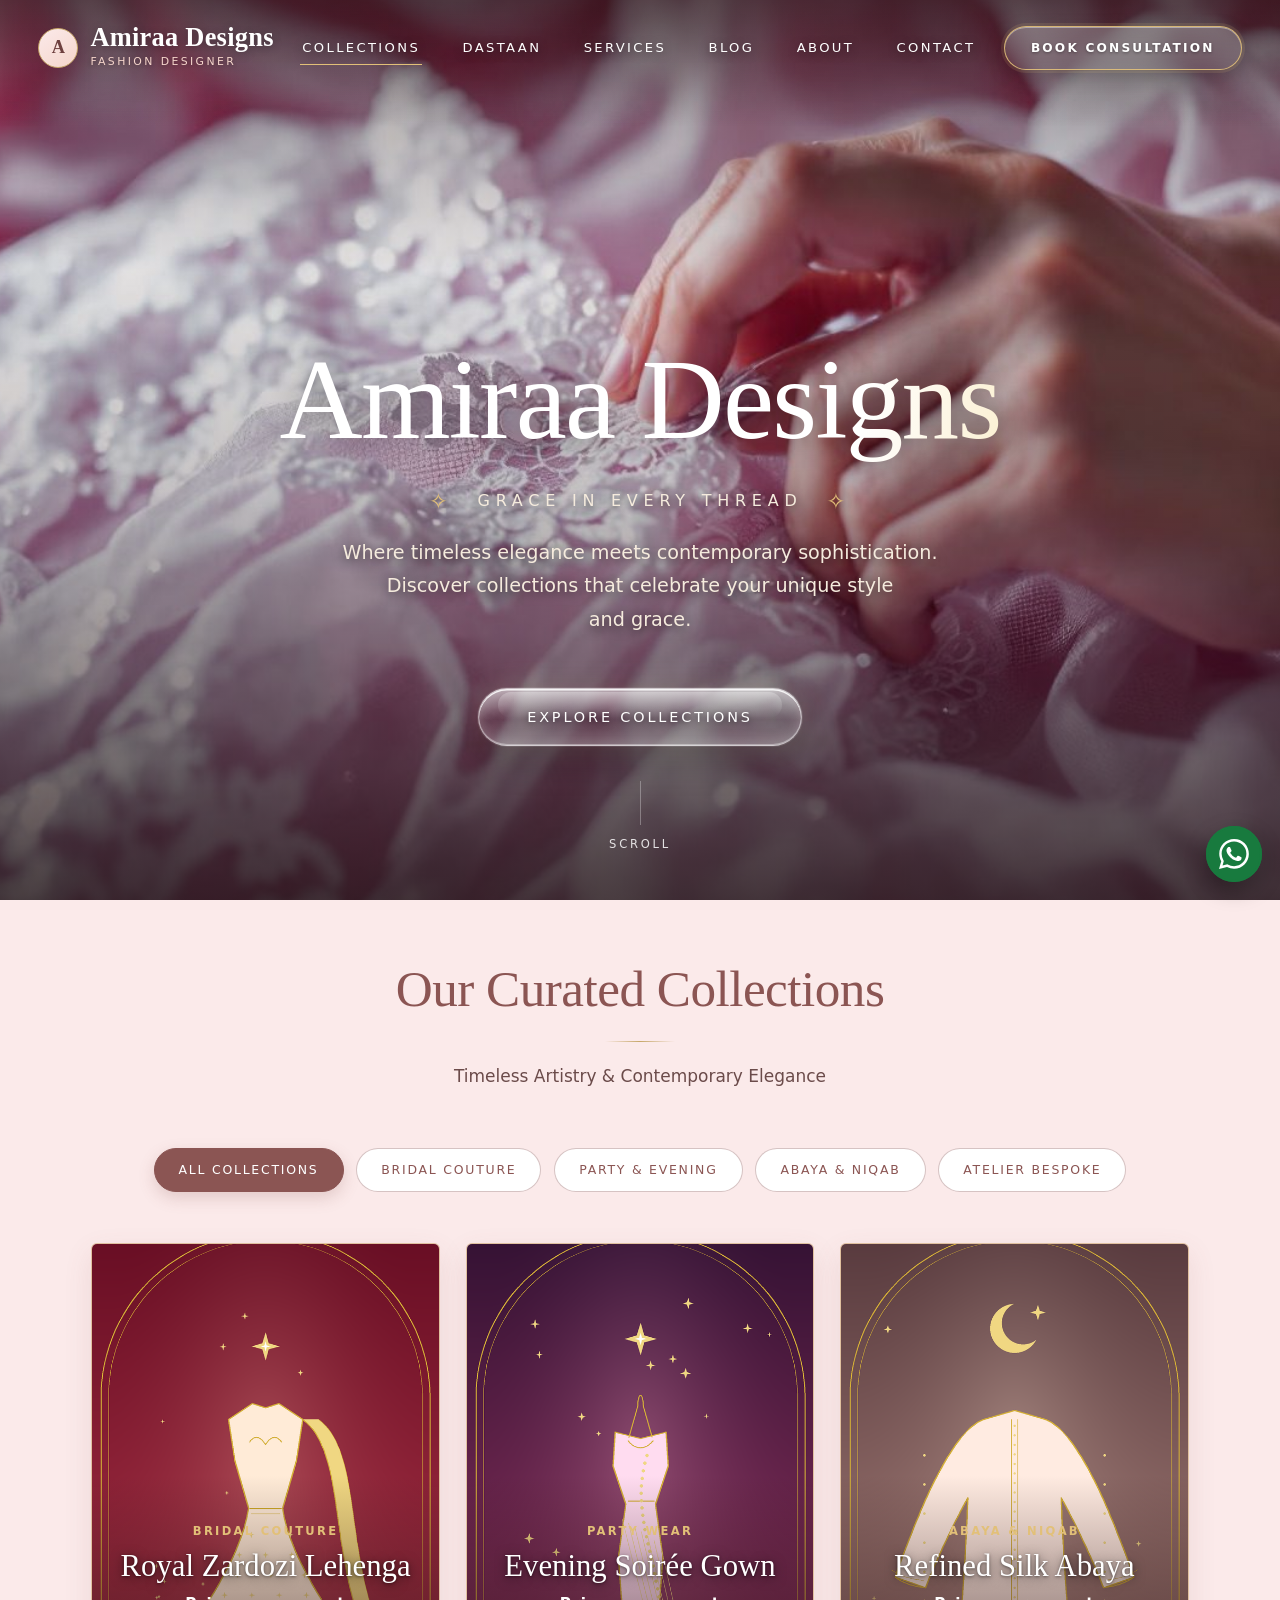
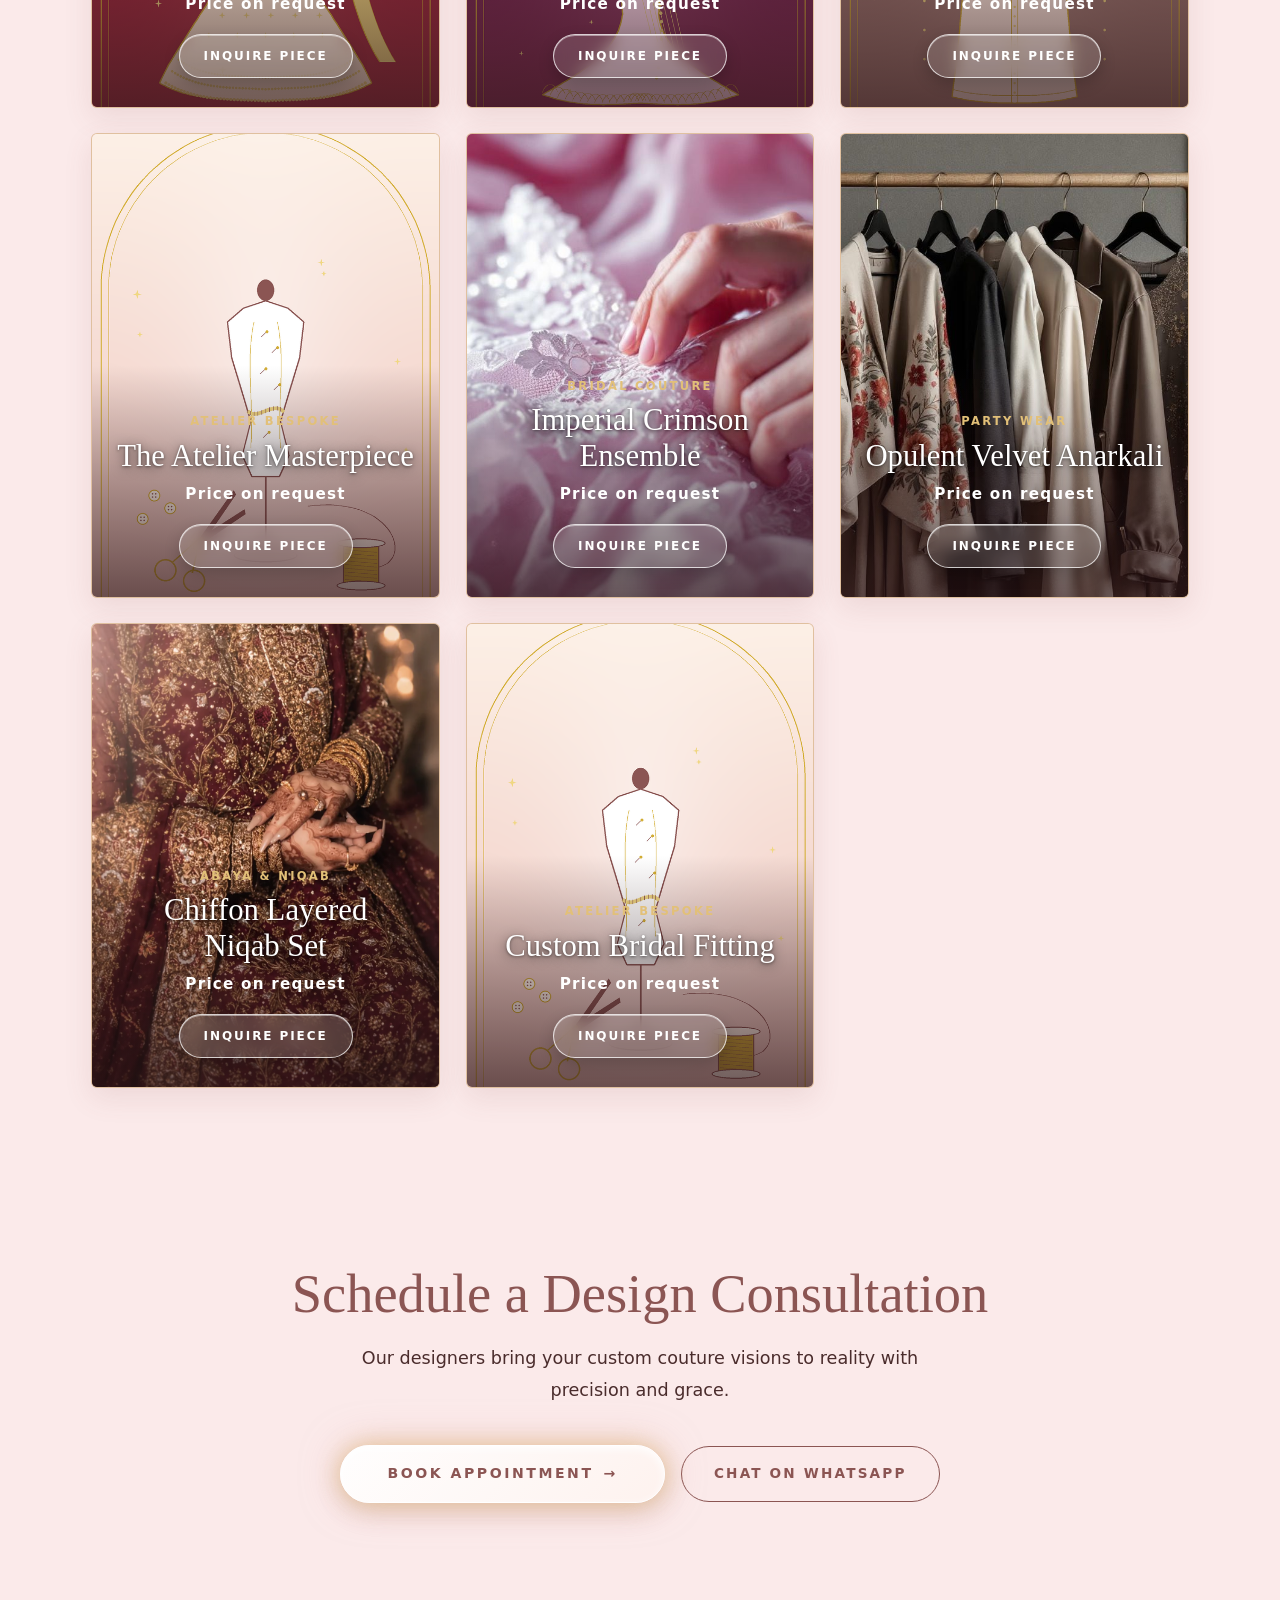
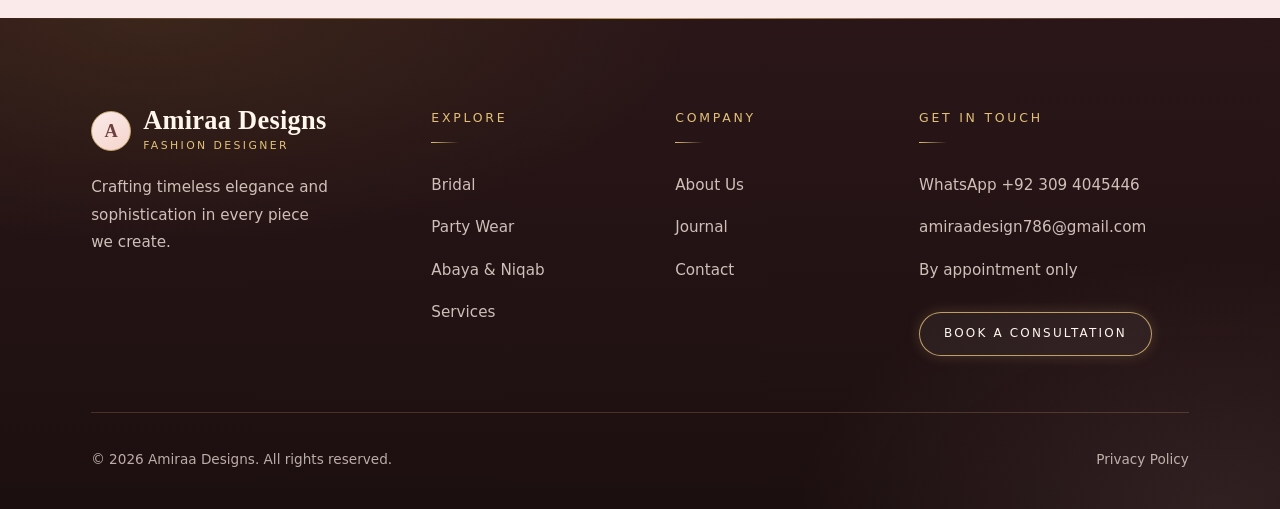
<file: index.html>
<!DOCTYPE html>
<html lang="en">

<head>
  <meta charset="UTF-8" />
  <meta http-equiv="Content-Security-Policy" content="default-src 'self'; script-src 'self'; style-src 'self' 'unsafe-inline' https://fonts.googleapis.com; font-src https://fonts.gstatic.com; img-src 'self' data:; connect-src 'self'; form-action 'self'; base-uri 'self'; object-src 'none'" />
  <meta property="og:type" content="website" />
  <meta property="og:site_name" content="Amiraa Designs" />
  <meta property="og:title" content="Curated Collections – Amiraa Designs | Bridal, Party & Modest Wear" />
  <meta property="og:description" content="Explore the exquisite collections at Amiraa Designs. From luxurious bridal gowns to sophisticated party wear and refined abayas, find your perfect expression of grace." />
  <meta property="og:image" content="https://YOUR-DOMAIN.com/images/imperial-crimson-ensemble.jpg" />
  <meta property="og:url" content="https://YOUR-DOMAIN.com/" />
  <meta name="twitter:card" content="summary_large_image" />
  <link rel="icon" href="favicon.svg" type="image/svg+xml" />
  <meta name="viewport" content="width=device-width, initial-scale=1.0" />
  <meta name="theme-color" content="#8B5553" />
  <meta name="description" content="Explore the exquisite collections at Amiraa Designs. From luxurious bridal gowns to sophisticated party wear and refined abayas, find your perfect expression of grace." />
  <meta name="keywords" content="bridal collection, party wear fashion, luxury abayas, designer niqabs, modest fashion collections, Amiraa Designs" />
  <title>Curated Collections – Amiraa Designs | Bridal, Party & Modest Wear</title>
  <link rel="preconnect" href="https://fonts.googleapis.com">
  <link rel="preconnect" href="https://fonts.gstatic.com" crossorigin>
  <link href="https://fonts.googleapis.com/css2?family=Playfair+Display:ital,wght@0,400;0,500;0,600;0,700;1,400&family=Poppins:wght@300;400;500;600&display=swap" rel="stylesheet">
  <link rel="preload" as="image" href="images/imperial-crimson-ensemble.jpg" fetchpriority="high">
  <link rel="stylesheet" href="assets/css/style.css">
  <link rel="stylesheet" href="assets/css/fx.css">
  <noscript><style>/*ReduceNoJs*/#splash-screen{display:none !important}body.no-scroll{overflow:auto}.reveal{opacity:1 !important;transform:none !important}.hero-content,.hero-title,.hero-subtitle,.hero-desc,.hero-scroll{opacity:1 !important;transform:none !important}</style></noscript>
</head>

<body class="no-scroll">
  <a class="skip-link" href="#main">Skip to content</a>

  <!-- ── SPLASH SCREEN ── -->
  <div id="splash-screen" aria-hidden="true">
    <div class="sparkle-bg"></div>
    <div class="splash-content">
      <div class="splash-logo">Amiraa Designs</div>
      <p class="splash-tagline">Grace in Every Thread</p>
    </div>
    <div class="lehnga-border">
      <svg viewBox="0 0 200 60" aria-hidden="true" focusable="false">
        <defs><linearGradient id="luxeGrad" x1="0" y1="0" x2="1" y2="0"><stop offset="0%" stop-color="#d4af37"/><stop offset="50%" stop-color="#8B5553"/><stop offset="100%" stop-color="#d4af37"/></linearGradient></defs>
        <path d="M0 30 Q 50 0, 100 30 T 200 30" fill="none" stroke="url(#luxeGrad)" stroke-width="1.5"/>
      </svg>
    </div>
  </div>

  <!-- ── NAV ── -->
  <nav id="navbar" aria-label="Main">
    <a href="index.html" class="nav-logo" aria-label="Amiraa Designs – home">
      <span class="nav-logo-icon" aria-hidden="true">A</span>
      <span class="nav-logo-text">
        <strong>Amiraa Designs</strong>
        <span>Fashion Designer</span>
      </span>
    </a>
    <ul class="nav-links">
      <li><a href="index.html" class="active" aria-current="page">Collections</a></li>
      <li><a href="home.html">Dastaan</a></li>
      <li><a href="services.html">Services</a></li>
      <li><a href="blog.html">Blog</a></li>
      <li><a href="about.html">About</a></li>
      <li><a href="contact.html">Contact</a></li>
    </ul>
    <div class="nav-actions">
      <a href="contact.html" class="nav-btn-cta">Book Consultation</a>
      <button class="hamburger" id="hamburger" type="button" aria-label="Open menu" aria-controls="mobileMenu" aria-expanded="false">
        <span></span><span></span><span></span>
      </button>
    </div>
  </nav>

  <div class="mobile-menu" id="mobileMenu" role="region" aria-label="Menu">
    <a href="index.html" aria-current="page">Collections</a>
    <a href="home.html">Dastaan</a>
    <a href="services.html">Services</a>
    <a href="blog.html">Blog</a>
    <a href="about.html">About</a>
    <a href="contact.html">Contact</a>
    <a href="contact.html" class="btn-light">
      <span class="btn-text">Book Consultation <span class="arrow">→</span></span>
    </a>
  </div>

  <main id="main">
  <!-- ── HERO ── -->
  <section id="hero" aria-label="Welcome">
    <div class="sparkle-bg" aria-hidden="true"></div>
    <div class="hero-bg slide-1" aria-hidden="true"></div>
    <div class="hero-bg slide-2" aria-hidden="true"></div>
    <div class="hero-overlay" aria-hidden="true"></div>

    <div class="hero-content">
      <h1 class="hero-title">Amiraa Designs</h1>
      <p class="hero-subtitle">Grace in Every Thread</p>
      <p class="hero-desc">Where timeless elegance meets contemporary sophistication. Discover collections that
        celebrate your unique style and grace.</p>
      <a href="#collections-list" class="btn-primary">
        <span class="btn-text">Explore Collections</span>
        <span class="sparkle-container" aria-hidden="true"><span class="sparkle"></span><span class="sparkle"></span><span class="sparkle"></span><span class="sparkle"></span><span class="sparkle"></span><span class="sparkle"></span><span class="sparkle"></span><span class="sparkle"></span></span>
      </a>
      <div class="hero-scroll" aria-hidden="true">
        <div class="scroll-line"></div>
        <span>Scroll</span>
      </div>
    </div>
  </section>

  <section id="collections-list" aria-labelledby="collections-title">
    <div class="container">
      <div class="section-head reveal">
        <h2 id="collections-title">Our Curated Collections</h2>
        <div class="ornament" aria-hidden="true"><svg viewBox="0 0 24 24"><path d="M12 0l2 8 8 2-8 2-2 8-2-8-8-2 8-2 2-8z"/></svg></div>
        <p class="lead">Timeless Artistry &amp; Contemporary Elegance</p>
      </div>
      <div class="blog-categories reveal" role="group" aria-label="Filter collections">
        <button type="button" class="category-tag active" data-filter="all" aria-pressed="true">All Collections</button>
        <button type="button" class="category-tag" data-filter="bridal" aria-pressed="false">Bridal Couture</button>
        <button type="button" class="category-tag" data-filter="party" aria-pressed="false">Party &amp; Evening</button>
        <button type="button" class="category-tag" data-filter="modest" aria-pressed="false">Abaya &amp; Niqab</button>
        <button type="button" class="category-tag" data-filter="bespoke" aria-pressed="false">Atelier Bespoke</button>
      </div>
      <p class="sr-only" id="collectionsStatus" role="status" aria-live="polite"></p>
      <div class="collections-grid" id="collectionsGrid"><p class="collections-empty">Loading collections…</p></div>
    </div>
  </section>

  <section id="cta">
    <div class="sparkle-bg" aria-hidden="true"></div>
    <div class="container">
      <h2 class="reveal">Schedule a Design Consultation</h2>
      <p class="reveal reveal-delay-1">Our designers bring your custom couture visions to reality with precision and grace.</p>
      <div class="cta-actions reveal reveal-delay-2">
        <a href="contact.html" class="btn-light">
          <span class="btn-text">Book Appointment <span class="arrow" aria-hidden="true">→</span></span>
          <span class="sparkle-container" aria-hidden="true"><div class="sparkle"></div><div class="sparkle"></div><div class="sparkle"></div><div class="sparkle"></div><div class="sparkle"></div><div class="sparkle"></div><div class="sparkle"></div><div class="sparkle"></div><div class="sparkle"></div><div class="sparkle"></div></span>
        </a>
        <a href="https://wa.me/923094045446?text=Hello%20Amiraa%20Designs%2C%20I%20would%20like%20to%20ask%20about%20your%20designs." class="btn-ghost" target="_blank" rel="noopener noreferrer">Chat on WhatsApp<span class="sr-only"> (opens in a new tab)</span></a>
      </div>
    </div>
  </section>
</main>

  <footer>
    <div class="container">
      <div class="footer-top">
        <div class="footer-brand">
          <a href="index.html" class="nav-logo" aria-label="Amiraa Designs – home">
            <span class="nav-logo-icon" aria-hidden="true">A</span>
            <span class="nav-logo-text">
              <strong>Amiraa Designs</strong>
              <span>Fashion Designer</span>
            </span>
          </a>
          <p>Crafting timeless elegance and sophistication in every piece we create.</p>
        </div>
        <div class="footer-col">
          <h3>Explore</h3>
          <ul>
            <li><a href="index.html?cat=bridal#collections-list">Bridal</a></li>
            <li><a href="index.html?cat=party#collections-list">Party Wear</a></li>
            <li><a href="index.html?cat=modest#collections-list">Abaya &amp; Niqab</a></li>
            <li><a href="services.html">Services</a></li>
          </ul>
        </div>
        <div class="footer-col">
          <h3>Company</h3>
          <ul>
            <li><a href="about.html">About Us</a></li>
            <li><a href="blog.html">Journal</a></li>
            <li><a href="contact.html">Contact</a></li>
          </ul>
        </div>
        <div class="footer-col">
          <h3>Get in Touch</h3>
          <ul>
            <li><a href="https://wa.me/923094045446" target="_blank" rel="noopener noreferrer">WhatsApp +92 309 4045446<span class="sr-only"> (opens in a new tab)</span></a></li>
            <li><a href="mailto:amiraadesign786@gmail.com">amiraadesign786@gmail.com</a></li>
            <li><span>By appointment only</span></li>
          </ul>
          <a class="footer-cta" href="contact.html">Book a Consultation</a>
        </div>
      </div>
      <div class="footer-bottom">
        <p>© 2026 Amiraa Designs. All rights reserved.</p>
        <div class="footer-links">
          <a href="privacy.html">Privacy Policy</a>
        </div>
      </div>
    </div>
  </footer>

  <script src="assets/js/script.js"></script>
  <script src="assets/js/fx.js"></script>
  <script src="assets/js/content.js"></script>
</body>

</html>
</file>
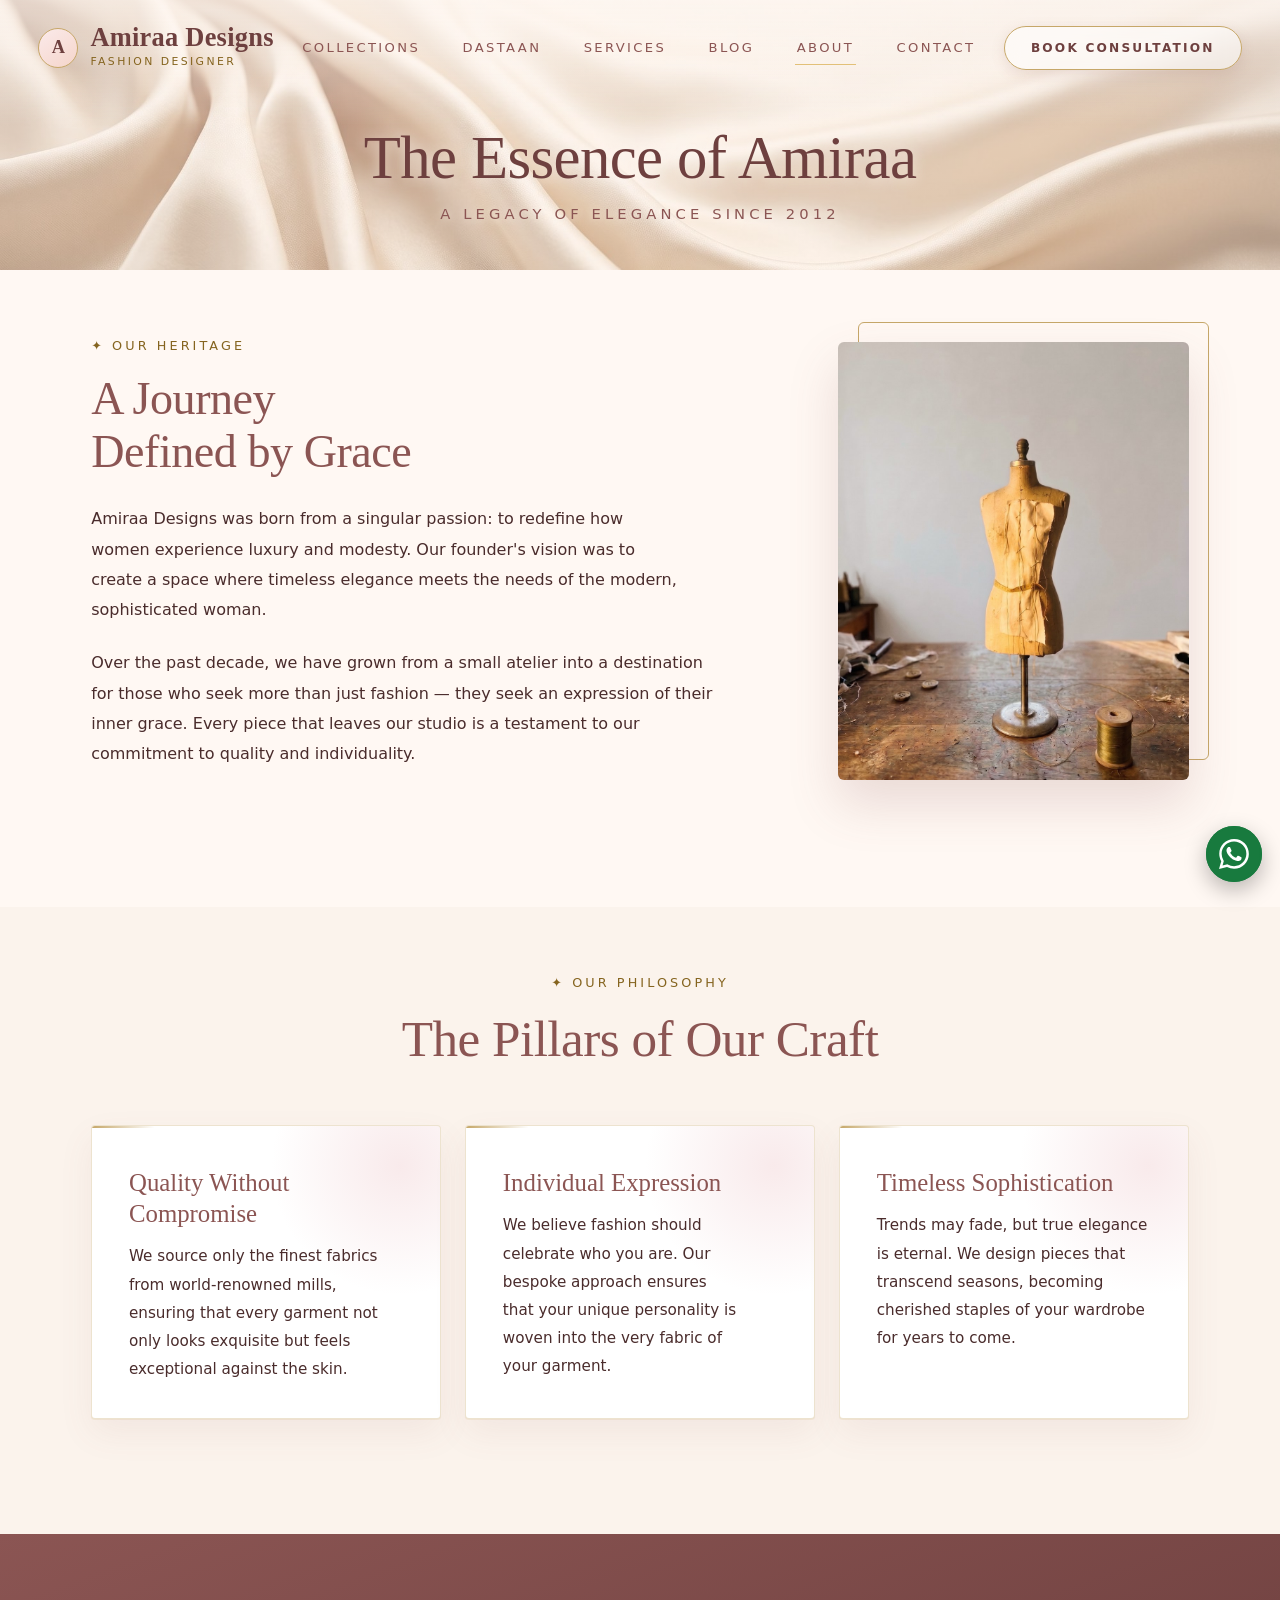
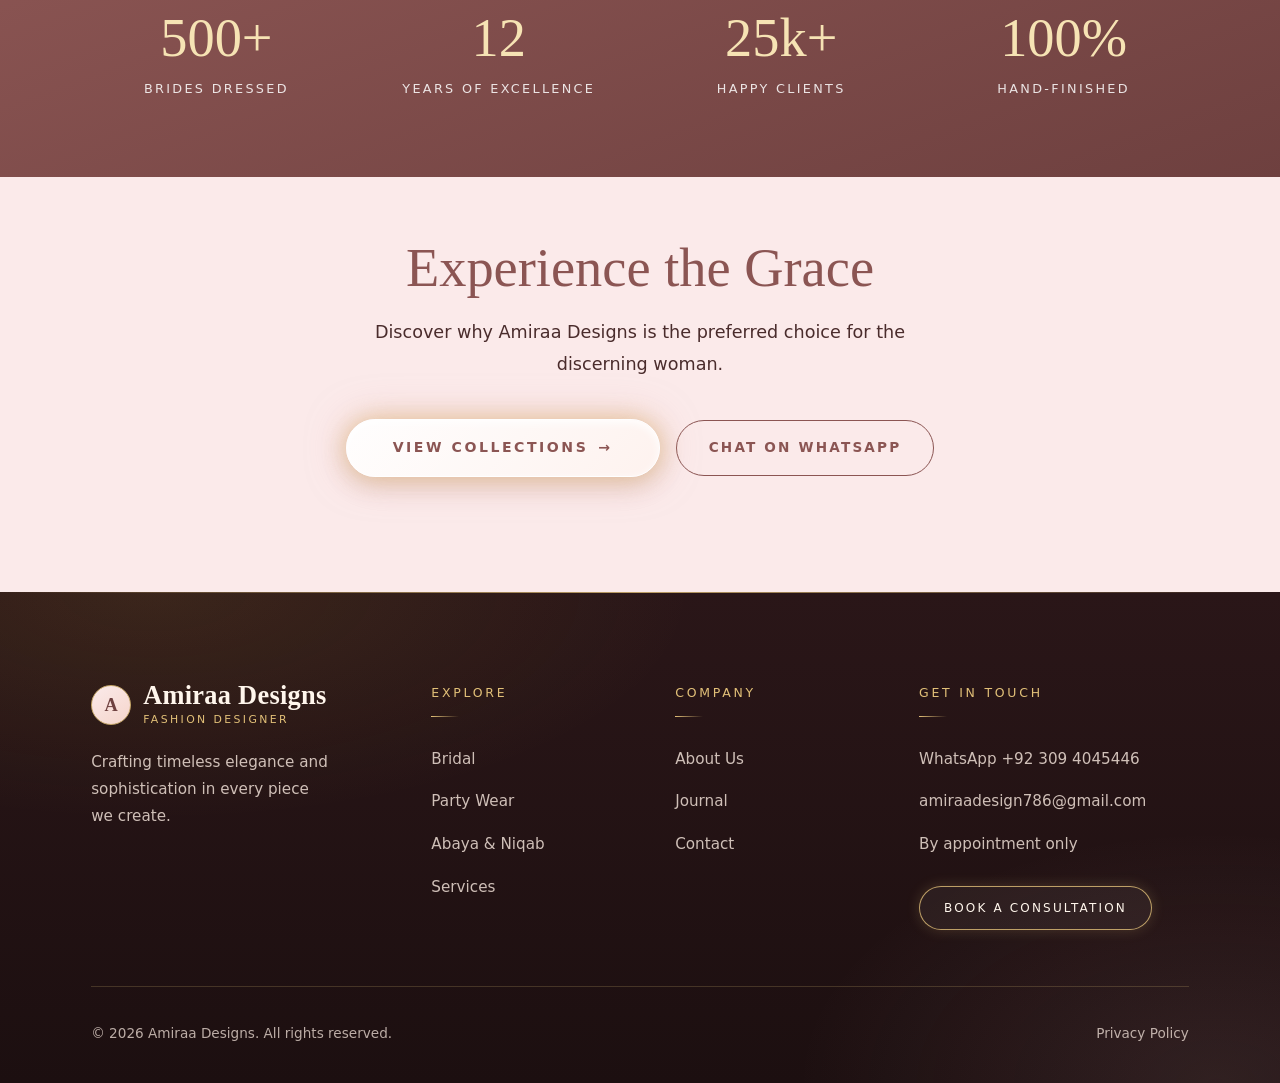
<file: about.html>
<!DOCTYPE html>
<html lang="en">

<head>
  <meta charset="UTF-8" />
  <meta http-equiv="Content-Security-Policy" content="default-src 'self'; script-src 'self'; style-src 'self' 'unsafe-inline' https://fonts.googleapis.com; font-src https://fonts.gstatic.com; img-src 'self' data:; connect-src 'self'; form-action 'self'; base-uri 'self'; object-src 'none'" />
  <meta property="og:type" content="website" />
  <meta property="og:site_name" content="Amiraa Designs" />
  <meta property="og:title" content="Our Story & Heritage – Amiraa Designs | Crafting Timeless Grace" />
  <meta property="og:description" content="Learn about the legacy of Amiraa Designs. Founded on principles of grace, quality, and timeless elegance, we create fashion that celebrates individuality." />
  <meta property="og:image" content="https://YOUR-DOMAIN.com/images/imperial-crimson-ensemble.jpg" />
  <meta property="og:url" content="https://YOUR-DOMAIN.com/about" />
  <meta name="twitter:card" content="summary_large_image" />
  <link rel="icon" href="favicon.svg" type="image/svg+xml" />
  <meta name="viewport" content="width=device-width, initial-scale=1.0" />
  <meta name="theme-color" content="#8B5553" />
  <meta name="description" content="Learn about the legacy of Amiraa Designs. Founded on principles of grace, quality, and timeless elegance, we create fashion that celebrates individuality." />
  <meta name="keywords" content="about Amiraa Designs, fashion designer story, luxury fashion brand legacy, bespoke tailoring philosophy" />
  <title>Our Story & Heritage – Amiraa Designs | Crafting Timeless Grace</title>
  <link rel="preconnect" href="https://fonts.googleapis.com">
  <link rel="preconnect" href="https://fonts.gstatic.com" crossorigin>
  <link href="https://fonts.googleapis.com/css2?family=Playfair+Display:ital,wght@0,400;0,500;0,600;0,700;1,400&family=Poppins:wght@300;400;500;600&display=swap" rel="stylesheet">
  <link rel="stylesheet" href="assets/css/style.css">
  <link rel="stylesheet" href="assets/css/fx.css">
  <noscript><style>/*ReduceNoJs*/#splash-screen{display:none !important}body.no-scroll{overflow:auto}.reveal{opacity:1 !important;transform:none !important}.hero-content,.hero-title,.hero-subtitle,.hero-desc,.hero-scroll{opacity:1 !important;transform:none !important}</style></noscript>
</head>

<body>
  <a class="skip-link" href="#main">Skip to content</a>

  <nav id="navbar" aria-label="Main">
    <a href="index.html" class="nav-logo" aria-label="Amiraa Designs – home">
      <span class="nav-logo-icon" aria-hidden="true">A</span>
      <span class="nav-logo-text">
        <strong>Amiraa Designs</strong>
        <span>Fashion Designer</span>
      </span>
    </a>
    <ul class="nav-links">
      <li><a href="index.html">Collections</a></li>
      <li><a href="home.html">Dastaan</a></li>
      <li><a href="services.html">Services</a></li>
      <li><a href="blog.html">Blog</a></li>
      <li><a href="about.html" class="active" aria-current="page">About</a></li>
      <li><a href="contact.html">Contact</a></li>
    </ul>
    <div class="nav-actions">
      <a href="contact.html" class="nav-btn-cta">Book Consultation</a>
      <button class="hamburger" id="hamburger" type="button" aria-label="Open menu" aria-controls="mobileMenu" aria-expanded="false">
        <span></span><span></span><span></span>
      </button>
    </div>
  </nav>

  <div class="mobile-menu" id="mobileMenu" role="region" aria-label="Menu">
    <a href="index.html">Collections</a>
    <a href="home.html">Dastaan</a>
    <a href="services.html">Services</a>
    <a href="blog.html">Blog</a>
    <a href="about.html" aria-current="page">About</a>
    <a href="contact.html">Contact</a>
    <a href="contact.html" class="btn-light">
      <span class="btn-text">Book Consultation <span class="arrow">→</span></span>
    </a>
  </div>

  <main id="main">

  <header class="page-header">
    <div class="page-header-bg ph-about" aria-hidden="true"></div>
    <div class="page-header-content">
      <h1 class="reveal">The Essence of Amiraa</h1>
      <p class="reveal reveal-delay-1">A Legacy of Elegance Since 2012</p>
    </div>
  </header>

  <section id="legacy" aria-labelledby="heritage-title">
    <div class="container">
      <div class="legacy-text reveal">
        <div class="label">✦ Our Heritage</div>
        <h2 id="heritage-title">A Journey Defined by Grace</h2>
        <p>Amiraa Designs was born from a singular passion: to redefine how women experience luxury and modesty. Our founder's vision was to create a space where timeless elegance meets the needs of the modern, sophisticated woman.</p>
        <p>Over the past decade, we have grown from a small atelier into a destination for those who seek more than just fashion — they seek an expression of their inner grace. Every piece that leaves our studio is a testament to our commitment to quality and individuality.</p>
      </div>
      <div class="legacy-image reveal reveal-delay-2">
        <img src="images/about-heritage.jpg" alt="Vintage dress form with pinned fabric, gold thread and buttons on a worn atelier table" width="800" height="1000" loading="lazy" decoding="async">
      </div>
    </div>
  </section>

  <section id="philosophy">
    <div class="container">
      <div class="section-head reveal">
        <div class="label">✦ Our Philosophy</div>
        <h2>The Pillars of Our Craft</h2>
      </div>
      <div class="services-grid">
        <article class="service-card reveal">
          <h3>Quality Without Compromise</h3>
          <p>We source only the finest fabrics from world-renowned mills, ensuring that every garment not only looks exquisite but feels exceptional against the skin.</p>
        </article>
        <article class="service-card reveal reveal-delay-1">
          <h3>Individual Expression</h3>
          <p>We believe fashion should celebrate who you are. Our bespoke approach ensures that your unique personality is woven into the very fabric of your garment.</p>
        </article>
        <article class="service-card reveal reveal-delay-2">
          <h3>Timeless Sophistication</h3>
          <p>Trends may fade, but true elegance is eternal. We design pieces that transcend seasons, becoming cherished staples of your wardrobe for years to come.</p>
        </article>
      </div>
    </div>
  </section>

  <section id="stats" aria-label="Amiraa Designs in numbers">
    <div class="container">
      <div class="reveal">
        <div class="stat-number">500+</div>
        <div class="stat-label">Brides Dressed</div>
      </div>
      <div class="reveal reveal-delay-1">
        <div class="stat-number">12</div>
        <div class="stat-label">Years of Excellence</div>
      </div>
      <div class="reveal reveal-delay-2">
        <div class="stat-number">25k+</div>
        <div class="stat-label">Happy Clients</div>
      </div>
      <div class="reveal reveal-delay-3">
        <div class="stat-number">100%</div>
        <div class="stat-label">Hand-Finished</div>
      </div>
    </div>
  </section>

  <section id="cta">
    <div class="sparkle-bg" aria-hidden="true"></div>
    <div class="container">
      <h2 class="reveal">Experience the Grace</h2>
      <p class="reveal reveal-delay-1">Discover why Amiraa Designs is the preferred choice for the discerning woman.</p>
      <div class="cta-actions reveal reveal-delay-2">
        <a href="index.html" class="btn-light">
          <span class="btn-text">View Collections <span class="arrow" aria-hidden="true">→</span></span>
          <span class="sparkle-container" aria-hidden="true"><div class="sparkle"></div><div class="sparkle"></div><div class="sparkle"></div><div class="sparkle"></div><div class="sparkle"></div><div class="sparkle"></div><div class="sparkle"></div><div class="sparkle"></div><div class="sparkle"></div><div class="sparkle"></div></span>
        </a>
        <a href="https://wa.me/923094045446?text=Hello%20Amiraa%20Designs%2C%20I%20would%20like%20to%20ask%20about%20your%20designs." class="btn-ghost" target="_blank" rel="noopener noreferrer">Chat on WhatsApp<span class="sr-only"> (opens in a new tab)</span></a>
      </div>
    </div>
  </section>
  </main>

  <footer>
    <div class="container">
      <div class="footer-top">
        <div class="footer-brand">
          <a href="index.html" class="nav-logo" aria-label="Amiraa Designs – home">
            <span class="nav-logo-icon" aria-hidden="true">A</span>
            <span class="nav-logo-text">
              <strong>Amiraa Designs</strong>
              <span>Fashion Designer</span>
            </span>
          </a>
          <p>Crafting timeless elegance and sophistication in every piece we create.</p>
        </div>
        <div class="footer-col">
          <h3>Explore</h3>
          <ul>
            <li><a href="index.html?cat=bridal#collections-list">Bridal</a></li>
            <li><a href="index.html?cat=party#collections-list">Party Wear</a></li>
            <li><a href="index.html?cat=modest#collections-list">Abaya &amp; Niqab</a></li>
            <li><a href="services.html">Services</a></li>
          </ul>
        </div>
        <div class="footer-col">
          <h3>Company</h3>
          <ul>
            <li><a href="about.html">About Us</a></li>
            <li><a href="blog.html">Journal</a></li>
            <li><a href="contact.html">Contact</a></li>
          </ul>
        </div>
        <div class="footer-col">
          <h3>Get in Touch</h3>
          <ul>
            <li><a href="https://wa.me/923094045446" target="_blank" rel="noopener noreferrer">WhatsApp +92 309 4045446<span class="sr-only"> (opens in a new tab)</span></a></li>
            <li><a href="mailto:amiraadesign786@gmail.com">amiraadesign786@gmail.com</a></li>
            <li><span>By appointment only</span></li>
          </ul>
          <a class="footer-cta" href="contact.html">Book a Consultation</a>
        </div>
      </div>
      <div class="footer-bottom">
        <p>© 2026 Amiraa Designs. All rights reserved.</p>
        <div class="footer-links">
          <a href="privacy.html">Privacy Policy</a>
        </div>
      </div>
    </div>
  </footer>

  <script src="assets/js/script.js"></script>
  <script src="assets/js/fx.js"></script>
</body>

</html>
</file>
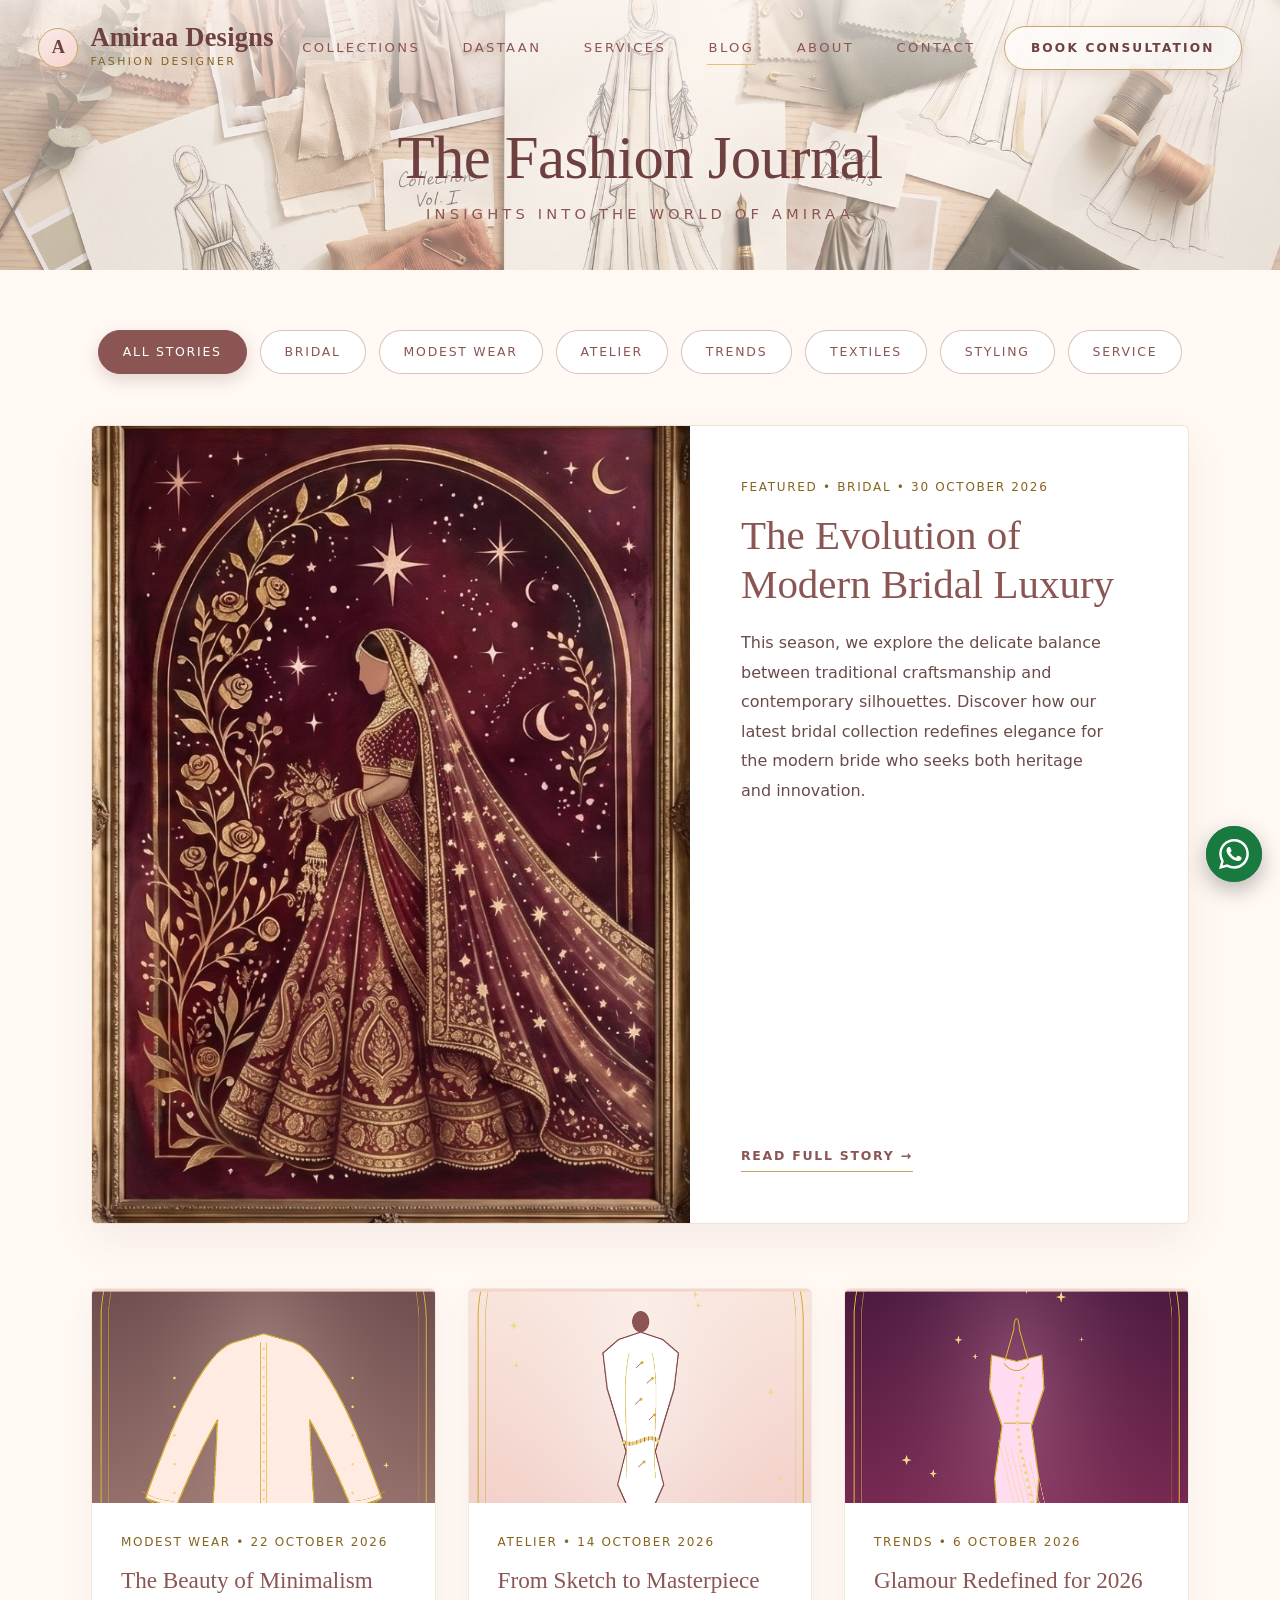
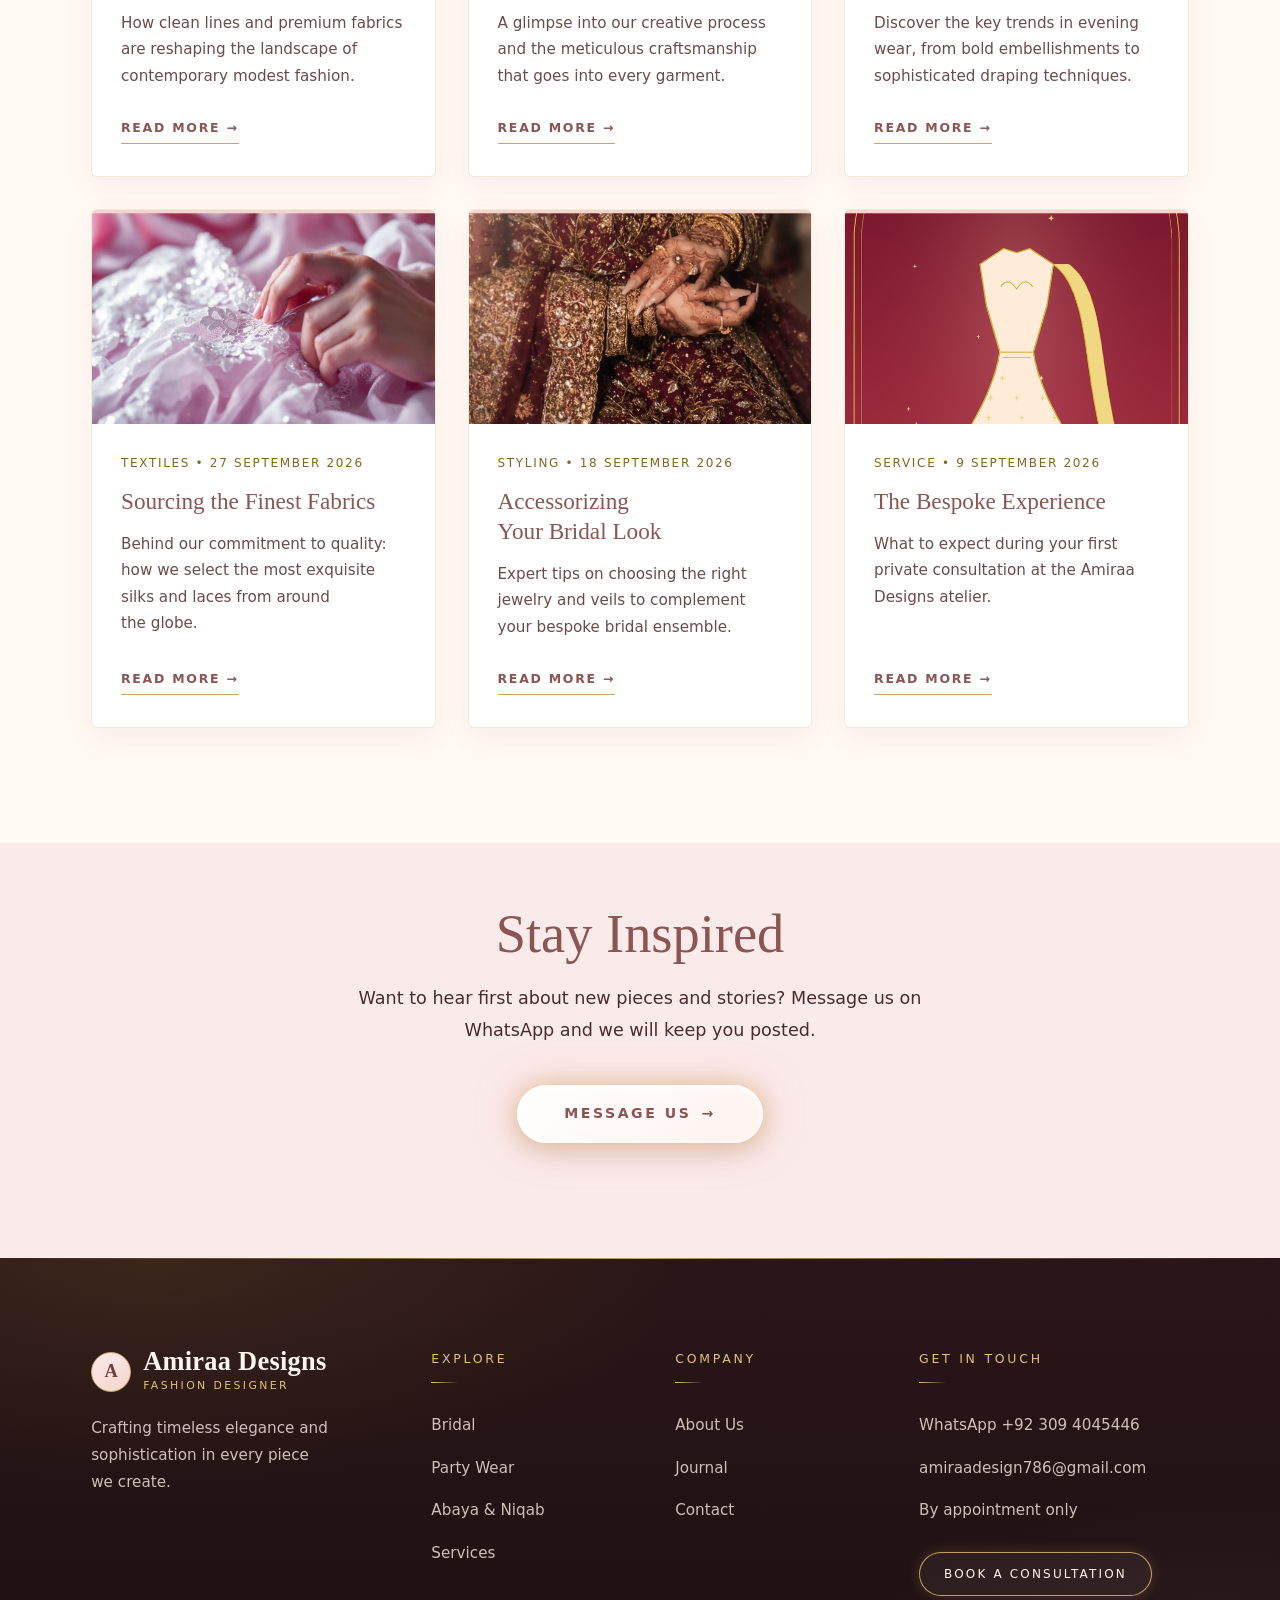
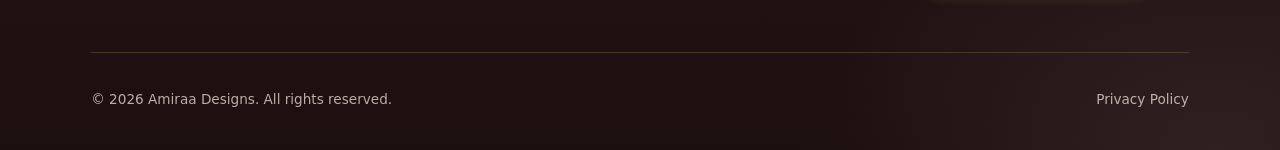
<file: blog.html>
<!DOCTYPE html>
<html lang="en">

<head>
  <meta charset="UTF-8" />
  <meta http-equiv="Content-Security-Policy" content="default-src 'self'; script-src 'self'; style-src 'self' 'unsafe-inline' https://fonts.googleapis.com; font-src https://fonts.gstatic.com; img-src 'self' data:; connect-src 'self'; form-action 'self'; base-uri 'self'; object-src 'none'" />
  <meta property="og:type" content="website" />
  <meta property="og:site_name" content="Amiraa Designs" />
  <meta property="og:title" content="The Fashion Journal – Amiraa Designs | Stories of Elegance" />
  <meta property="og:description" content="Explore the Amiraa Designs Blog for the latest fashion trends, luxury bridal tips, and stories from our atelier. Your destination for elegance." />
  <meta property="og:image" content="https://YOUR-DOMAIN.com/images/imperial-crimson-ensemble.jpg" />
  <meta property="og:url" content="https://YOUR-DOMAIN.com/blog" />
  <meta name="twitter:card" content="summary_large_image" />
  <link rel="icon" href="favicon.svg" type="image/svg+xml" />
  <meta name="viewport" content="width=device-width, initial-scale=1.0" />
  <meta name="theme-color" content="#8B5553" />
  <meta name="description" content="Explore the Amiraa Designs Blog for the latest fashion trends, luxury bridal tips, and stories from our atelier. Your destination for elegance." />
  <meta name="keywords" content="fashion journal, bridal blog, luxury fashion trends, modest wear styling, Amiraa Designs" />
  <title>The Fashion Journal – Amiraa Designs | Stories of Elegance</title>
  <link rel="preconnect" href="https://fonts.googleapis.com">
  <link rel="preconnect" href="https://fonts.gstatic.com" crossorigin>
  <link href="https://fonts.googleapis.com/css2?family=Playfair+Display:ital,wght@0,400;0,500;0,600;0,700;1,400&family=Poppins:wght@300;400;500;600&display=swap" rel="stylesheet">
  <link rel="stylesheet" href="assets/css/style.css">
  <link rel="stylesheet" href="assets/css/fx.css">
  <noscript><style>/*ReduceNoJs*/#splash-screen{display:none !important}body.no-scroll{overflow:auto}.reveal{opacity:1 !important;transform:none !important}.hero-content,.hero-title,.hero-subtitle,.hero-desc,.hero-scroll{opacity:1 !important;transform:none !important}</style></noscript>
</head>

<body>
  <a class="skip-link" href="#main">Skip to content</a>

  <nav id="navbar" aria-label="Main">
    <a href="index.html" class="nav-logo" aria-label="Amiraa Designs – home">
      <span class="nav-logo-icon" aria-hidden="true">A</span>
      <span class="nav-logo-text">
        <strong>Amiraa Designs</strong>
        <span>Fashion Designer</span>
      </span>
    </a>
    <ul class="nav-links">
      <li><a href="index.html">Collections</a></li>
      <li><a href="home.html">Dastaan</a></li>
      <li><a href="services.html">Services</a></li>
      <li><a href="blog.html" class="active" aria-current="page">Blog</a></li>
      <li><a href="about.html">About</a></li>
      <li><a href="contact.html">Contact</a></li>
    </ul>
    <div class="nav-actions">
      <a href="contact.html" class="nav-btn-cta">Book Consultation</a>
      <button class="hamburger" id="hamburger" type="button" aria-label="Open menu" aria-controls="mobileMenu" aria-expanded="false">
        <span></span><span></span><span></span>
      </button>
    </div>
  </nav>

  <div class="mobile-menu" id="mobileMenu" role="region" aria-label="Menu">
    <a href="index.html">Collections</a>
    <a href="home.html">Dastaan</a>
    <a href="services.html">Services</a>
    <a href="blog.html" aria-current="page">Blog</a>
    <a href="about.html">About</a>
    <a href="contact.html">Contact</a>
    <a href="contact.html" class="btn-light">
      <span class="btn-text">Book Consultation <span class="arrow">→</span></span>
    </a>
  </div>

  <main id="main">
  <header class="page-header">
    <div class="page-header-bg ph-blog" aria-hidden="true"></div>
    <div class="page-header-content">
      <h1 class="reveal">The Fashion Journal</h1>
      <p class="reveal reveal-delay-1">Insights into the World of Amiraa</p>
    </div>
  </header>

  <section id="blog-content" aria-label="Journal stories">
    <div class="container">
      <div class="blog-categories reveal visible" id="blogCats" role="group" aria-label="Filter stories"></div>
      <div id="blogApp"><p class="collections-empty">Loading stories…</p></div>
    </div>
  </section>

  <section id="cta">
    <div class="sparkle-bg" aria-hidden="true"></div>
    <div class="container">
      <h2 class="reveal">Stay Inspired</h2>
      <p class="reveal reveal-delay-1">Want to hear first about new pieces and stories? Message us on WhatsApp and we will keep you posted.</p>
      <div class="cta-actions reveal reveal-delay-2">
        <a href="https://wa.me/923094045446?text=Hello%20Amiraa%20Designs%2C%20please%20keep%20me%20posted%20about%20new%20pieces%20and%20stories." class="btn-light" target="_blank" rel="noopener noreferrer">
          <span class="btn-text">Message Us <span class="arrow" aria-hidden="true">→</span></span>
          <span class="sparkle-container" aria-hidden="true"><div class="sparkle"></div><div class="sparkle"></div><div class="sparkle"></div><div class="sparkle"></div><div class="sparkle"></div><div class="sparkle"></div><div class="sparkle"></div><div class="sparkle"></div><div class="sparkle"></div><div class="sparkle"></div></span>
        </a>
      </div>
    </div>
  </section>
</main>

  <footer>
    <div class="container">
      <div class="footer-top">
        <div class="footer-brand">
          <a href="index.html" class="nav-logo" aria-label="Amiraa Designs – home">
            <span class="nav-logo-icon" aria-hidden="true">A</span>
            <span class="nav-logo-text">
              <strong>Amiraa Designs</strong>
              <span>Fashion Designer</span>
            </span>
          </a>
          <p>Crafting timeless elegance and sophistication in every piece we create.</p>
        </div>
        <div class="footer-col">
          <h3>Explore</h3>
          <ul>
            <li><a href="index.html?cat=bridal#collections-list">Bridal</a></li>
            <li><a href="index.html?cat=party#collections-list">Party Wear</a></li>
            <li><a href="index.html?cat=modest#collections-list">Abaya &amp; Niqab</a></li>
            <li><a href="services.html">Services</a></li>
          </ul>
        </div>
        <div class="footer-col">
          <h3>Company</h3>
          <ul>
            <li><a href="about.html">About Us</a></li>
            <li><a href="blog.html">Journal</a></li>
            <li><a href="contact.html">Contact</a></li>
          </ul>
        </div>
        <div class="footer-col">
          <h3>Get in Touch</h3>
          <ul>
            <li><a href="https://wa.me/923094045446" target="_blank" rel="noopener noreferrer">WhatsApp +92 309 4045446<span class="sr-only"> (opens in a new tab)</span></a></li>
            <li><a href="mailto:amiraadesign786@gmail.com">amiraadesign786@gmail.com</a></li>
            <li><span>By appointment only</span></li>
          </ul>
          <a class="footer-cta" href="contact.html">Book a Consultation</a>
        </div>
      </div>
      <div class="footer-bottom">
        <p>© 2026 Amiraa Designs. All rights reserved.</p>
        <div class="footer-links">
          <a href="privacy.html">Privacy Policy</a>
        </div>
      </div>
    </div>
  </footer>

  <script src="assets/js/script.js"></script>
  <script src="assets/js/fx.js"></script>
  <script src="assets/js/content.js"></script>
</body>

</html>
</file>
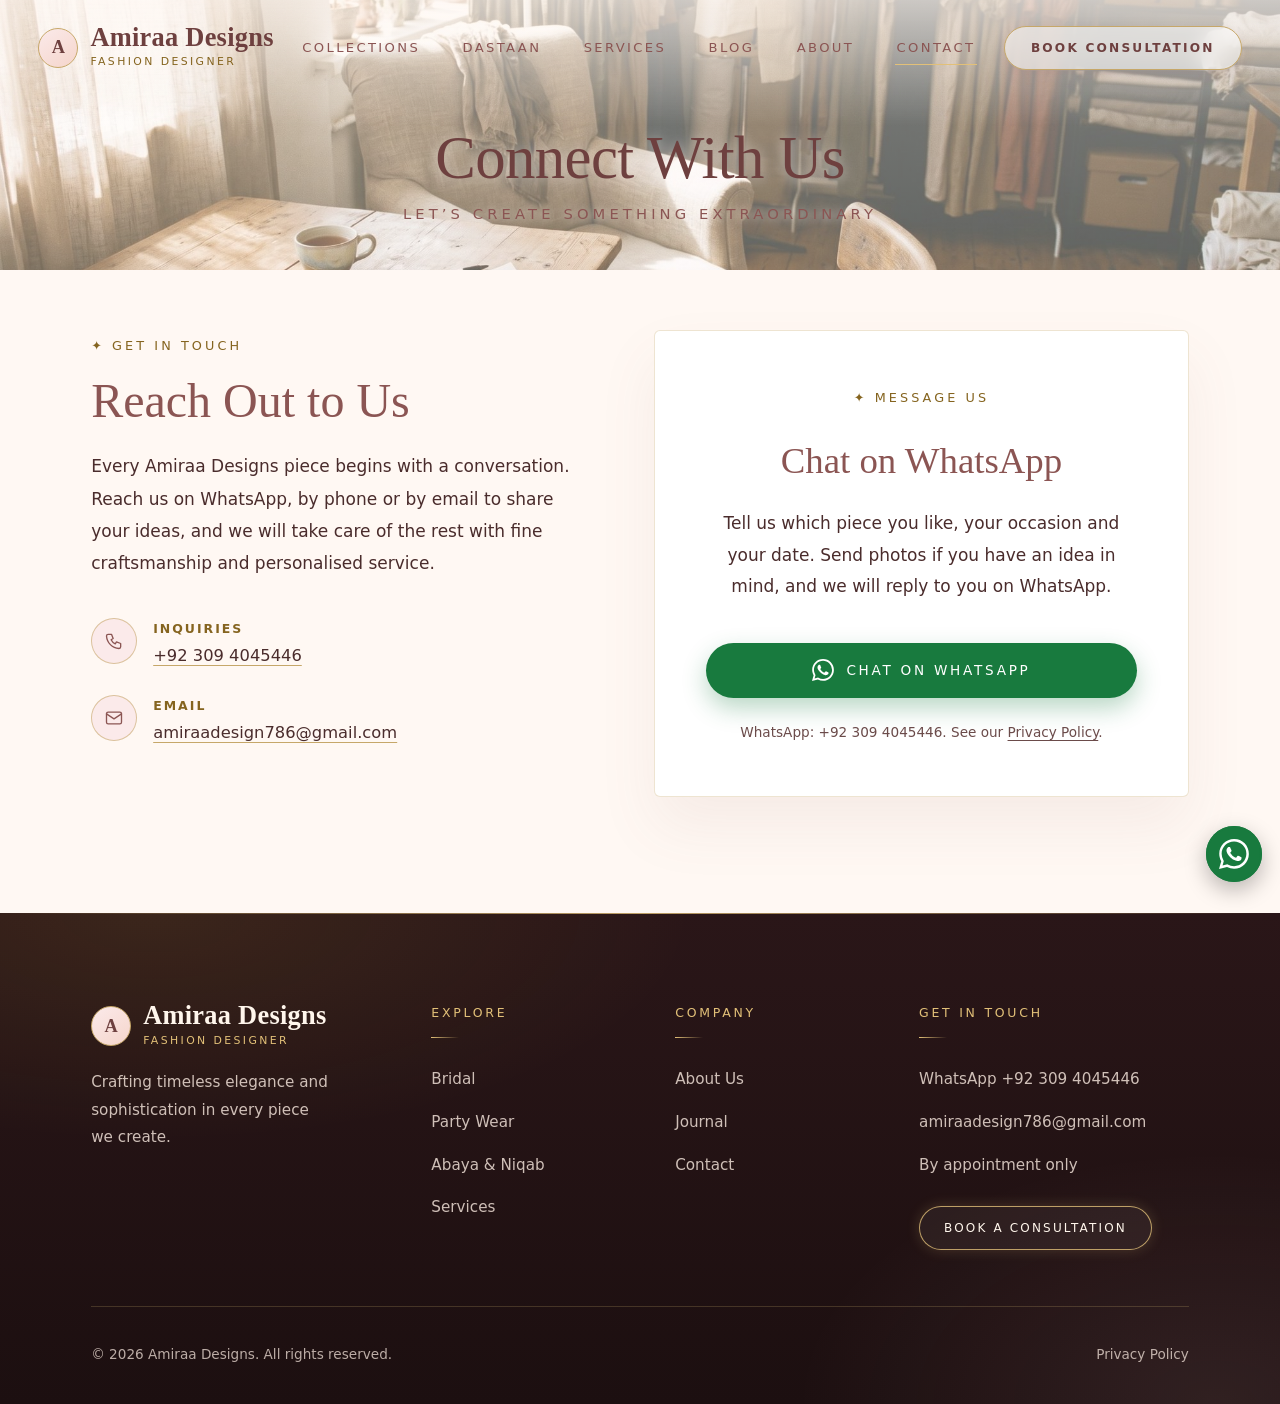
<file: contact.html>
<!DOCTYPE html>
<html lang="en">

<head>
  <meta charset="UTF-8" />
  <meta http-equiv="Content-Security-Policy" content="default-src 'self'; script-src 'self'; style-src 'self' 'unsafe-inline' https://fonts.googleapis.com; font-src https://fonts.gstatic.com; img-src 'self' data:; connect-src 'self'; form-action 'self'; base-uri 'self'; object-src 'none'" />
  <meta property="og:type" content="website" />
  <meta property="og:site_name" content="Amiraa Designs" />
  <meta property="og:title" content="Contact Us – Amiraa Designs | Book Your Private Consultation" />
  <meta property="og:description" content="Get in touch with Amiraa Designs for bespoke fashion consultations, bridal inquiries, and private appointments. Message us on WhatsApp to book your private appointment." />
  <meta property="og:image" content="https://YOUR-DOMAIN.com/images/imperial-crimson-ensemble.jpg" />
  <meta property="og:url" content="https://YOUR-DOMAIN.com/contact" />
  <meta name="twitter:card" content="summary_large_image" />
  <link rel="icon" href="favicon.svg" type="image/svg+xml" />
  <meta name="viewport" content="width=device-width, initial-scale=1.0" />
  <meta name="theme-color" content="#8B5553" />
  <meta name="description" content="Get in touch with Amiraa Designs for bespoke fashion consultations, bridal inquiries, and private appointments. Message us on WhatsApp to book your private appointment." />
  <meta name="keywords" content="contact Amiraa Designs, bridal couture, party wear, abaya, bridal appointment, custom dress inquiry, fashion designer contact" />
  <title>Contact Us – Amiraa Designs | Book Your Private Consultation</title>
  <link rel="preconnect" href="https://fonts.googleapis.com">
  <link rel="preconnect" href="https://fonts.gstatic.com" crossorigin>
  <link href="https://fonts.googleapis.com/css2?family=Playfair+Display:ital,wght@0,400;0,500;0,600;0,700;1,400&family=Poppins:wght@300;400;500;600&display=swap" rel="stylesheet">
  <link rel="stylesheet" href="assets/css/style.css">
  <link rel="stylesheet" href="assets/css/fx.css">
  <noscript><style>/*ReduceNoJs*/#splash-screen{display:none !important}body.no-scroll{overflow:auto}.reveal{opacity:1 !important;transform:none !important}.hero-content,.hero-title,.hero-subtitle,.hero-desc,.hero-scroll{opacity:1 !important;transform:none !important}</style></noscript>
</head>

<body>
  <a class="skip-link" href="#main">Skip to content</a>

  <nav id="navbar" aria-label="Main">
    <a href="index.html" class="nav-logo" aria-label="Amiraa Designs – home">
      <span class="nav-logo-icon" aria-hidden="true">A</span>
      <span class="nav-logo-text">
        <strong>Amiraa Designs</strong>
        <span>Fashion Designer</span>
      </span>
    </a>
    <ul class="nav-links">
      <li><a href="index.html">Collections</a></li>
      <li><a href="home.html">Dastaan</a></li>
      <li><a href="services.html">Services</a></li>
      <li><a href="blog.html">Blog</a></li>
      <li><a href="about.html">About</a></li>
      <li><a href="contact.html" class="active" aria-current="page">Contact</a></li>
    </ul>
    <div class="nav-actions">
      <a href="contact.html" class="nav-btn-cta">Book Consultation</a>
      <button class="hamburger" id="hamburger" type="button" aria-label="Open menu" aria-controls="mobileMenu" aria-expanded="false">
        <span></span><span></span><span></span>
      </button>
    </div>
  </nav>

  <div class="mobile-menu" id="mobileMenu" role="region" aria-label="Menu">
    <a href="index.html">Collections</a>
    <a href="home.html">Dastaan</a>
    <a href="services.html">Services</a>
    <a href="blog.html">Blog</a>
    <a href="about.html">About</a>
    <a href="contact.html" aria-current="page">Contact</a>
    <a href="contact.html" class="btn-light">
      <span class="btn-text">Book Consultation <span class="arrow">→</span></span>
    </a>
  </div>

  <main id="main">
  <header class="page-header">
    <div class="page-header-bg ph-contact" aria-hidden="true"></div>
    <div class="page-header-content">
      <h1 class="reveal">Connect With Us</h1>
      <p class="reveal reveal-delay-1">Let&rsquo;s Create Something Extraordinary</p>
    </div>
  </header>

  <section id="contact" aria-label="Contact details">
    <div class="container">
      <div class="contact-container">
        <div class="contact-info reveal">
          <div class="label">✦ Get In Touch</div>
          <h2>Reach Out to Us</h2>
          <p>Every Amiraa Designs piece begins with a conversation. Reach us on WhatsApp, by phone or by email to share your ideas, and we will take care of the rest with fine craftsmanship and personalised service.</p>
          <ul class="contact-list">
            <li class="contact-item">
              <span class="icon" aria-hidden="true"><svg viewBox="0 0 24 24" fill="none" stroke="currentColor" stroke-width="1.6" stroke-linecap="round" stroke-linejoin="round"><path d="M5 4h4l2 5-2.5 1.5a11 11 0 005 5L15 13l5 2v4a2 2 0 01-2 2A16 16 0 013 6a2 2 0 012-2z"/></svg></span>
              <div><h3>Inquiries</h3><p><a href="tel:+923094045446">+92 309 4045446</a></p></div>
            </li>
            <li class="contact-item">
              <span class="icon" aria-hidden="true"><svg viewBox="0 0 24 24" fill="none" stroke="currentColor" stroke-width="1.6" stroke-linecap="round" stroke-linejoin="round"><rect x="3" y="5" width="18" height="14" rx="2"/><path d="M3 7l9 6 9-6"/></svg></span>
              <div><h3>Email</h3><p><a href="mailto:amiraadesign786@gmail.com">amiraadesign786@gmail.com</a></p></div>
            </li>
          </ul>
        </div>

        <div class="contact-form reveal reveal-delay-1">
          <div class="label">✦ Message Us</div>
          <h2>Chat on WhatsApp</h2>
          <p>Tell us which piece you like, your occasion and your date. Send photos if you have an idea in mind, and we will reply to you on WhatsApp.</p>
          <a href="https://wa.me/923094045446?text=Hello%20Amiraa%20Designs%2C%20I%20would%20like%20to%20ask%20about%20your%20designs." class="btn-submit btn-wa" target="_blank" rel="noopener noreferrer"><svg viewBox="0 0 24 24" fill="currentColor" aria-hidden="true" focusable="false"><path d="M20.52 3.48A11.9 11.9 0 0012.04 0C5.5 0 .2 5.3.2 11.84c0 2.09.55 4.13 1.59 5.93L0 24l6.4-1.68a11.8 11.8 0 005.64 1.44h.01c6.54 0 11.84-5.3 11.84-11.84 0-3.16-1.23-6.13-3.37-8.44zM12.05 21.8h-.01a9.9 9.9 0 01-5.04-1.38l-.36-.21-3.8 1 1.02-3.7-.24-.38a9.84 9.84 0 01-1.51-5.27c0-5.45 4.44-9.88 9.9-9.88 2.64 0 5.12 1.03 6.98 2.9a9.8 9.8 0 012.9 6.99c0 5.45-4.44 9.88-9.84 9.88zm5.42-7.4c-.3-.15-1.76-.87-2.03-.97-.27-.1-.47-.15-.67.15-.2.3-.77.97-.94 1.17-.17.2-.35.22-.65.07-.3-.15-1.26-.46-2.4-1.48-.89-.79-1.49-1.77-1.66-2.07-.17-.3-.02-.46.13-.61.13-.13.3-.35.45-.52.15-.17.2-.3.3-.5.1-.2.05-.37-.02-.52-.07-.15-.67-1.61-.92-2.21-.24-.58-.49-.5-.67-.51h-.57c-.2 0-.52.07-.8.37-.27.3-1.04 1.02-1.04 2.48s1.07 2.88 1.22 3.08c.15.2 2.1 3.2 5.08 4.49.71.31 1.26.49 1.69.63.71.23 1.36.2 1.87.12.57-.08 1.76-.72 2.01-1.41.25-.69.25-1.29.17-1.41-.07-.12-.27-.2-.57-.35z"/></svg>Chat on WhatsApp<span class="sr-only"> (opens in a new tab)</span></a>
          <p class="form-note">WhatsApp: +92 309 4045446. See our <a href="privacy.html">Privacy Policy</a>.</p>
        </div>
      </div>
    </div>
  </section>
</main>

  <footer>
    <div class="container">
      <div class="footer-top">
        <div class="footer-brand">
          <a href="index.html" class="nav-logo" aria-label="Amiraa Designs – home">
            <span class="nav-logo-icon" aria-hidden="true">A</span>
            <span class="nav-logo-text">
              <strong>Amiraa Designs</strong>
              <span>Fashion Designer</span>
            </span>
          </a>
          <p>Crafting timeless elegance and sophistication in every piece we create.</p>
        </div>
        <div class="footer-col">
          <h3>Explore</h3>
          <ul>
            <li><a href="index.html?cat=bridal#collections-list">Bridal</a></li>
            <li><a href="index.html?cat=party#collections-list">Party Wear</a></li>
            <li><a href="index.html?cat=modest#collections-list">Abaya &amp; Niqab</a></li>
            <li><a href="services.html">Services</a></li>
          </ul>
        </div>
        <div class="footer-col">
          <h3>Company</h3>
          <ul>
            <li><a href="about.html">About Us</a></li>
            <li><a href="blog.html">Journal</a></li>
            <li><a href="contact.html">Contact</a></li>
          </ul>
        </div>
        <div class="footer-col">
          <h3>Get in Touch</h3>
          <ul>
            <li><a href="https://wa.me/923094045446" target="_blank" rel="noopener noreferrer">WhatsApp +92 309 4045446<span class="sr-only"> (opens in a new tab)</span></a></li>
            <li><a href="mailto:amiraadesign786@gmail.com">amiraadesign786@gmail.com</a></li>
            <li><span>By appointment only</span></li>
          </ul>
          <a class="footer-cta" href="contact.html">Book a Consultation</a>
        </div>
      </div>
      <div class="footer-bottom">
        <p>© 2026 Amiraa Designs. All rights reserved.</p>
        <div class="footer-links">
          <a href="privacy.html">Privacy Policy</a>
        </div>
      </div>
    </div>
  </footer>

  <script src="assets/js/script.js"></script>
  <script src="assets/js/fx.js"></script>
</body>

</html>
</file>
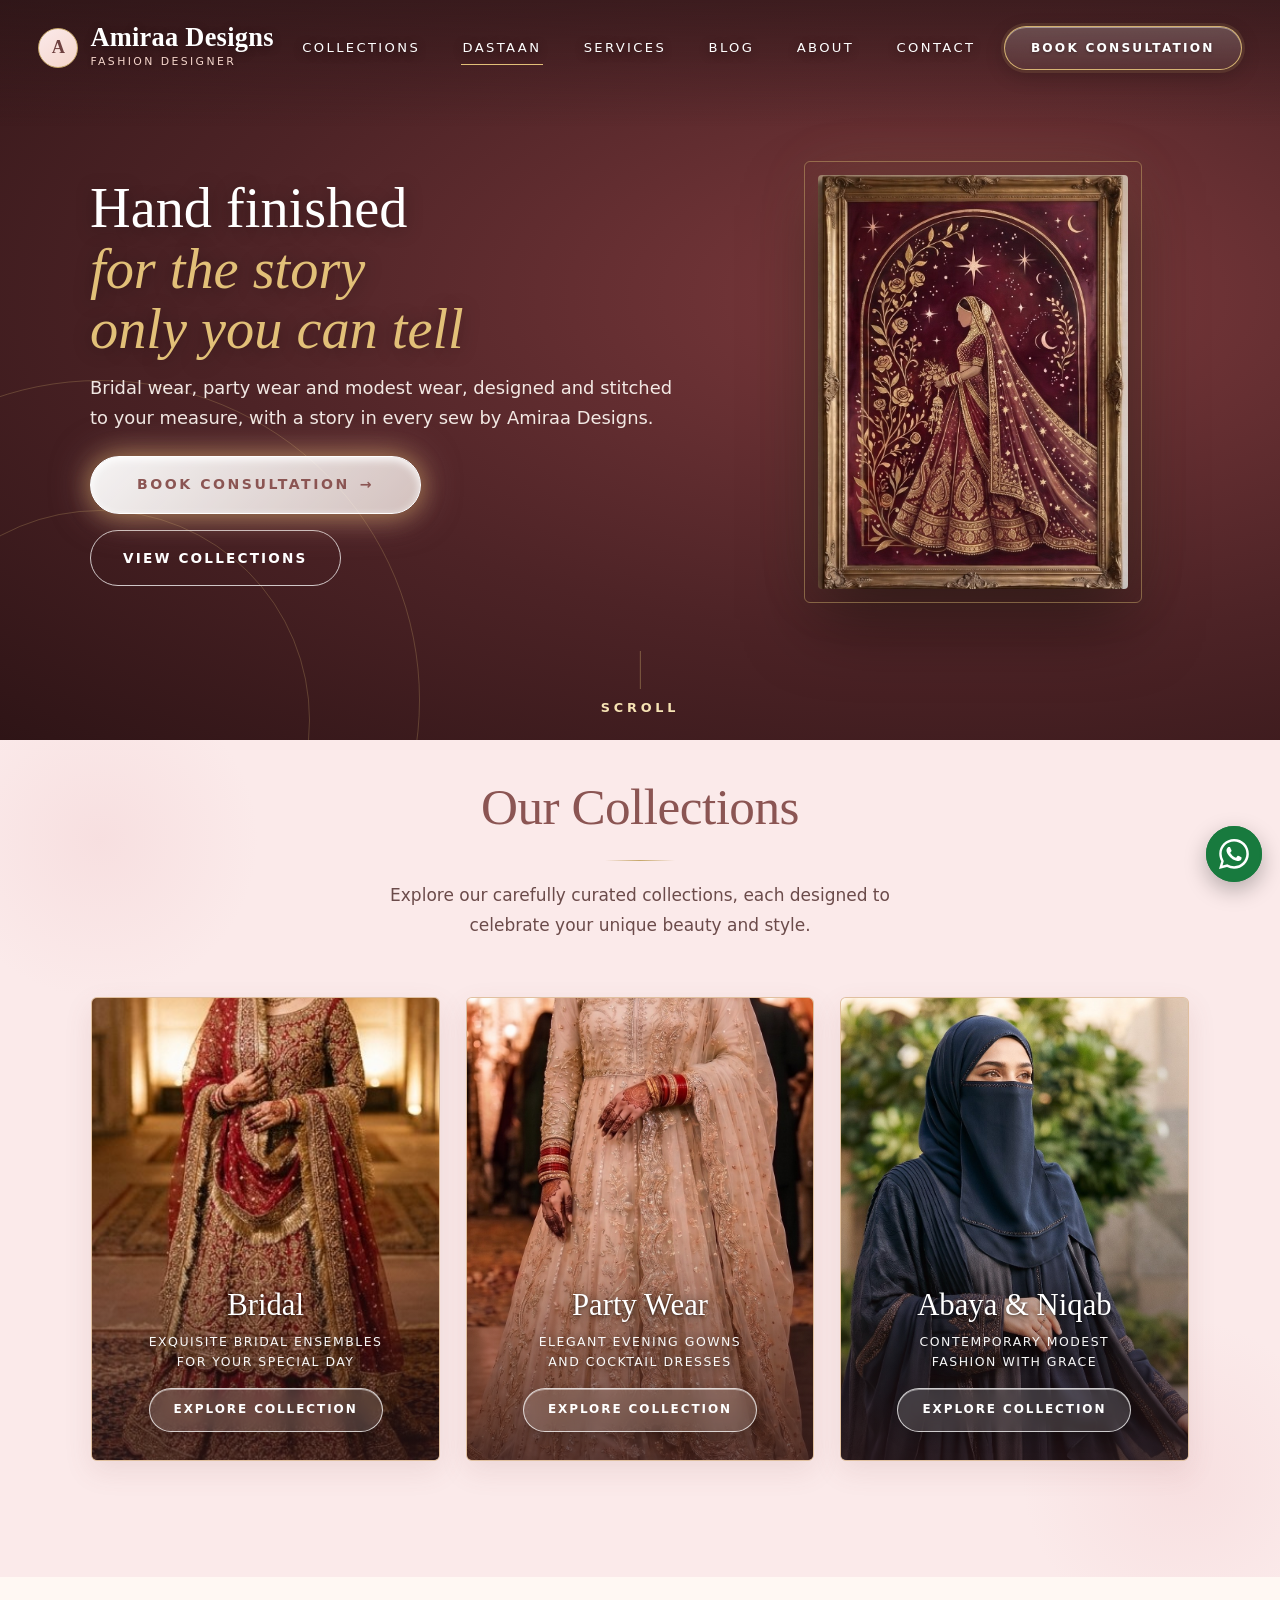
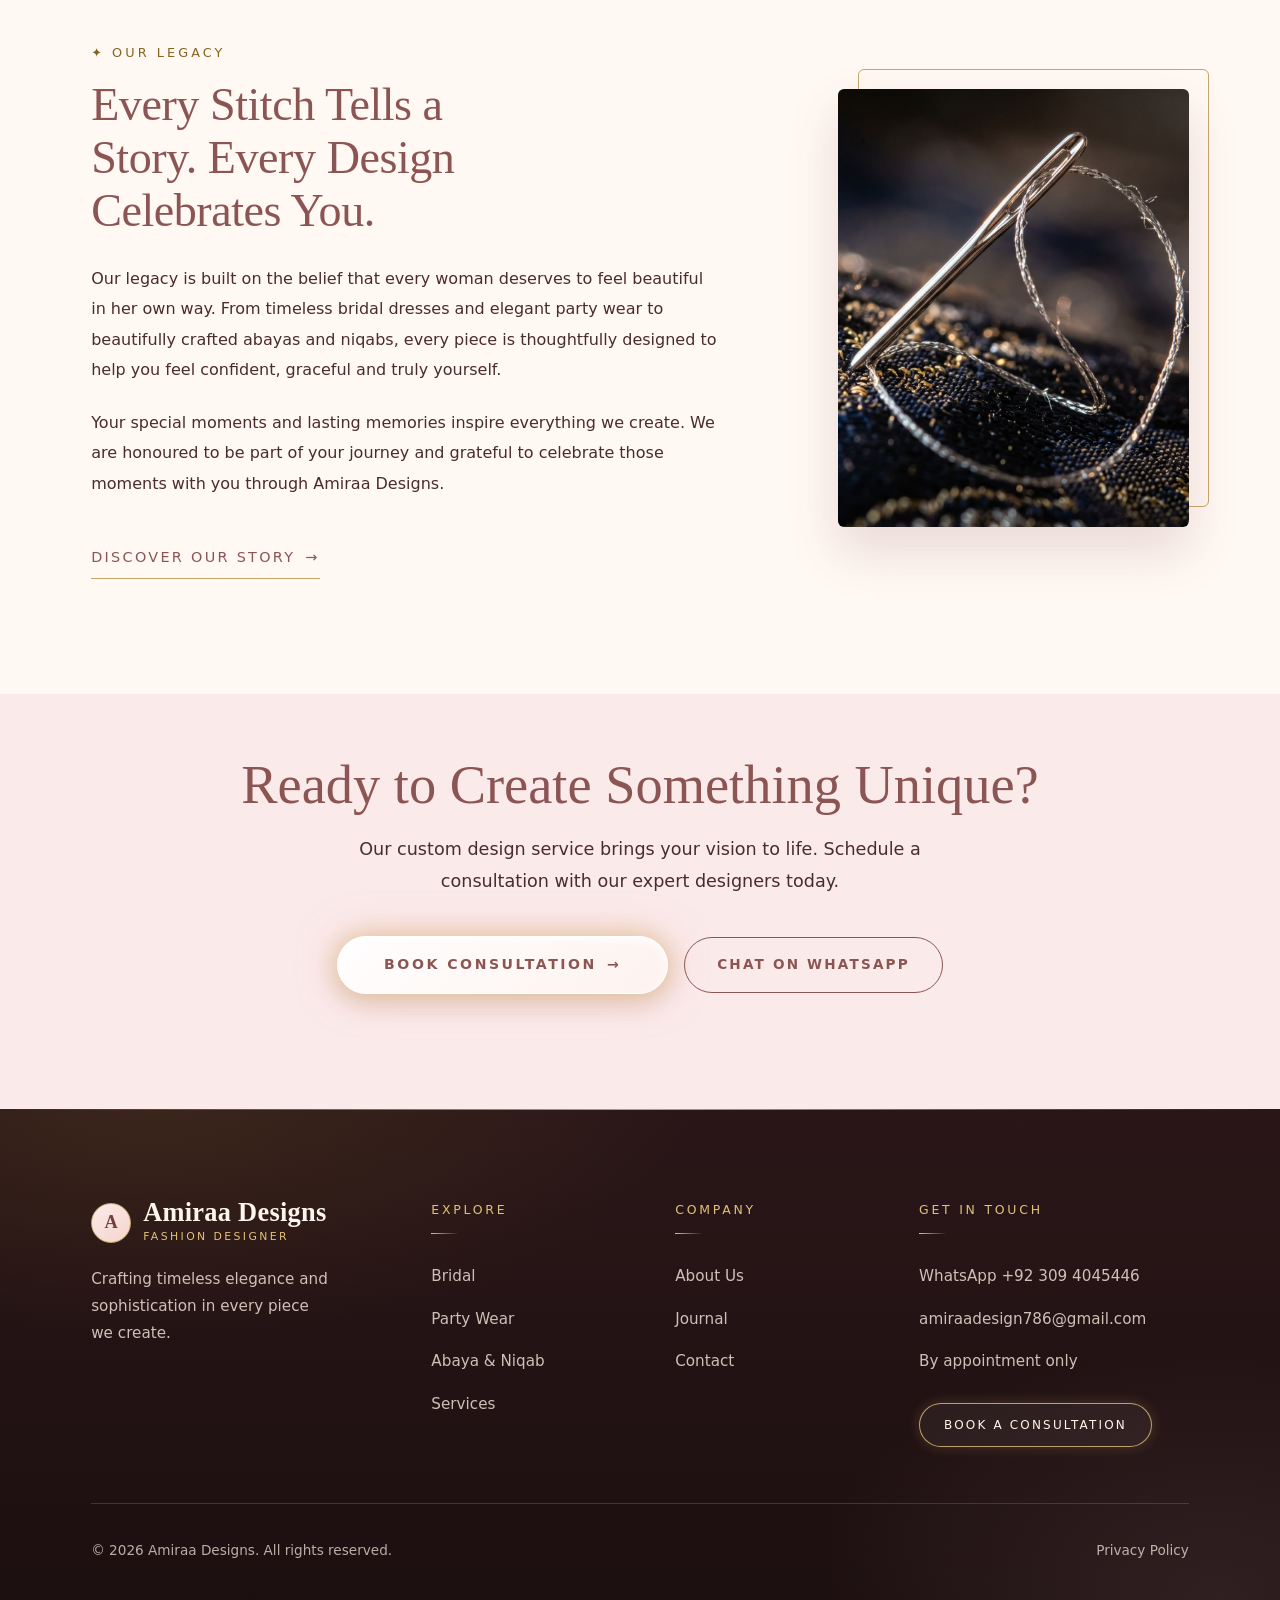
<file: home.html>
<!DOCTYPE html>
<html lang="en">

<head>
  <meta charset="UTF-8" />
  <meta http-equiv="Content-Security-Policy" content="default-src 'self'; script-src 'self'; style-src 'self' 'unsafe-inline' https://fonts.googleapis.com; font-src https://fonts.gstatic.com; img-src 'self' data:; connect-src 'self'; form-action 'self'; base-uri 'self'; object-src 'none'" />
  <meta property="og:type" content="website" />
  <meta property="og:site_name" content="Amiraa Designs" />
  <meta property="og:title" content="Amiraa Designs – Grace in Every Thread" />
  <meta property="og:description" content="Amiraa Designs – bespoke bridal couture, party wear and modest wear. Hand-finished pieces, made to measure." />
  <meta property="og:image" content="https://YOUR-DOMAIN.com/images/imperial-crimson-ensemble.jpg" />
  <meta property="og:url" content="https://YOUR-DOMAIN.com/home" />
  <meta name="twitter:card" content="summary_large_image" />
  <link rel="icon" href="favicon.svg" type="image/svg+xml" />
  <meta name="viewport" content="width=device-width, initial-scale=1.0" />
  <meta name="theme-color" content="#8B5553" />
  <meta name="description" content="Amiraa Designs – bespoke bridal couture, party wear and modest wear. Hand-finished pieces, made to measure." />
  <title>Amiraa Designs – Grace in Every Thread</title>
  <link rel="preconnect" href="https://fonts.googleapis.com">
  <link rel="preconnect" href="https://fonts.gstatic.com" crossorigin>
  <link
    href="https://fonts.googleapis.com/css2?family=Playfair+Display:ital,wght@0,400;0,500;0,600;0,700;1,400&family=Poppins:wght@300;400;500;600&display=swap"
    rel="stylesheet">
  <link rel="preload" as="image" href="images/featured-bridal-art.jpg" fetchpriority="high">
  <link rel="stylesheet" href="assets/css/style.css">
  <link rel="stylesheet" href="assets/css/fx.css">
  
  <noscript><style>/*ReduceNoJs*/#splash-screen{display:none !important}body.no-scroll{overflow:auto}.reveal{opacity:1 !important;transform:none !important}.hero-content,.hero-title,.hero-subtitle,.hero-desc,.hero-scroll{opacity:1 !important;transform:none !important}</style></noscript>
</head>

<body>
  <a class="skip-link" href="#main">Skip to content</a>


  <!-- ── NAV ── -->
  <nav id="navbar" aria-label="Main">
    <a href="index.html" class="nav-logo" aria-label="Amiraa Designs – home">
      <span class="nav-logo-icon" aria-hidden="true">A</span>
      <span class="nav-logo-text">
        <strong>Amiraa Designs</strong>
        <span>Fashion Designer</span>
      </span>
    </a>

    <ul class="nav-links">
      <li><a href="index.html">Collections</a></li>
      <li><a href="home.html" class="active" aria-current="page">Dastaan</a></li>
      <li><a href="services.html">Services</a></li>
      <li><a href="blog.html">Blog</a></li>
      <li><a href="about.html">About</a></li>
      <li><a href="contact.html">Contact</a></li>
    </ul>

    <div class="nav-actions">
      <a href="contact.html" class="nav-btn-cta">Book Consultation</a>
      <button class="hamburger" id="hamburger" type="button" aria-label="Open menu" aria-controls="mobileMenu" aria-expanded="false">
        <span></span><span></span><span></span>
      </button>
    </div>
  </nav>

  <div class="mobile-menu" id="mobileMenu" role="region" aria-label="Menu">
    <a href="index.html">Collections</a>
    <a href="home.html" aria-current="page">Dastaan</a>
    <a href="services.html">Services</a>
    <a href="blog.html">Blog</a>
    <a href="about.html">About</a>
    <a href="contact.html">Contact</a>
    <a href="contact.html" class="btn-light">
      <span class="btn-text">Book Consultation <span class="arrow">→</span></span>
    </a>
  </div>

  <main id="main">
  <!-- ── WELCOME ── -->
  <section id="welcome" aria-label="Welcome">
    <div class="sparkle-bg" aria-hidden="true"></div>
    <div class="welcome-inner">
      <div class="welcome-text">
        <h1 class="reveal reveal-delay-1">Hand finished <em>for the story only you can tell</em></h1>
        <p class="welcome-lead reveal reveal-delay-2">Bridal wear, party wear and modest wear, designed and stitched to your measure, with a story in every sew by Amiraa Designs.</p>
        <div class="welcome-actions reveal reveal-delay-3">
          <a href="contact.html" class="btn-light">
            <span class="btn-text">Book Consultation <span class="arrow" aria-hidden="true">→</span></span>
            <span class="sparkle-container" aria-hidden="true"><div class="sparkle"></div><div class="sparkle"></div><div class="sparkle"></div><div class="sparkle"></div><div class="sparkle"></div><div class="sparkle"></div><div class="sparkle"></div><div class="sparkle"></div><div class="sparkle"></div><div class="sparkle"></div></span>
          </a>
          <a href="index.html#collections-list" class="btn-ghost btn-ghost-light">View Collections</a>
        </div>
      </div>
      <figure class="welcome-art reveal reveal-delay-2">
        <img src="images/featured-bridal-art.jpg" alt="Gold-framed illustration of a bride in a crimson and gold lehenga beneath an arch of stars and roses" width="857" height="1143" fetchpriority="high" decoding="async">
      </figure>
    </div>
    <a class="welcome-scroll" href="#collections" aria-label="Scroll down to our collections">
      <span class="scroll-line" aria-hidden="true"></span>
      <span class="welcome-scroll-text" aria-hidden="true">Scroll</span>
    </a>
  </section>

  <!-- ── COLLECTIONS ── -->
  <section id="collections" aria-labelledby="collections-title">
    <div class="container">
      <div class="section-head reveal">
        <h2 id="collections-title">Our Collections</h2>
        <div class="ornament" aria-hidden="true"><svg viewBox="0 0 24 24"><path d="M12 0l2 8 8 2-8 2-2 8-2-8-8-2 8-2 2-8z"/></svg></div>
        <p class="lead">Explore our carefully curated collections, each designed to celebrate your unique beauty and style.</p>
      </div>

      <div class="collections-grid">
        <a href="index.html?cat=bridal#collections-list" class="collection-card reveal">
          <img src="images/home-bridal.jpg" alt="" class="card-img" width="600" height="800" loading="lazy" decoding="async">
          <div class="card-overlay">
            <h3>Bridal</h3>
            <p>Exquisite bridal ensembles for your special day</p>
            <span class="btn-gold-card">Explore Collection<span class="sr-only"> – Bridal</span></span>
          </div>
        </a>
        <a href="index.html?cat=party#collections-list" class="collection-card reveal reveal-delay-1">
          <img src="images/home-party-wear.jpg" alt="" class="card-img" width="600" height="800" loading="lazy" decoding="async">
          <div class="card-overlay">
            <h3>Party Wear</h3>
            <p>Elegant evening gowns and cocktail dresses</p>
            <span class="btn-gold-card">Explore Collection<span class="sr-only"> – Party Wear</span></span>
          </div>
        </a>
        <a href="index.html?cat=modest#collections-list" class="collection-card reveal reveal-delay-2">
          <img src="images/home-abaya-niqab.jpg" alt="" class="card-img" width="600" height="800" loading="lazy" decoding="async">
          <div class="card-overlay">
            <h3>Abaya &amp; Niqab</h3>
            <p>Contemporary modest fashion with grace</p>
            <span class="btn-gold-card">Explore Collection<span class="sr-only"> – Abaya and Niqab</span></span>
          </div>
        </a>
      </div>
    </div>
  </section>

  <!-- ── LEGACY ── -->
  <section id="legacy" aria-labelledby="legacy-title">
    <div class="container">
      <div class="legacy-text reveal">
        <div class="label">✦ Our Legacy</div>
        <h2 id="legacy-title">Every Stitch Tells a Story. Every Design Celebrates You.</h2>
        <p>Our legacy is built on the belief that every woman deserves to feel beautiful in her own way. From timeless bridal dresses and elegant party wear to beautifully crafted abayas and niqabs, every piece is thoughtfully designed to help you feel confident, graceful and truly yourself.</p>
        <p>Your special moments and lasting memories inspire everything we create. We are honoured to be part of your journey and grateful to celebrate those moments with you through Amiraa Designs.</p>
        <a href="about.html" class="link-text">Discover Our Story <span aria-hidden="true">→</span></a>
      </div>
      <div class="legacy-image reveal reveal-delay-2">
        <img src="images/legacy-needle.jpg" alt="Silver needle and thread stitching gold embroidery on dark fabric" width="800" height="1000" loading="lazy" decoding="async">
      </div>
    </div>
  </section>

  <section id="cta">
    <div class="sparkle-bg" aria-hidden="true"></div>
    <div class="container">
      <h2 class="reveal">Ready to Create Something Unique?</h2>
      <p class="reveal reveal-delay-1">Our custom design service brings your vision to life. Schedule a consultation with our expert designers today.</p>
      <div class="cta-actions reveal reveal-delay-2">
        <a href="contact.html" class="btn-light">
          <span class="btn-text">Book Consultation <span class="arrow" aria-hidden="true">→</span></span>
          <span class="sparkle-container" aria-hidden="true"><div class="sparkle"></div><div class="sparkle"></div><div class="sparkle"></div><div class="sparkle"></div><div class="sparkle"></div><div class="sparkle"></div><div class="sparkle"></div><div class="sparkle"></div><div class="sparkle"></div><div class="sparkle"></div></span>
        </a>
        <a href="https://wa.me/923094045446?text=Hello%20Amiraa%20Designs%2C%20I%20would%20like%20to%20ask%20about%20your%20designs." class="btn-ghost" target="_blank" rel="noopener noreferrer">Chat on WhatsApp<span class="sr-only"> (opens in a new tab)</span></a>
      </div>
    </div>
  </section>
</main>

  <footer>
    <div class="container">
      <div class="footer-top">
        <div class="footer-brand">
          <a href="index.html" class="nav-logo" aria-label="Amiraa Designs – home">
            <span class="nav-logo-icon" aria-hidden="true">A</span>
            <span class="nav-logo-text">
              <strong>Amiraa Designs</strong>
              <span>Fashion Designer</span>
            </span>
          </a>
          <p>Crafting timeless elegance and sophistication in every piece we create.</p>
        </div>
        <div class="footer-col">
          <h3>Explore</h3>
          <ul>
            <li><a href="index.html?cat=bridal#collections-list">Bridal</a></li>
            <li><a href="index.html?cat=party#collections-list">Party Wear</a></li>
            <li><a href="index.html?cat=modest#collections-list">Abaya &amp; Niqab</a></li>
            <li><a href="services.html">Services</a></li>
          </ul>
        </div>
        <div class="footer-col">
          <h3>Company</h3>
          <ul>
            <li><a href="about.html">About Us</a></li>
            <li><a href="blog.html">Journal</a></li>
            <li><a href="contact.html">Contact</a></li>
          </ul>
        </div>
        <div class="footer-col">
          <h3>Get in Touch</h3>
          <ul>
            <li><a href="https://wa.me/923094045446" target="_blank" rel="noopener noreferrer">WhatsApp +92 309 4045446<span class="sr-only"> (opens in a new tab)</span></a></li>
            <li><a href="mailto:amiraadesign786@gmail.com">amiraadesign786@gmail.com</a></li>
            <li><span>By appointment only</span></li>
          </ul>
          <a class="footer-cta" href="contact.html">Book a Consultation</a>
        </div>
      </div>
      <div class="footer-bottom">
        <p>© 2026 Amiraa Designs. All rights reserved.</p>
        <div class="footer-links">
          <a href="privacy.html">Privacy Policy</a>
        </div>
      </div>
    </div>
  </footer>

  <script src="assets/js/script.js"></script>
  <script src="assets/js/fx.js"></script>
</body>

</html>
</file>
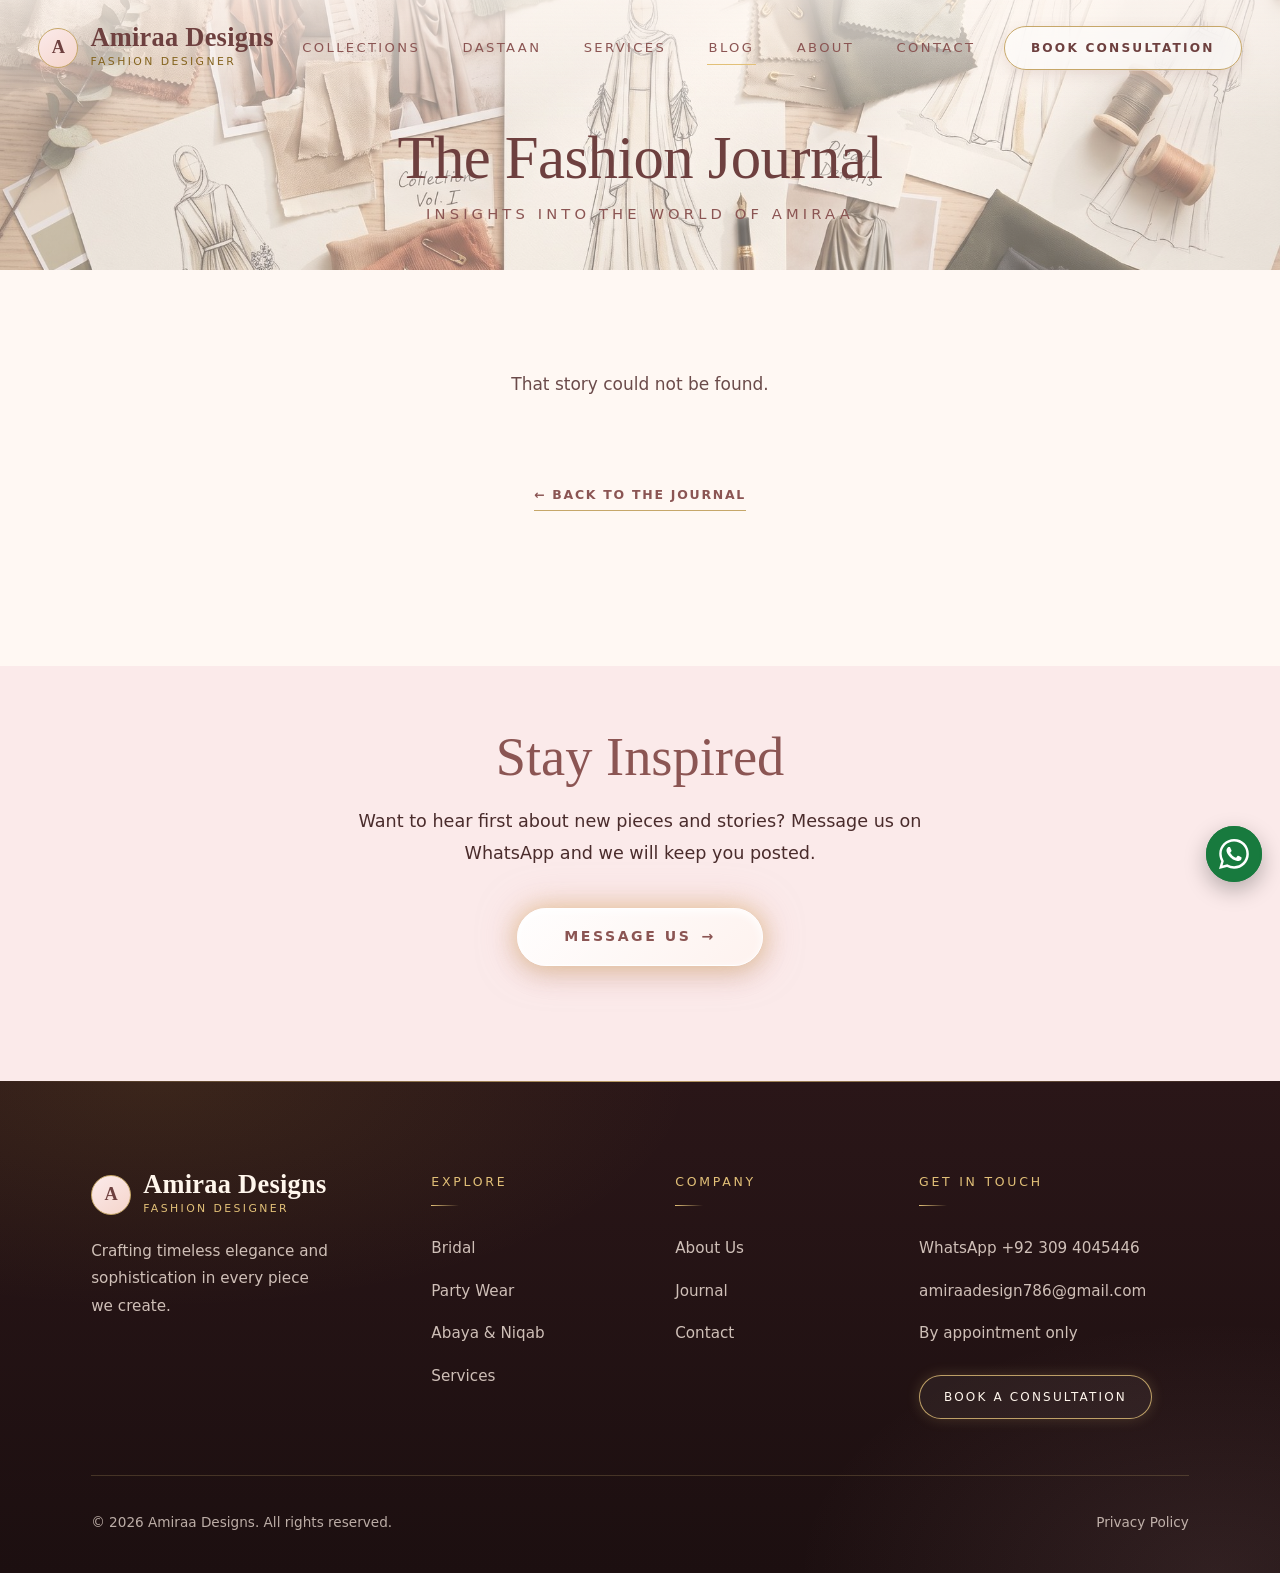
<file: post.html>
<!DOCTYPE html>
<html lang="en">

<head>
  <meta charset="UTF-8" />
  <meta http-equiv="Content-Security-Policy" content="default-src 'self'; script-src 'self'; style-src 'self' 'unsafe-inline' https://fonts.googleapis.com; font-src https://fonts.gstatic.com; img-src 'self' data:; connect-src 'self'; form-action 'self'; base-uri 'self'; object-src 'none'" />
  <meta property="og:type" content="website" />
  <meta property="og:site_name" content="Amiraa Designs" />
  <meta property="og:title" content="The Fashion Journal – Amiraa Designs | Stories of Elegance" />
  <meta property="og:description" content="Explore the Amiraa Designs Blog for the latest fashion trends, luxury bridal tips, and stories from our atelier. Your destination for elegance." />
  <meta property="og:image" content="https://YOUR-DOMAIN.com/images/imperial-crimson-ensemble.jpg" />
  <meta property="og:url" content="https://YOUR-DOMAIN.com/post" />
  <meta name="twitter:card" content="summary_large_image" />
  <link rel="icon" href="favicon.svg" type="image/svg+xml" />
  <meta name="viewport" content="width=device-width, initial-scale=1.0" />
  <meta name="theme-color" content="#8B5553" />
  <meta name="description" content="Explore the Amiraa Designs Blog for the latest fashion trends, luxury bridal tips, and stories from our atelier. Your destination for elegance." />
  <meta name="keywords" content="fashion journal, bridal blog, luxury fashion trends, modest wear styling, Amiraa Designs" />
  <title>The Fashion Journal – Amiraa Designs | Stories of Elegance</title>
  <link rel="preconnect" href="https://fonts.googleapis.com">
  <link rel="preconnect" href="https://fonts.gstatic.com" crossorigin>
  <link href="https://fonts.googleapis.com/css2?family=Playfair+Display:ital,wght@0,400;0,500;0,600;0,700;1,400&family=Poppins:wght@300;400;500;600&display=swap" rel="stylesheet">
  <link rel="stylesheet" href="assets/css/style.css">
  <link rel="stylesheet" href="assets/css/fx.css">
  <noscript><style>/*ReduceNoJs*/#splash-screen{display:none !important}body.no-scroll{overflow:auto}.reveal{opacity:1 !important;transform:none !important}.hero-content,.hero-title,.hero-subtitle,.hero-desc,.hero-scroll{opacity:1 !important;transform:none !important}</style></noscript>
</head>

<body>
  <a class="skip-link" href="#main">Skip to content</a>

  <nav id="navbar" aria-label="Main">
    <a href="index.html" class="nav-logo" aria-label="Amiraa Designs – home">
      <span class="nav-logo-icon" aria-hidden="true">A</span>
      <span class="nav-logo-text">
        <strong>Amiraa Designs</strong>
        <span>Fashion Designer</span>
      </span>
    </a>
    <ul class="nav-links">
      <li><a href="index.html">Collections</a></li>
      <li><a href="home.html">Dastaan</a></li>
      <li><a href="services.html">Services</a></li>
      <li><a href="blog.html" class="active" aria-current="page">Blog</a></li>
      <li><a href="about.html">About</a></li>
      <li><a href="contact.html">Contact</a></li>
    </ul>
    <div class="nav-actions">
      <a href="contact.html" class="nav-btn-cta">Book Consultation</a>
      <button class="hamburger" id="hamburger" type="button" aria-label="Open menu" aria-controls="mobileMenu" aria-expanded="false">
        <span></span><span></span><span></span>
      </button>
    </div>
  </nav>

  <div class="mobile-menu" id="mobileMenu" role="region" aria-label="Menu">
    <a href="index.html">Collections</a>
    <a href="home.html">Dastaan</a>
    <a href="services.html">Services</a>
    <a href="blog.html" aria-current="page">Blog</a>
    <a href="about.html">About</a>
    <a href="contact.html">Contact</a>
    <a href="contact.html" class="btn-light">
      <span class="btn-text">Book Consultation <span class="arrow">→</span></span>
    </a>
  </div>

  <main id="main">
  <header class="page-header">
    <div class="page-header-bg ph-blog" aria-hidden="true"></div>
    <div class="page-header-content">
      <h1 class="reveal" id="postTitle">The Fashion Journal</h1>
      <p class="reveal reveal-delay-1" id="postMeta">Insights into the World of Amiraa</p>
    </div>
  </header>

  <section id="blog-content" aria-label="Story">
    <div class="container">
      <article class="post-wrap" id="postApp"><p class="collections-empty">Loading story…</p></article>
    </div>
  </section>

  <section id="cta">
    <div class="sparkle-bg" aria-hidden="true"></div>
    <div class="container">
      <h2 class="reveal">Stay Inspired</h2>
      <p class="reveal reveal-delay-1">Want to hear first about new pieces and stories? Message us on WhatsApp and we will keep you posted.</p>
      <div class="cta-actions reveal reveal-delay-2">
        <a href="https://wa.me/923094045446?text=Hello%20Amiraa%20Designs%2C%20please%20keep%20me%20posted%20about%20new%20pieces%20and%20stories." class="btn-light" target="_blank" rel="noopener noreferrer">
          <span class="btn-text">Message Us <span class="arrow" aria-hidden="true">→</span></span>
          <span class="sparkle-container" aria-hidden="true"><div class="sparkle"></div><div class="sparkle"></div><div class="sparkle"></div><div class="sparkle"></div><div class="sparkle"></div><div class="sparkle"></div><div class="sparkle"></div><div class="sparkle"></div><div class="sparkle"></div><div class="sparkle"></div></span>
        </a>
      </div>
    </div>
  </section>
</main>

  <footer>
    <div class="container">
      <div class="footer-top">
        <div class="footer-brand">
          <a href="index.html" class="nav-logo" aria-label="Amiraa Designs – home">
            <span class="nav-logo-icon" aria-hidden="true">A</span>
            <span class="nav-logo-text">
              <strong>Amiraa Designs</strong>
              <span>Fashion Designer</span>
            </span>
          </a>
          <p>Crafting timeless elegance and sophistication in every piece we create.</p>
        </div>
        <div class="footer-col">
          <h3>Explore</h3>
          <ul>
            <li><a href="index.html?cat=bridal#collections-list">Bridal</a></li>
            <li><a href="index.html?cat=party#collections-list">Party Wear</a></li>
            <li><a href="index.html?cat=modest#collections-list">Abaya &amp; Niqab</a></li>
            <li><a href="services.html">Services</a></li>
          </ul>
        </div>
        <div class="footer-col">
          <h3>Company</h3>
          <ul>
            <li><a href="about.html">About Us</a></li>
            <li><a href="blog.html">Journal</a></li>
            <li><a href="contact.html">Contact</a></li>
          </ul>
        </div>
        <div class="footer-col">
          <h3>Get in Touch</h3>
          <ul>
            <li><a href="https://wa.me/923094045446" target="_blank" rel="noopener noreferrer">WhatsApp +92 309 4045446<span class="sr-only"> (opens in a new tab)</span></a></li>
            <li><a href="mailto:amiraadesign786@gmail.com">amiraadesign786@gmail.com</a></li>
            <li><span>By appointment only</span></li>
          </ul>
          <a class="footer-cta" href="contact.html">Book a Consultation</a>
        </div>
      </div>
      <div class="footer-bottom">
        <p>© 2026 Amiraa Designs. All rights reserved.</p>
        <div class="footer-links">
          <a href="privacy.html">Privacy Policy</a>
        </div>
      </div>
    </div>
  </footer>

  <script src="assets/vendor/marked.umd.js"></script>
  <script src="assets/vendor/purify.min.js"></script>
  <script src="assets/js/script.js"></script>
  <script src="assets/js/fx.js"></script>
  <script src="assets/js/content.js"></script>
</body>

</html>
</file>
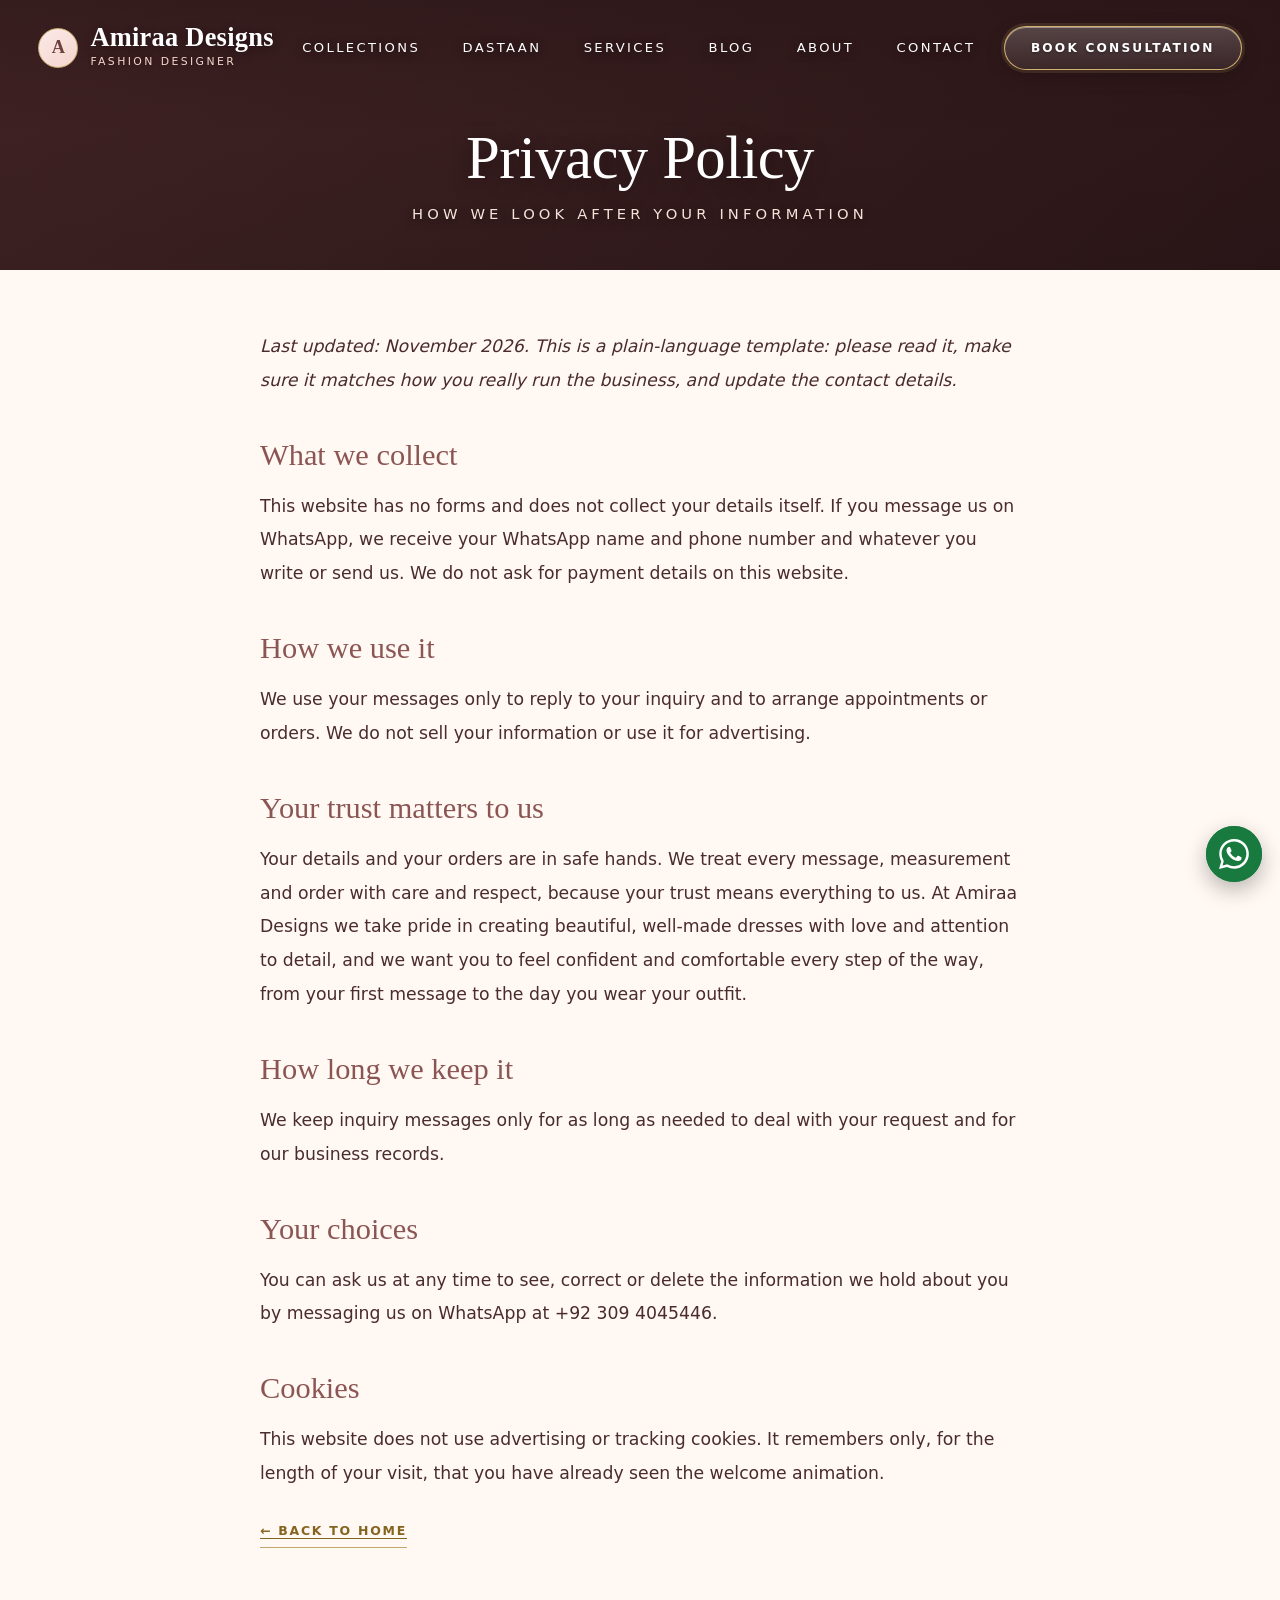
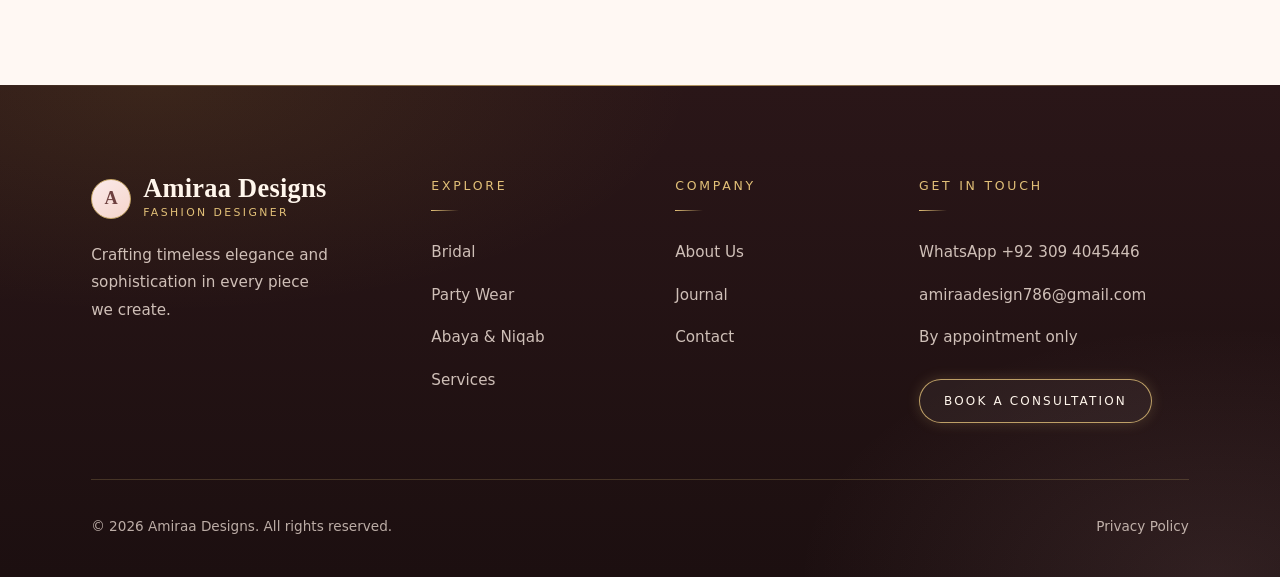
<file: privacy.html>
<!DOCTYPE html>
<html lang="en">

<head>
  <meta charset="UTF-8" />
  <meta http-equiv="Content-Security-Policy" content="default-src 'self'; script-src 'self'; style-src 'self' 'unsafe-inline' https://fonts.googleapis.com; font-src https://fonts.gstatic.com; img-src 'self' data:; connect-src 'self'; form-action 'self'; base-uri 'self'; object-src 'none'" />
  <meta property="og:type" content="website" />
  <meta property="og:site_name" content="Amiraa Designs" />
  <meta property="og:title" content="Privacy Policy – Amiraa Designs" />
  <meta property="og:description" content="How Amiraa Designs collects, uses and protects the information you send us." />
  <meta property="og:image" content="https://YOUR-DOMAIN.com/images/imperial-crimson-ensemble.jpg" />
  <meta property="og:url" content="https://YOUR-DOMAIN.com/privacy" />
  <meta name="twitter:card" content="summary_large_image" />
  <link rel="icon" href="favicon.svg" type="image/svg+xml" />
  <meta name="viewport" content="width=device-width, initial-scale=1.0" />
  <meta name="theme-color" content="#8B5553" />
  <meta name="description" content="How Amiraa Designs collects, uses and protects the information you send us." />
    <title>Privacy Policy – Amiraa Designs</title>
  <link rel="preconnect" href="https://fonts.googleapis.com">
  <link rel="preconnect" href="https://fonts.gstatic.com" crossorigin>
  <link href="https://fonts.googleapis.com/css2?family=Playfair+Display:ital,wght@0,400;0,500;0,600;0,700;1,400&family=Poppins:wght@300;400;500;600&display=swap" rel="stylesheet">
  <link rel="stylesheet" href="assets/css/style.css">
  <link rel="stylesheet" href="assets/css/fx.css">
  <noscript><style>/*ReduceNoJs*/#splash-screen{display:none !important}body.no-scroll{overflow:auto}.reveal{opacity:1 !important;transform:none !important}.hero-content,.hero-title,.hero-subtitle,.hero-desc,.hero-scroll{opacity:1 !important;transform:none !important}</style></noscript>
</head>

<body>
  <a class="skip-link" href="#main">Skip to content</a>

  <nav id="navbar" aria-label="Main">
    <a href="index.html" class="nav-logo" aria-label="Amiraa Designs – home">
      <span class="nav-logo-icon" aria-hidden="true">A</span>
      <span class="nav-logo-text">
        <strong>Amiraa Designs</strong>
        <span>Fashion Designer</span>
      </span>
    </a>
    <ul class="nav-links">
      <li><a href="index.html">Collections</a></li>
      <li><a href="home.html">Dastaan</a></li>
      <li><a href="services.html">Services</a></li>
      <li><a href="blog.html">Blog</a></li>
      <li><a href="about.html">About</a></li>
      <li><a href="contact.html">Contact</a></li>
    </ul>
    <div class="nav-actions">
      <a href="contact.html" class="nav-btn-cta">Book Consultation</a>
      <button class="hamburger" id="hamburger" type="button" aria-label="Open menu" aria-controls="mobileMenu" aria-expanded="false">
        <span></span><span></span><span></span>
      </button>
    </div>
  </nav>

  <div class="mobile-menu" id="mobileMenu" role="region" aria-label="Menu">
    <a href="index.html">Collections</a>
    <a href="home.html">Dastaan</a>
    <a href="services.html">Services</a>
    <a href="blog.html">Blog</a>
    <a href="about.html">About</a>
    <a href="contact.html">Contact</a>
    <a href="contact.html" class="btn-light">
      <span class="btn-text">Book Consultation <span class="arrow">→</span></span>
    </a>
  </div>

  <main id="main">

  <header class="page-header">
    <div class="page-header-bg ph-plain" aria-hidden="true"></div>
    <div class="page-header-content">
      <h1 class="reveal">Privacy Policy</h1>
      <p class="reveal reveal-delay-1">How we look after your information</p>
    </div>
  </header>

  <section id="blog-content">
    <div class="container">
      <article class="post-wrap">
        <div class="post-body">
          <p><em>Last updated: November 2026. This is a plain-language template: please read it, make sure it matches how you really run the business, and update the contact details.</em></p>
          <h2>What we collect</h2>
          <p>This website has no forms and does not collect your details itself. If you message us on WhatsApp, we receive your WhatsApp name and phone number and whatever you write or send us. We do not ask for payment details on this website.</p>
          <h2>How we use it</h2>
          <p>We use your messages only to reply to your inquiry and to arrange appointments or orders. We do not sell your information or use it for advertising.</p>
          <h2>Your trust matters to us</h2>
          <p>Your details and your orders are in safe hands. We treat every message, measurement and order with care and respect, because your trust means everything to us. At Amiraa Designs we take pride in creating beautiful, well-made dresses with love and attention to detail, and we want you to feel confident and comfortable every step of the way, from your first message to the day you wear your outfit.</p>
          <h2>How long we keep it</h2>
          <p>We keep inquiry messages only for as long as needed to deal with your request and for our business records.</p>
          <h2>Your choices</h2>
          <p>You can ask us at any time to see, correct or delete the information we hold about you by messaging us on WhatsApp at +92 309 4045446.</p>
          <h2>Cookies</h2>
          <p>This website does not use advertising or tracking cookies. It remembers only, for the length of your visit, that you have already seen the welcome animation.</p>
          <p><a href="index.html" class="blog-link">← Back to Home</a></p>
        </div>
      </article>
    </div>
  </section>
  </main>

  <footer>
    <div class="container">
      <div class="footer-top">
        <div class="footer-brand">
          <a href="index.html" class="nav-logo" aria-label="Amiraa Designs – home">
            <span class="nav-logo-icon" aria-hidden="true">A</span>
            <span class="nav-logo-text">
              <strong>Amiraa Designs</strong>
              <span>Fashion Designer</span>
            </span>
          </a>
          <p>Crafting timeless elegance and sophistication in every piece we create.</p>
        </div>
        <div class="footer-col">
          <h3>Explore</h3>
          <ul>
            <li><a href="index.html?cat=bridal#collections-list">Bridal</a></li>
            <li><a href="index.html?cat=party#collections-list">Party Wear</a></li>
            <li><a href="index.html?cat=modest#collections-list">Abaya &amp; Niqab</a></li>
            <li><a href="services.html">Services</a></li>
          </ul>
        </div>
        <div class="footer-col">
          <h3>Company</h3>
          <ul>
            <li><a href="about.html">About Us</a></li>
            <li><a href="blog.html">Journal</a></li>
            <li><a href="contact.html">Contact</a></li>
          </ul>
        </div>
        <div class="footer-col">
          <h3>Get in Touch</h3>
          <ul>
            <li><a href="https://wa.me/923094045446" target="_blank" rel="noopener noreferrer">WhatsApp +92 309 4045446<span class="sr-only"> (opens in a new tab)</span></a></li>
            <li><a href="mailto:amiraadesign786@gmail.com">amiraadesign786@gmail.com</a></li>
            <li><span>By appointment only</span></li>
          </ul>
          <a class="footer-cta" href="contact.html">Book a Consultation</a>
        </div>
      </div>
      <div class="footer-bottom">
        <p>© 2026 Amiraa Designs. All rights reserved.</p>
        <div class="footer-links">
          <a href="privacy.html">Privacy Policy</a>
        </div>
      </div>
    </div>
  </footer>

  <script src="assets/js/script.js"></script>
  <script src="assets/js/fx.js"></script>
</body>

</html>
</file>
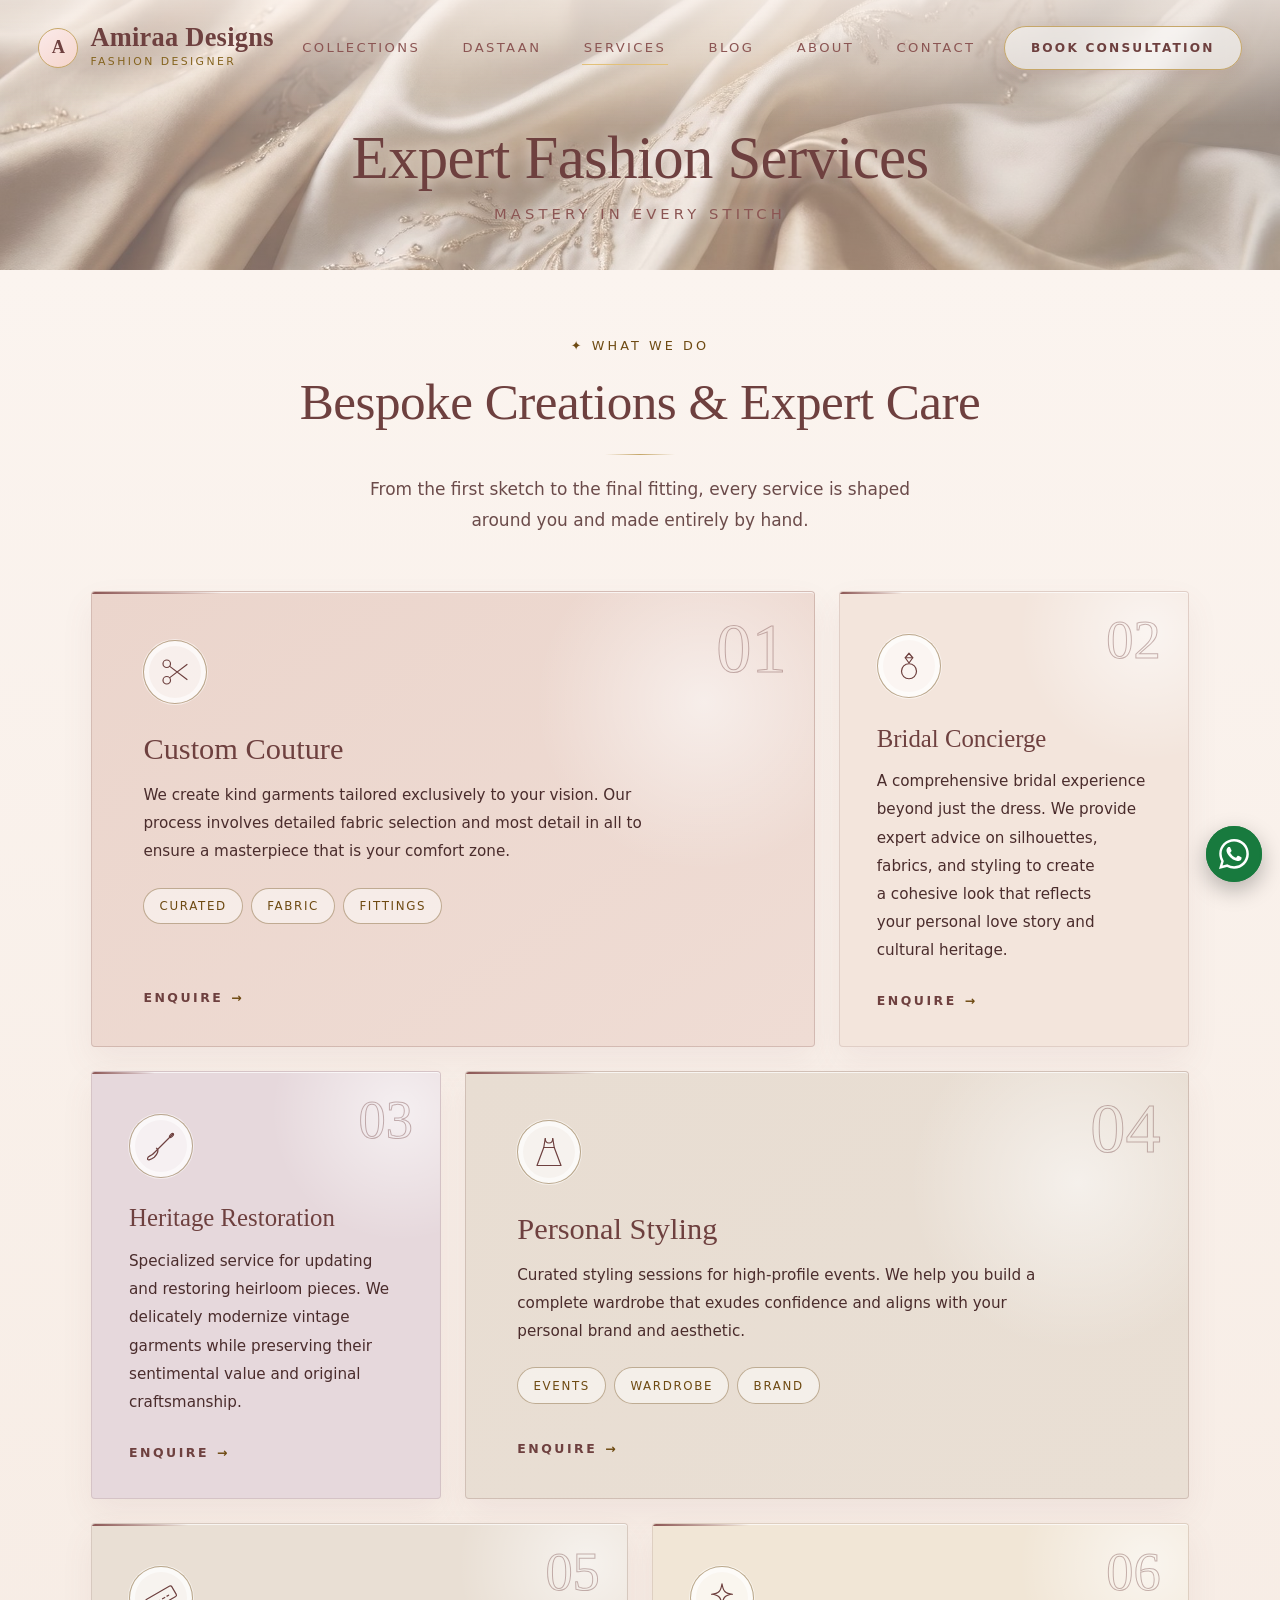
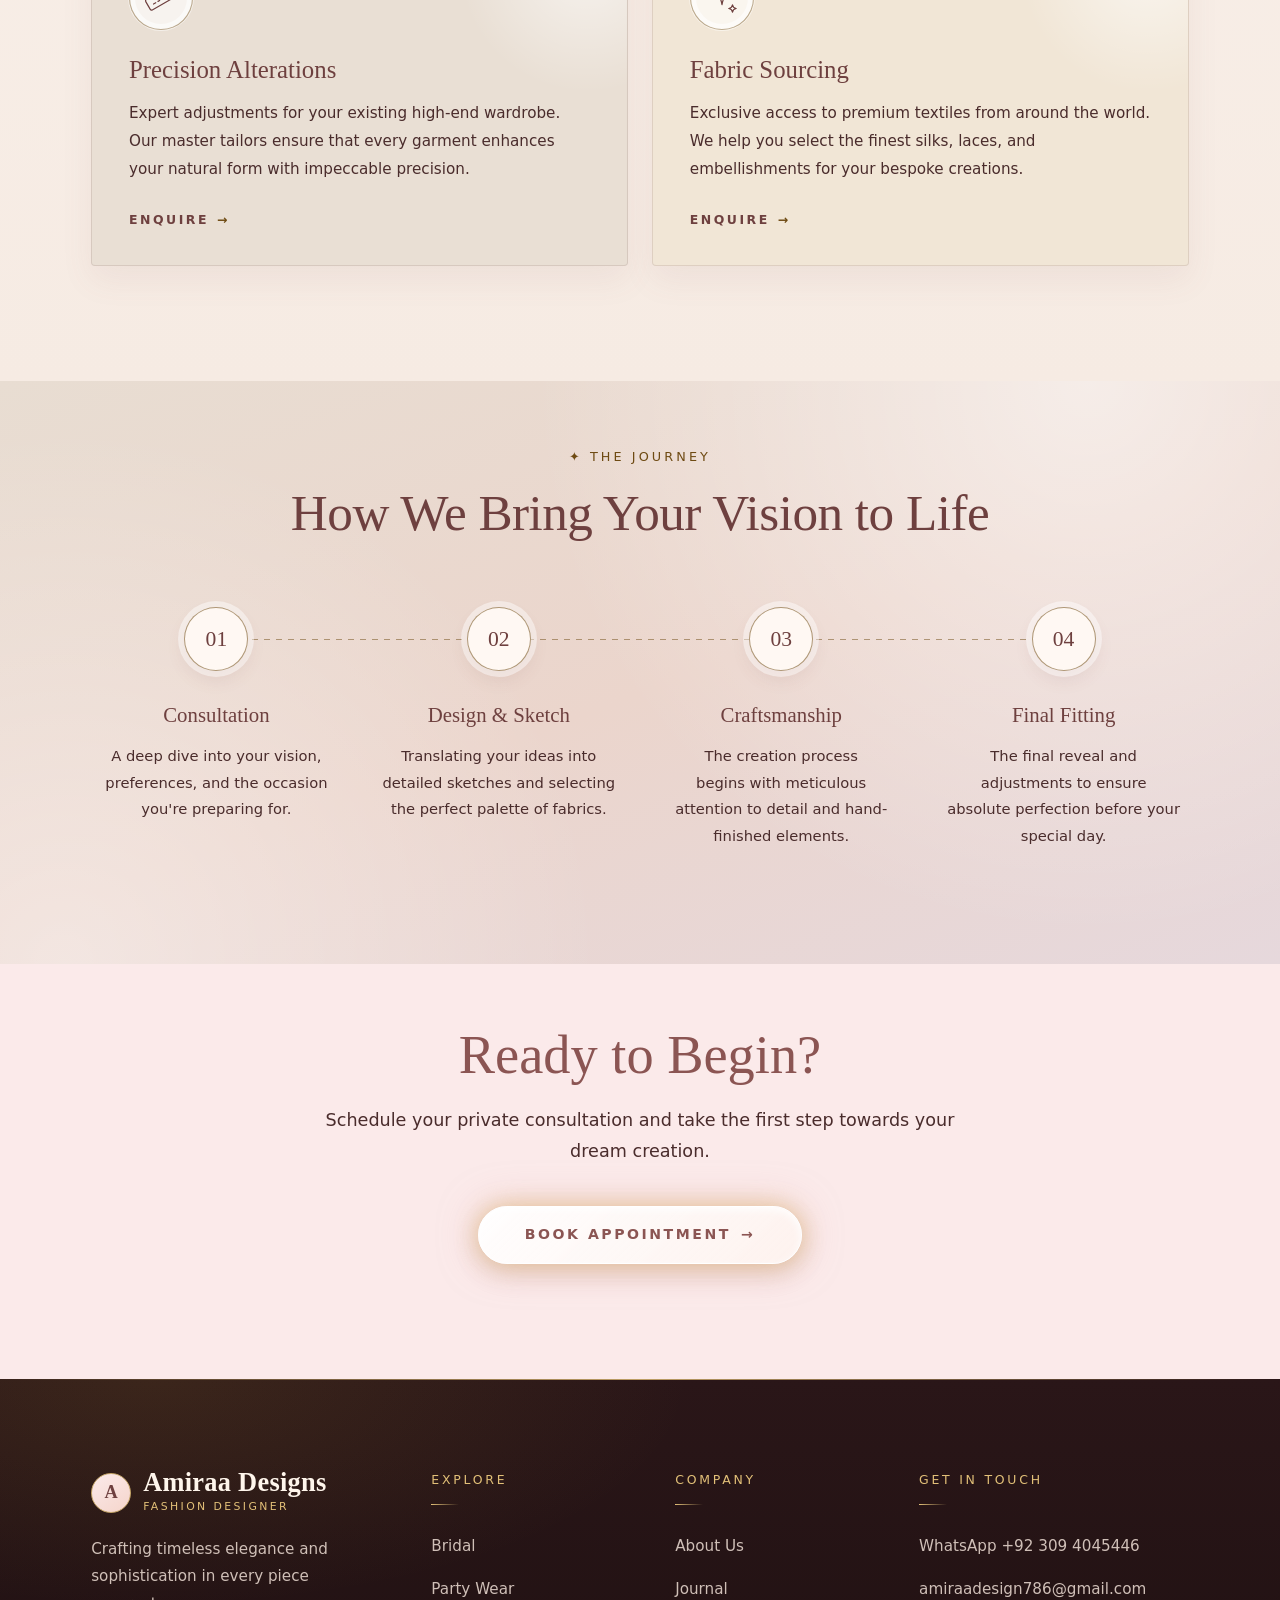
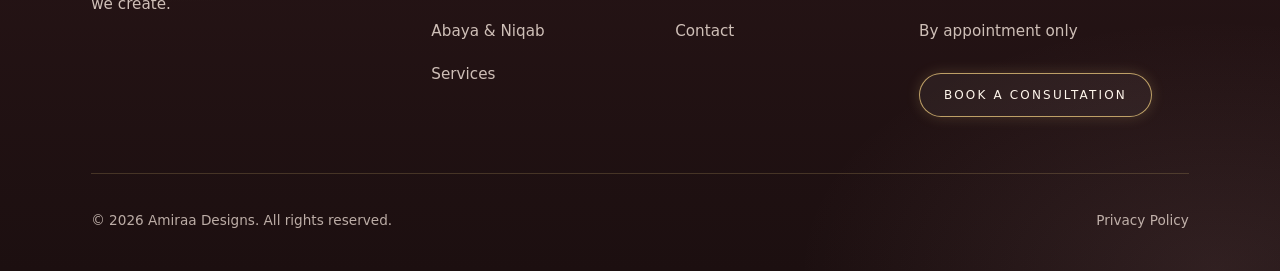
<file: services.html>
<!DOCTYPE html>
<html lang="en">

<head>
  <meta charset="UTF-8" />
  <meta http-equiv="Content-Security-Policy" content="default-src 'self'; script-src 'self'; style-src 'self' 'unsafe-inline' https://fonts.googleapis.com; font-src https://fonts.gstatic.com; img-src 'self' data:; connect-src 'self'; form-action 'self'; base-uri 'self'; object-src 'none'" />
  <meta property="og:type" content="website" />
  <meta property="og:site_name" content="Amiraa Designs" />
  <meta property="og:title" content="Our Services – Amiraa Designs | Custom Fashion & Bridal Excellence" />
  <meta property="og:description" content="Explore the professional fashion services at Amiraa Designs. From custom bridal design to expert consultations and alterations, we bring your vision to life." />
  <meta property="og:image" content="https://YOUR-DOMAIN.com/images/imperial-crimson-ensemble.jpg" />
  <meta property="og:url" content="https://YOUR-DOMAIN.com/services" />
  <meta name="twitter:card" content="summary_large_image" />
  <link rel="icon" href="favicon.svg" type="image/svg+xml" />
  <meta name="viewport" content="width=device-width, initial-scale=1.0" />
  <meta name="theme-color" content="#8B5553" />
  <meta name="description" content="Explore the professional fashion services at Amiraa Designs. From custom bridal design to expert consultations and alterations, we bring your vision to life." />
  <meta name="keywords" content="bridal design services, custom dressmaking, fashion consultation, garment alterations, Amiraa Designs" />
  <title>Our Services – Amiraa Designs | Custom Fashion & Bridal Excellence</title>
  <link rel="preconnect" href="https://fonts.googleapis.com">
  <link rel="preconnect" href="https://fonts.gstatic.com" crossorigin>
  <link href="https://fonts.googleapis.com/css2?family=Playfair+Display:ital,wght@0,400;0,500;0,600;0,700;1,400&family=Poppins:wght@300;400;500;600&display=swap" rel="stylesheet">
  <link rel="stylesheet" href="assets/css/style.css">
  <link rel="stylesheet" href="assets/css/fx.css">
  <noscript><style>/*ReduceNoJs*/#splash-screen{display:none !important}body.no-scroll{overflow:auto}.reveal{opacity:1 !important;transform:none !important}.hero-content,.hero-title,.hero-subtitle,.hero-desc,.hero-scroll{opacity:1 !important;transform:none !important}</style></noscript>
</head>

<body class="page-services">
  <a class="skip-link" href="#main">Skip to content</a>

  <nav id="navbar" aria-label="Main">
    <a href="index.html" class="nav-logo" aria-label="Amiraa Designs – home">
      <span class="nav-logo-icon" aria-hidden="true">A</span>
      <span class="nav-logo-text">
        <strong>Amiraa Designs</strong>
        <span>Fashion Designer</span>
      </span>
    </a>
    <ul class="nav-links">
      <li><a href="index.html">Collections</a></li>
      <li><a href="home.html">Dastaan</a></li>
      <li><a href="services.html" class="active" aria-current="page">Services</a></li>
      <li><a href="blog.html">Blog</a></li>
      <li><a href="about.html">About</a></li>
      <li><a href="contact.html">Contact</a></li>
    </ul>
    <div class="nav-actions">
      <a href="contact.html" class="nav-btn-cta">Book Consultation</a>
      <button class="hamburger" id="hamburger" type="button" aria-label="Open menu" aria-controls="mobileMenu" aria-expanded="false">
        <span></span><span></span><span></span>
      </button>
    </div>
  </nav>

  <div class="mobile-menu" id="mobileMenu" role="region" aria-label="Menu">
    <a href="index.html">Collections</a>
    <a href="home.html">Dastaan</a>
    <a href="services.html" aria-current="page">Services</a>
    <a href="blog.html">Blog</a>
    <a href="about.html">About</a>
    <a href="contact.html">Contact</a>
    <a href="contact.html" class="btn-light">
      <span class="btn-text">Book Consultation <span class="arrow">→</span></span>
    </a>
  </div>

  <main id="main">

  <header class="page-header">
    <div class="page-header-bg ph-services" aria-hidden="true"></div>
    <div class="page-header-content">
      <h1 class="reveal">Expert Fashion Services</h1>
      <p class="reveal reveal-delay-1">Mastery in Every Stitch</p>
    </div>
  </header>

  <section id="services">
    <div class="container">
      <div class="section-head reveal">
        <div class="label">✦ What We Do</div>
        <h2>Bespoke Creations &amp; Expert Care</h2>
        <span class="head-rule" aria-hidden="true"></span>
        <p class="head-intro">From the first sketch to the final fitting, every service is shaped around you and made entirely by hand.</p>
      </div>
      <div class="services-grid">
        <article class="service-card reveal is-feature">
          <span class="service-num" aria-hidden="true">01</span>
          <div class="service-icon"><svg viewBox="0 0 48 48" fill="none" stroke="currentColor" stroke-width="1.4" stroke-linecap="round" stroke-linejoin="round" aria-hidden="true"><circle cx="13" cy="35" r="5"/><circle cx="13" cy="13" r="5"/><path d="M17 16.5 40 34M17 31.5 40 14"/></svg></div>
          <h3>Custom Couture</h3>
          <p>We create kind garments tailored exclusively to your vision. Our process involves detailed fabric selection and most detail in all to ensure a masterpiece that is your comfort zone.</p>
          <div class="service-tags"><span>Curated</span><span>Fabric</span><span>Fittings</span></div>
          <a class="service-link" href="contact.html">Enquire <span aria-hidden="true">→</span></a>
        </article>
        <article class="service-card reveal reveal-delay-1">
          <span class="service-num" aria-hidden="true">02</span>
          <div class="service-icon"><svg viewBox="0 0 48 48" fill="none" stroke="currentColor" stroke-width="1.4" stroke-linecap="round" stroke-linejoin="round" aria-hidden="true"><path d="M24 20 19 13l5-6 5 6z"/><path d="M19 13h10"/><circle cx="24" cy="31" r="10"/></svg></div>
          <h3>Bridal Concierge</h3>
          <p>A comprehensive bridal experience beyond just the dress. We provide expert advice on silhouettes, fabrics, and styling to create a cohesive look that reflects your personal love story and cultural heritage.</p>
          <a class="service-link" href="contact.html">Enquire <span aria-hidden="true">→</span></a>
        </article>
        <article class="service-card reveal reveal-delay-2">
          <span class="service-num" aria-hidden="true">03</span>
          <div class="service-icon"><svg viewBox="0 0 48 48" fill="none" stroke="currentColor" stroke-width="1.4" stroke-linecap="round" stroke-linejoin="round" aria-hidden="true"><path d="M40 8 14 34"/><ellipse cx="38" cy="10" rx="1.6" ry="3.4" transform="rotate(45 38 10)"/><path d="M14 34c-4 4-8 3-8 7 0 3 5 1 9-2 4-4 7-10 3-12"/></svg></div>
          <h3>Heritage Restoration</h3>
          <p>Specialized service for updating and restoring heirloom pieces. We delicately modernize vintage garments while preserving their sentimental value and original craftsmanship.</p>
          <a class="service-link" href="contact.html">Enquire <span aria-hidden="true">→</span></a>
        </article>
        <article class="service-card reveal is-feature">
          <span class="service-num" aria-hidden="true">04</span>
          <div class="service-icon"><svg viewBox="0 0 48 48" fill="none" stroke="currentColor" stroke-width="1.4" stroke-linecap="round" stroke-linejoin="round" aria-hidden="true"><path d="M19 6c0 4 2 6 5 6s5-2 5-6"/><path d="M19 6 17 18l-9 24h32L31 18 29 6"/><path d="M17 18h14"/></svg></div>
          <h3>Personal Styling</h3>
          <p>Curated styling sessions for high-profile events. We help you build a complete wardrobe that exudes confidence and aligns with your personal brand and aesthetic.</p>
          <div class="service-tags"><span>Events</span><span>Wardrobe</span><span>Brand</span></div>
          <a class="service-link" href="contact.html">Enquire <span aria-hidden="true">→</span></a>
        </article>
        <article class="service-card reveal reveal-delay-1 is-half">
          <span class="service-num" aria-hidden="true">05</span>
          <div class="service-icon"><svg viewBox="0 0 48 48" fill="none" stroke="currentColor" stroke-width="1.4" stroke-linecap="round" stroke-linejoin="round" aria-hidden="true"><rect x="4" y="16" width="40" height="16" rx="2" transform="rotate(-30 24 24)"/><path d="M14 24l3 -1.7M20 20.5l2.2-1.3M26 17l3-1.7M32 13.5l2.2-1.3" transform="translate(0 8)"/></svg></div>
          <h3>Precision Alterations</h3>
          <p>Expert adjustments for your existing high-end wardrobe. Our master tailors ensure that every garment enhances your natural form with impeccable precision.</p>
          <a class="service-link" href="contact.html">Enquire <span aria-hidden="true">→</span></a>
        </article>
        <article class="service-card reveal reveal-delay-2 is-half">
          <span class="service-num" aria-hidden="true">06</span>
          <div class="service-icon"><svg viewBox="0 0 48 48" fill="none" stroke="currentColor" stroke-width="1.4" stroke-linecap="round" stroke-linejoin="round" aria-hidden="true"><path d="M24 5c1.5 10 4 13 14 14-10 1-12.500 4-14 14-1.500-10-4-13-14-14 10-1 12.500-4 14-14z"/><path d="M38 33c.5 3.500 1.500 4.500 5 5-3.500.5-4.500 1.500-5 5-.5-3.500-1.500-4.500-5-5 3.500-.5 4.500-1.500 5-5z"/></svg></div>
          <h3>Fabric Sourcing</h3>
          <p>Exclusive access to premium textiles from around the world. We help you select the finest silks, laces, and embellishments for your bespoke creations.</p>
          <a class="service-link" href="contact.html">Enquire <span aria-hidden="true">→</span></a>
        </article>
      </div>
    </div>
  </section>

  <section class="process-section" aria-label="Our process">
    <div class="container">
      <div class="section-head reveal">
        <div class="label">✦ The Journey</div>
        <h2>How We Bring Your Vision to Life</h2>
      </div>
      <div class="process-grid">
        <div class="process-item reveal">
          <div class="process-step">01</div>
          <h3>Consultation</h3>
          <p>A deep dive into your vision, preferences, and the occasion you're preparing for.</p>
        </div>
        <div class="process-item reveal reveal-delay-1">
          <div class="process-step">02</div>
          <h3>Design & Sketch</h3>
          <p>Translating your ideas into detailed sketches and selecting the perfect palette of fabrics.</p>
        </div>
        <div class="process-item reveal reveal-delay-2">
          <div class="process-step">03</div>
          <h3>Craftsmanship</h3>
          <p>The creation process begins with meticulous attention to detail and hand-finished elements.</p>
        </div>
        <div class="process-item reveal reveal-delay-3">
          <div class="process-step">04</div>
          <h3>Final Fitting</h3>
          <p>The final reveal and adjustments to ensure absolute perfection before your special day.</p>
        </div>
      </div>
    </div>
  </section>

  <section id="cta">
    <div class="sparkle-bg"></div>
    <div class="container">
      <h2 class="reveal">Ready to Begin?</h2>

      <p class="reveal reveal-delay-1">Schedule your private consultation and take the first step towards your dream creation.</p>
      <a href="contact.html" class="btn-light reveal reveal-delay-2">
        <span class="btn-text">Book Appointment <span class="arrow">→</span></span>
        <div class="sparkle-container">
          <div class="sparkle"></div><div class="sparkle"></div><div class="sparkle"></div><div class="sparkle"></div>
          <div class="sparkle"></div><div class="sparkle"></div><div class="sparkle"></div><div class="sparkle"></div>
        </div>
      </a>
    </div>
  </section>
  </main>

  <footer>
    <div class="container">
      <div class="footer-top">
        <div class="footer-brand">
          <a href="index.html" class="nav-logo" aria-label="Amiraa Designs – home">
            <span class="nav-logo-icon" aria-hidden="true">A</span>
            <span class="nav-logo-text">
              <strong>Amiraa Designs</strong>
              <span>Fashion Designer</span>
            </span>
          </a>
          <p>Crafting timeless elegance and sophistication in every piece we create.</p>
        </div>
        <div class="footer-col">
          <h3>Explore</h3>
          <ul>
            <li><a href="index.html?cat=bridal#collections-list">Bridal</a></li>
            <li><a href="index.html?cat=party#collections-list">Party Wear</a></li>
            <li><a href="index.html?cat=modest#collections-list">Abaya &amp; Niqab</a></li>
            <li><a href="services.html">Services</a></li>
          </ul>
        </div>
        <div class="footer-col">
          <h3>Company</h3>
          <ul>
            <li><a href="about.html">About Us</a></li>
            <li><a href="blog.html">Journal</a></li>
            <li><a href="contact.html">Contact</a></li>
          </ul>
        </div>
        <div class="footer-col">
          <h3>Get in Touch</h3>
          <ul>
            <li><a href="https://wa.me/923094045446" target="_blank" rel="noopener noreferrer">WhatsApp +92 309 4045446<span class="sr-only"> (opens in a new tab)</span></a></li>
            <li><a href="mailto:amiraadesign786@gmail.com">amiraadesign786@gmail.com</a></li>
            <li><span>By appointment only</span></li>
          </ul>
          <a class="footer-cta" href="contact.html">Book a Consultation</a>
        </div>
      </div>
      <div class="footer-bottom">
        <p>© 2026 Amiraa Designs. All rights reserved.</p>
        <div class="footer-links">
          <a href="privacy.html">Privacy Policy</a>
        </div>
      </div>
    </div>
  </footer>

  <script src="assets/js/script.js"></script>
  <script src="assets/js/fx.js"></script>
</body>

</html>
</file>
<file: assets/css/style.css>
/* ==========================================================================
   Amiraa Designs – main stylesheet (v17)
   Design tokens → base → components → pages → responsive → motion.
   Palette: rose-wine + gold on warm cream. Text colours below all pass WCAG AA.
   ========================================================================== */

:root {
  /* colour */
  --cream: #FFF8F3;
  --rose-light: #FBEAEA;
  --sand: #F5D5CB;
  --rose: #E8B4B8;
  --taupe: #8B5553;          /* brand wine – headings, buttons */
  --wine-deep: #6E403F;      /* hover / dark surfaces */
  --ink: #4A2C2C;            /* body copy (10:1 on cream) */
  --ink-soft: #6B4B4A;       /* secondary copy (6.8:1 on cream) */
  --gold: #C6A769;           /* decorative gold – lines, icons on dark */
  --gold-bright: #E2C078;
  --gold-light: #F6E3B4;     /* gold for small text on the wine-coloured surfaces */
  --gold-deep: #85641F;      /* gold that must be READ on light (5.2:1 on cream) */
  --white: #fff;
  /* kept for old markup */
  --dark: var(--taupe);
  --charcoal: var(--taupe);
  --mauve: var(--taupe);

  /* type */
  --font-display: 'Playfair Display', Georgia, 'Times New Roman', serif;
  --font-body: 'Poppins', system-ui, -apple-system, 'Segoe UI', Roboto, sans-serif;

  /* rhythm (4/8pt) */
  --space-section: clamp(4rem, 9vw, 7.5rem);
  --nav-h: 96px;
  --nav-h-scrolled: 72px;
  --radius: 6px;
  --ease: cubic-bezier(0.22, 1, 0.36, 1);
  --shadow-soft: 0 1px 0 rgba(198, 167, 105, .15), 0 14px 34px rgba(139, 85, 83, .08);
  --focus: #6E403F;
}

*, *::before, *::after { box-sizing: border-box; margin: 0; padding: 0; }

html {
  scroll-behavior: smooth;
  scroll-padding-top: calc(var(--nav-h-scrolled) + 16px);
  -webkit-text-size-adjust: 100%;
  text-size-adjust: 100%;
}

body {
  font-family: var(--font-body);
  background: var(--cream);
  color: var(--ink);
  font-size: 1.0625rem;
  line-height: 1.7;
  overflow-x: hidden;
  -webkit-font-smoothing: antialiased;
  text-rendering: optimizeLegibility;
}
body.no-scroll, body.menu-lock { overflow: hidden; }

img { max-width: 100%; height: auto; display: block; }
a { color: inherit; }
button { font: inherit; color: inherit; }
h1, h2, h3, h4 { font-weight: 500; text-wrap: balance; }
p { text-wrap: pretty; }

/* ── Accessibility ─────────────────────────────── */
.sr-only {
  position: absolute; width: 1px; height: 1px; padding: 0; margin: -1px;
  overflow: hidden; clip: rect(0, 0, 0, 0); white-space: nowrap; border: 0;
}
.skip-link {
  position: fixed; top: 12px; left: 12px; z-index: 10010;
  padding: .8rem 1.3rem; background: var(--wine-deep); color: #fff;
  font-size: .9rem; letter-spacing: .06em; text-decoration: none; border-radius: 4px;
  transform: translateY(-200%); transition: transform .2s ease;
}
.skip-link:focus { transform: none; }
:focus-visible { outline: 3px solid var(--focus); outline-offset: 3px; border-radius: 2px; }
/* on dark / photo surfaces the ring turns light so it stays visible */
nav:not(.scrolled):not(.menu-open) :focus-visible,
#hero :focus-visible, .process-section :focus-visible, footer :focus-visible,
.card-overlay :focus-visible, .service-card.is-feature :focus-visible, .lb :focus-visible,
.page-header :focus-visible { outline-color: #fff; box-shadow: 0 0 0 5px rgba(0,0,0,.35); }

/* ── Eyebrow label + section heads ─────────────── */
.label {
  display: inline-block;
  font-family: var(--font-body);
  font-size: .8rem; font-weight: 500;
  letter-spacing: .24em; text-transform: uppercase;
  color: var(--gold-deep);
  margin-bottom: 1rem;
}
.process-section .label, #stats .label { color: var(--gold-light); }

.section-head { text-align: center; margin: 0 auto 3.5rem; max-width: 760px; }
.section-head h2 {
  font-family: var(--font-display);
  font-size: clamp(2.1rem, 4.2vw, 3.2rem);
  font-weight: 500; line-height: 1.15; letter-spacing: -.01em;
  color: var(--taupe);
}
/* Heading divider: a single fading gold line (same everywhere) */
.section-head .head-rule, .ornament {
  display: block; width: 70px; height: 1px; margin: 1.4rem auto 1.2rem;
  background: linear-gradient(90deg, transparent, var(--gold), transparent);
}
.ornament svg { display: none; }
.section-head .head-intro, .section-head .lead { max-width: 560px; margin: 0 auto; color: var(--ink-soft); font-weight: 300; line-height: 1.8; }

section { padding: clamp(2.5rem, 5vw, 3.75rem) 0 var(--space-section); background: var(--cream); }
.container { max-width: 1200px; margin: 0 auto; padding: 0 clamp(1.25rem, 4vw, 4rem); }

/* ── Buttons ───────────────────────────────────── */
.btn-primary, .btn-light, .btn-submit, .btn-gold-card, .nav-btn-cta, .footer-cta {
  font-family: var(--font-body);
  text-decoration: none; cursor: pointer;
  -webkit-tap-highlight-color: transparent;
}
.btn-primary {            /* hero – frosted glass on photo */
  display: inline-flex; align-items: center; gap: 12px;
  min-height: 56px; padding: 16px 48px; margin-top: 2rem;
  border-radius: 100px;
  border: 1px solid rgba(255,255,255,.55);
  background:
    linear-gradient(180deg, rgba(255,255,255,.38) 0%, rgba(255,255,255,.12) 45%, rgba(255,255,255,.06) 55%, rgba(255,255,255,.2) 100%);
  backdrop-filter: blur(16px) saturate(1.8) brightness(1.08);
  -webkit-backdrop-filter: blur(16px) saturate(1.8) brightness(1.08);
  box-shadow:
    inset 0 1.5px 0 rgba(255,255,255,.85),          /* bright top rim */
    inset 0 -1px 0 rgba(255,255,255,.35),           /* soft bottom rim */
    inset 0 12px 18px -8px rgba(255,255,255,.45),   /* glass sheen on the upper half */
    inset 0 -10px 16px -8px rgba(255,255,255,.18),
    0 0 0 1px rgba(255,255,255,.1),
    0 14px 34px rgba(0,0,0,.28),
    0 0 28px rgba(255,235,200,.18);                 /* faint warm glow */
  color: #fff; font-size: .9rem; font-weight: 500; letter-spacing: .2em; text-transform: uppercase;
  text-shadow: 0 1px 6px rgba(0,0,0,.55);
  position: relative; overflow: hidden; z-index: 10;
  transition: transform .4s var(--ease), background .3s, box-shadow .4s, border-color .3s;
}
.btn-primary::before { /* curved highlight across the top, like light on a glass pill */
  content: ''; position: absolute; left: 6%; right: 6%; top: 3px; height: 46%; border-radius: 100px; pointer-events: none;
  background: linear-gradient(180deg, rgba(255,255,255,.5), rgba(255,255,255,0));
  opacity: .55; z-index: 1;
}
.btn-primary:hover {
  transform: translateY(-3px);
  border-color: rgba(255,255,255,.85);
  background: linear-gradient(180deg, rgba(255,255,255,.5) 0%, rgba(255,255,255,.2) 45%, rgba(255,255,255,.12) 55%, rgba(255,255,255,.3) 100%);
  box-shadow:
    inset 0 1.5px 0 #fff, inset 0 -1px 0 rgba(255,255,255,.5),
    inset 0 14px 20px -8px rgba(255,255,255,.6), inset 0 -10px 16px -8px rgba(255,255,255,.25),
    0 0 0 1px rgba(255,255,255,.18), 0 20px 40px rgba(0,0,0,.32), 0 0 38px rgba(255,235,200,.32);
}
.btn-primary:active, .btn-light:active, .btn-submit:active { transform: translateY(0) scale(.98); }
.btn-primary .btn-text, .btn-light .btn-text { position: relative; z-index: 2; display: inline-flex; align-items: center; gap: 10px; }

.btn-light {              /* light pill (CTA band, mobile menu) */
  display: inline-flex; align-items: center; justify-content: center; gap: 10px;
  min-height: 48px; padding: 14px 36px; border-radius: 100px;
  border: 1.5px solid var(--white); background: var(--white); color: var(--taupe);
  font-size: .8rem; font-weight: 600; letter-spacing: .18em; text-transform: uppercase;
  position: relative; overflow: hidden; z-index: 1;
  transition: transform .35s var(--ease), box-shadow .35s, background .3s;
}
.btn-light:hover { transform: translateY(-3px); }

.btn-submit {             /* solid wine button */
  display: inline-flex; align-items: center; justify-content: center;
  width: 100%; min-height: 54px; padding: 1rem 1.5rem; margin-top: .5rem;
  background: var(--taupe); color: #fff; border: 0; border-radius: 100px;
  font-size: .85rem; font-weight: 500; letter-spacing: .2em; text-transform: uppercase;
  box-shadow: 0 10px 24px rgba(139,85,83,.28);
  transition: background .3s, transform .3s var(--ease), box-shadow .3s;
}
.btn-submit:hover { background: var(--wine-deep); transform: translateY(-2px); box-shadow: 0 14px 30px rgba(139,85,83,.36); }

.link-text {
  display: inline-flex; align-items: center; gap: 10px;
  font-size: .9rem; font-weight: 500; letter-spacing: .16em; text-transform: uppercase;
  color: var(--taupe); text-decoration: none; margin-top: .5rem; padding: .5rem 0;
  border-bottom: 1px solid var(--gold); transition: gap .3s, color .3s;
}
.link-text:hover { gap: 16px; color: var(--wine-deep); }

/* ── Splash ────────────────────────────────────── */
#splash-screen {
  position: fixed; inset: 0; z-index: 9999; overflow: hidden;
  background: var(--cream);
  display: flex; flex-direction: column; align-items: center; justify-content: center;
  transition: transform .55s cubic-bezier(.77, 0, .175, 1);
}
#splash-screen.hidden { transform: translateY(-100%); visibility: hidden; transition: transform .55s cubic-bezier(.77,0,.175,1), visibility 0s .55s; }
.splash-content { text-align: center; position: relative; z-index: 2; margin-top: -60px; padding: 0 1.5rem; }
.splash-logo {
  font-family: var(--font-display); font-size: clamp(2.6rem, 9vw, 4.5rem); font-weight: 400;
  letter-spacing: .08em; color: var(--taupe); line-height: 1.1;
  opacity: 0; transform: translateY(20px); animation: splashTextIn .45s ease-out .05s forwards;
}
.splash-tagline {
  font-size: .85rem; letter-spacing: .4em; text-transform: uppercase; color: var(--taupe);
  margin-top: 2rem; opacity: 0; animation: splashTextIn .45s ease-out .2s forwards;
}
@keyframes splashTextIn { to { opacity: 1; transform: none; } }
.lehnga-border {
  position: absolute; bottom: 0; left: 0; width: 100%; height: 140px;
  background: linear-gradient(90deg, #F5D5CB, #FBEAEA 50%, #F5D5CB);
  border-top: 1.5px solid var(--gold);
  display: flex; align-items: center; justify-content: center; overflow: hidden;
  transition: transform .35s cubic-bezier(.7, 0, .3, 1);
}
.lehnga-border svg { width: 200px; height: 60px; opacity: .85; }
#splash-screen.exit .lehnga-border { transform: translateY(100%); }
#splash-screen.exit .splash-logo, #splash-screen.exit .splash-tagline { animation: splashTextOut .25s ease-in forwards; }
@keyframes splashTextOut { from { opacity: 1; transform: none; } to { opacity: 0; transform: translateY(-24px); } }

/* ── Sparkles (decorative) ─────────────────────── */
.sparkle-bg { position: absolute; inset: 0; pointer-events: none; z-index: 1; overflow: hidden; }
.sparkle-dot { position: absolute; width: 4px; height: 4px; border-radius: 50%; background: var(--gold); opacity: 0; animation: sparkleTwinkle 3s infinite; }
@keyframes sparkleTwinkle { 0%, 100% { opacity: 0; transform: scale(.5); } 50% { opacity: .85; transform: scale(1.25); } }
#splash-screen .sparkle-dot {
  border-radius: 0; width: 14px; height: 14px;
  background: radial-gradient(circle, #FFE4B5 15%, var(--gold) 60%, var(--taupe) 100%);
  clip-path: polygon(50% 0, 63% 37%, 100% 50%, 63% 63%, 50% 100%, 37% 63%, 0 50%, 37% 37%);
  animation-name: splashSparkle;
}
@keyframes splashSparkle { 0%, 100% { opacity: 0; transform: scale(.3) rotate(0); } 50% { opacity: 1; transform: scale(1.3) rotate(90deg); } }
#hero .sparkle-dot { width: 5px; height: 5px; background: radial-gradient(circle, #fff 30%, rgba(198,167,105,.6) 80%); }
.is-paused .sparkle-dot, .is-paused .petal, .is-paused .sparkle, .is-paused .sparkle-container::before { animation-play-state: paused !important; }

/* ── Navigation ────────────────────────────────── */
nav {
  position: fixed; top: 0; left: 0; right: 0; z-index: 100;
  display: flex; align-items: center; justify-content: space-between;
  height: var(--nav-h); padding: 0 clamp(1.25rem, 3vw, 3rem);
  transition: height .4s var(--ease), background .4s, box-shadow .4s;
}
nav::before { /* soft scrim so white nav text stays legible over the hero photo */
  content: ''; position: absolute; inset: 0 0 -30px 0; z-index: -1; pointer-events: none;
  background: linear-gradient(to bottom, rgba(40,20,22,.5), rgba(40,20,22,0));
  transition: opacity .4s;
}
nav.scrolled, nav.menu-open {
  height: var(--nav-h-scrolled);
  background: rgba(255, 248, 243, .92);
  backdrop-filter: blur(18px) saturate(1.2); -webkit-backdrop-filter: blur(18px) saturate(1.2);
  box-shadow: 0 1px 0 rgba(198,167,105,.35), 0 8px 28px rgba(139,85,83,.08);
}
nav.scrolled::before, nav.menu-open::before { opacity: 0; }

.nav-logo { display: flex; align-items: center; gap: 12px; text-decoration: none; }
.nav-logo-icon {
  width: 40px; height: 40px; border-radius: 50%; flex-shrink: 0;
  display: grid; place-items: center;
  background: linear-gradient(145deg, #FBEAEA, var(--sand));
  border: 1px solid var(--gold);
  font-family: var(--font-display); font-size: 1.15rem; font-weight: 600; color: var(--wine-deep);
  transition: width .4s var(--ease), height .4s var(--ease), font-size .4s;
}
.nav-logo-text { display: flex; flex-direction: column; align-items: flex-start; gap: 3px; }
.nav-logo-text strong {
  font-family: var(--font-display); font-size: 1.65rem; font-weight: 700; line-height: 1;
  letter-spacing: .01em; white-space: nowrap; color: #fff;
  text-shadow: 0 2px 8px rgba(0,0,0,.35); transition: font-size .4s var(--ease), color .3s;
}
.nav-logo-text span {
  font-size: .68rem; font-weight: 500; letter-spacing: .22em; text-transform: uppercase; white-space: nowrap;
  color: var(--sand); text-shadow: 0 1px 4px rgba(0,0,0,.35); transition: color .3s;
}
nav.scrolled .nav-logo-icon, nav.menu-open .nav-logo-icon { width: 34px; height: 34px; font-size: 1rem; }
nav.scrolled .nav-logo-text strong, nav.menu-open .nav-logo-text strong { font-size: 1.4rem; color: var(--taupe); text-shadow: none; }
nav.scrolled .nav-logo-text span, nav.menu-open .nav-logo-text span { color: var(--gold-deep); text-shadow: none; }

.nav-links { display: flex; gap: clamp(1.5rem, 3vw, 3rem); list-style: none; }
.nav-links a {
  position: relative; display: inline-block; padding: 10px 2px;
  font-size: .82rem; font-weight: 500; letter-spacing: .18em; text-transform: uppercase;
  color: #fff; text-decoration: none; text-shadow: 0 2px 8px rgba(0,0,0,.5);
  transition: color .3s;
}
.nav-links a::after {
  content: ''; position: absolute; left: 0; right: 0; bottom: 4px; height: 1px;
  background: var(--gold-bright); transform: scaleX(0); transform-origin: left; transition: transform .35s var(--ease);
}
.nav-links a:hover::after, .nav-links a[aria-current="page"]::after, .nav-links a.active::after { transform: scaleX(1); }
nav.scrolled .nav-links a { color: var(--taupe); text-shadow: none; }
nav.scrolled .nav-links a::after { background: var(--gold); }
nav.scrolled .nav-links a:hover { color: var(--wine-deep); }

.nav-actions { display: flex; align-items: center; gap: 1rem; }
.nav-btn-cta {
  position: relative; overflow: hidden; isolation: isolate; white-space: nowrap;
  display: inline-flex; align-items: center; justify-content: center;
  min-height: 44px; padding: 11px 26px; border-radius: 100px;
  font-size: .76rem; font-weight: 600; letter-spacing: .18em; text-transform: uppercase;
  color: #fff; border: 1px solid rgba(226,192,120,.9);
  background: linear-gradient(180deg, rgba(255,255,255,.2), rgba(255,255,255,.07));
  backdrop-filter: blur(10px); -webkit-backdrop-filter: blur(10px);
  box-shadow: 0 0 0 3px rgba(226,192,120,.12), 0 6px 20px rgba(0,0,0,.2), inset 0 1px 0 rgba(255,255,255,.4);
  text-shadow: 0 1px 3px rgba(0,0,0,.35);
  transition: transform .3s var(--ease), box-shadow .3s, background .3s;
}
.nav-btn-cta::before {
  content: ''; position: absolute; top: 0; left: -70%; width: 35%; height: 100%; z-index: -1;
  background: linear-gradient(100deg, transparent, rgba(255,240,205,.35), transparent);
  transform: skewX(-20deg); animation: ctaSheen 8s ease-in-out infinite;
}
@keyframes ctaSheen { 0%, 75% { left: -70%; } 100% { left: 140%; } }
.nav-btn-cta:hover { transform: translateY(-2px); background: linear-gradient(180deg, rgba(255,255,255,.3), rgba(255,255,255,.12)); }
nav.scrolled .nav-btn-cta, nav.menu-open .nav-btn-cta {
  background: linear-gradient(180deg, #96605d, #7d4947); text-shadow: none;
  box-shadow: 0 0 0 3px rgba(198,167,105,.18), 0 8px 20px rgba(139,85,83,.28), inset 0 1px 0 rgba(255,255,255,.22);
}
nav.scrolled .nav-btn-cta:hover { background: linear-gradient(180deg, #a56c68, var(--taupe)); }

.hamburger {
  display: none; align-items: center; justify-content: center; flex-direction: column; gap: 6px;
  width: 44px; height: 44px; cursor: pointer; background: none; border: 0; border-radius: 50%;
  -webkit-tap-highlight-color: transparent;
}
.hamburger span { display: block; width: 24px; height: 2px; border-radius: 2px; background: #fff; transition: transform .3s var(--ease), opacity .2s, background .3s; box-shadow: 0 1px 4px rgba(0,0,0,.35); }
nav.scrolled .hamburger span, nav.menu-open .hamburger span { background: var(--taupe); box-shadow: none; }
.hamburger.open span:nth-child(1) { transform: translateY(8px) rotate(45deg); }
.hamburger.open span:nth-child(2) { opacity: 0; }
.hamburger.open span:nth-child(3) { transform: translateY(-8px) rotate(-45deg); }

.mobile-menu {
  display: none; position: fixed; inset: 0; z-index: 99;
  padding: calc(var(--nav-h-scrolled) + 1rem) 1.5rem 2rem;
  background: var(--cream);
  flex-direction: column; align-items: center; justify-content: center; gap: 1.6rem;
  overflow-y: auto;
}
.mobile-menu.open { display: flex; animation: menuIn .35s var(--ease); }
@keyframes menuIn { from { opacity: 0; transform: translateY(-8px); } to { opacity: 1; transform: none; } }
.mobile-menu a {
  font-family: var(--font-display); font-size: clamp(1.7rem, 7vw, 2.2rem); font-weight: 400;
  color: var(--taupe); text-decoration: none; letter-spacing: .04em; padding: .3rem 1rem;
}
.mobile-menu a[aria-current="page"] { color: var(--gold-deep); }
.mobile-menu .btn-light {
  margin-top: .8rem; background: var(--taupe); color: #fff !important; border-color: var(--taupe);
  font-family: var(--font-body); font-size: .85rem; box-shadow: 0 8px 22px rgba(139,85,83,.3);
}
.mobile-menu .btn-light .btn-text { color: #fff; }

/* ── Hero ──────────────────────────────────────── */
#hero {
  position: relative; overflow: hidden; text-align: center; color: #fff;
  height: 100vh; height: 100svh; min-height: 560px;
  display: flex; flex-direction: column; justify-content: flex-end; align-items: center;
  padding: var(--nav-h) 0 5vh; background: #2a1618;
}
.hero-bg { position: absolute; inset: 0; background-size: cover; background-position: center; background-repeat: no-repeat; }
.hero-bg.slide-1 { background-image: url('../../images/imperial-crimson-ensemble.jpg'); z-index: 0; }
.hero-bg.slide-2 { background-image: url('../../images/chiffon-layered-niqab-set.webp'); z-index: 1; opacity: 0; animation: heroFadeLoop 14s infinite ease-in-out; }
@keyframes heroFadeLoop { 0%, 52% { opacity: 0; } 66%, 90% { opacity: 1; } 100% { opacity: 0; } }
.hero-overlay {
  position: absolute; inset: 0; z-index: 2;
  background:
    linear-gradient(to bottom, rgba(30,14,16,.45) 0%, rgba(30,14,16,.12) 30%, rgba(30,14,16,.25) 55%, rgba(30,14,16,.78) 100%);
}
.hero-content {
  position: relative; z-index: 3; width: 100%; max-width: 860px; padding: 0 1.5rem;
  opacity: 0; transform: translateY(32px); animation: fadeUp 1.1s var(--ease) .3s forwards;
}
@keyframes fadeUp { to { opacity: 1; transform: none; } }
.hero-subtitle {
  display: flex; align-items: center; justify-content: center; gap: clamp(12px, 3vw, 24px);
  font-size: clamp(.8rem, 2.4vw, 1rem); font-weight: 500; letter-spacing: .36em; text-transform: uppercase;
  color: #F5EBDD; text-shadow: 0 2px 10px rgba(0,0,0,.6);
  margin-bottom: 1rem; opacity: 0; animation: fadeUp .9s var(--ease) .8s forwards;
}
.hero-subtitle::before, .hero-subtitle::after { content: '✧'; font-size: 1.4em; color: var(--gold-bright); }
.hero-title {
  font-family: var(--font-display); font-weight: 400; line-height: 1.1; letter-spacing: -.015em;
  font-size: clamp(3rem, 9vw, 7.25rem); color: #fff; margin-bottom: 1.2rem;
  text-shadow: 0 4px 22px rgba(0,0,0,.4);
  opacity: 0; animation: fadeUp 1.2s var(--ease) .65s forwards;
}
.hero-desc {
  max-width: 600px; margin: 0 auto 1.2rem; font-size: clamp(1rem, 2.2vw, 1.2rem); font-weight: 400; line-height: 1.75;
  color: #F5EBDD; text-shadow: 0 2px 12px rgba(0,0,0,.65);
  opacity: 0; animation: fadeUp .9s var(--ease) .8s forwards;
}
.hero-scroll {
  margin-top: 2.2rem; display: flex; flex-direction: column; align-items: center; gap: 10px;
  opacity: 0; animation: fadeUp .9s ease 1.2s forwards;
}
.hero-scroll span { font-size: .72rem; letter-spacing: .24em; text-transform: uppercase; color: rgba(255,255,255,.85); }
.scroll-line { width: 1px; height: 44px; background: rgba(255,255,255,.3); position: relative; overflow: hidden; }
.scroll-line::after { content: ''; position: absolute; left: 0; right: 0; height: 100%; top: -100%; background: var(--gold-bright); animation: scrollLine 1.8s infinite ease-in-out; }
@keyframes scrollLine { to { top: 100%; } }

/* ── Page header (inner pages) ─────────────────── */
.page-header {
  position: relative; overflow: hidden; text-align: center; color: #fff;
  min-height: 30vh; padding: calc(var(--nav-h) + 1rem) 0 2rem;
  display: flex; align-items: center; justify-content: center;
  background: linear-gradient(135deg, #6E403F, #3a1f21);
}
.page-header-bg {
  position: absolute; inset: 0; z-index: 0;
  background: url('../../images/imperial-crimson-ensemble.jpg') center / cover no-repeat;
}
.page-header-bg.ph-collections { background-image: url('../../images/collections-banner.jpg'); background-position: center 40%; }
.page-header-bg.ph-about       { background-image: url('../../images/about-banner.jpg'); background-position: center 45%; }
.page-header-bg.ph-services    { background-image: url('../../images/services-banner.jpg'); background-position: center 45%; }
.page-header-bg.ph-blog        { background-image: url('../../images/blog-banner.jpg'); background-position: center 45%; }
.page-header-bg.ph-contact     { background-image: url('../../images/contact-banner.jpg'); background-position: center 50%; }
.page-header-bg.ph-plain       { background-image: none; }
.page-header::after { /* readability scrim */
  content: ''; position: absolute; inset: 0; z-index: 1;
  background: linear-gradient(to bottom, rgba(30,14,16,.55), rgba(30,14,16,.62));
}
.page-header-content { position: relative; z-index: 2; padding: 0 1.5rem; max-width: 900px; }
.page-header h1 {
  font-family: var(--font-display); font-weight: 400; line-height: 1.12; letter-spacing: -.01em;
  font-size: clamp(2.2rem, 5.5vw, 3.8rem); margin-bottom: .6rem; text-shadow: 0 4px 20px rgba(0,0,0,.35);
}
.page-header .page-sub, .page-header-content > p {
  color: #F5E3DA; font-size: clamp(.8rem, 2vw, .92rem); font-weight: 500;
  letter-spacing: .28em; text-transform: uppercase; text-shadow: 0 2px 8px rgba(0,0,0,.5);
}

/* ── Home: legacy ──────────────────────────────── */
#legacy .container {
  display: grid; grid-template-columns: minmax(0, 1.5fr) minmax(0, .8fr);
  gap: clamp(2.5rem, 7vw, 7rem); align-items: center;
}
.legacy-text h2, .legacy-text h3 {
  font-family: var(--font-display); font-weight: 500; line-height: 1.15; letter-spacing: -.01em;
  font-size: clamp(1.9rem, 3.6vw, 2.9rem); color: var(--taupe); margin-bottom: 1.6rem; max-width: 20ch;
}
.legacy-text p { font-size: 1rem; font-weight: 300; line-height: 1.9; color: var(--ink); margin-bottom: 1.4rem; max-width: 62ch; }
.legacy-text .link-text { margin-top: 1rem; }
.legacy-image { position: relative; isolation: isolate; }
.legacy-image img { width: 100%; aspect-ratio: 4 / 5; object-fit: cover; border-radius: var(--radius); box-shadow: 0 24px 50px rgba(139,85,83,.18); }
.legacy-image::before {
  content: ''; position: absolute; z-index: -1; top: -20px; bottom: 20px; left: 20px; right: -20px;
  border: 1px solid var(--gold); border-radius: var(--radius);
}

/* ── Collections ───────────────────────────────── */
#collections { background: var(--rose-light); position: relative; overflow: hidden; }
#collections-list { background: var(--rose-light); }
#collections::before, #collections::after {
  content: ''; position: absolute; width: 320px; height: 320px; border-radius: 50%; pointer-events: none;
  background: radial-gradient(circle, rgba(232,180,184,.2), transparent 70%);
}
#collections::before { top: -60px; left: -60px; }
#collections::after { bottom: -60px; right: -60px; }
#collections .container, #collections-list .container { position: relative; z-index: 1; }

.collections-grid { display: grid; grid-template-columns: repeat(3, minmax(0, 1fr)); gap: clamp(1rem, 2vw, 1.8rem); }

.collection-card {
  position: relative; display: block; overflow: hidden; text-decoration: none; color: #fff;
  background: var(--sand); border: 1px solid rgba(198,167,105,.45); border-radius: var(--radius);
  box-shadow: 0 10px 28px rgba(139,85,83,.12);
  transform-style: preserve-3d; -webkit-tap-highlight-color: transparent;
}
.collection-card .card-img { width: 100%; aspect-ratio: 3 / 4; object-fit: cover; display: block; background: var(--sand); }
.collection-card .card-overlay {
  position: absolute; inset: 0; pointer-events: none;
  display: flex; flex-direction: column; justify-content: flex-end; align-items: center; text-align: center;
  padding: 2rem 1.4rem 1.8rem;
  background: linear-gradient(to top, rgba(43,20,22,.68) 0%, rgba(43,20,22,.34) 26%, rgba(43,20,22,0) 50%);
}
.collection-card h3 {
  font-family: var(--font-display); font-size: clamp(1.6rem, 2.4vw, 2.1rem); font-weight: 500; line-height: 1.15;
  color: #fff; margin-bottom: .5rem; text-shadow: 0 2px 12px rgba(0,0,0,.6), 0 1px 3px rgba(0,0,0,.45);
}
.collection-card p {
  font-size: .78rem; font-weight: 500; letter-spacing: .12em; text-transform: uppercase; line-height: 1.6;
  color: rgba(255,255,255,.96); max-width: 30ch; margin-bottom: 1rem; text-shadow: 0 1px 8px rgba(0,0,0,.6);
}
.card-cat { display: block; margin-bottom: .45rem; font-size: .72rem; font-weight: 600; letter-spacing: .2em; text-transform: uppercase; color: var(--gold-bright); }
.card-price { display: block; margin: 0 0 1rem; color: #fff; font-weight: 600; letter-spacing: .08em; font-size: .95rem; }
.btn-gold-card {
  display: inline-flex; align-items: center; justify-content: center; min-height: 44px; padding: 10px 24px;
  pointer-events: auto; position: relative; z-index: 4;
  color: #fff; font-size: .75rem; font-weight: 600; letter-spacing: .16em; text-transform: uppercase;
  border: 1px solid rgba(255,255,255,.75); border-radius: 100px; background: rgba(255,255,255,.14);
  backdrop-filter: blur(8px); -webkit-backdrop-filter: blur(8px);
  box-shadow: inset 0 1px 0 rgba(255,255,255,.45), 0 6px 16px rgba(0,0,0,.2);
  transition: background .3s, transform .35s var(--ease), color .3s;
}
.collection-card:hover .btn-gold-card, .btn-gold-card:hover { background: #fff; color: var(--wine-deep); transform: translateY(-2px); }
.card-open { position: absolute; inset: 0; z-index: 3; width: 100%; height: 100%; background: transparent; border: 0; cursor: zoom-in; border-radius: inherit; }
.card-arrow {
  position: absolute; top: 1rem; right: 1rem; z-index: 4; width: 38px; height: 38px; border-radius: 50%;
  display: grid; place-items: center; color: #fff; font-size: .95rem; pointer-events: none;
  background: rgba(43,20,22,.45); border: 1px solid rgba(255,255,255,.6);
  opacity: 0; transform: translateY(6px); transition: opacity .3s, transform .3s;
}
.collection-card:hover .card-arrow, .collection-card:focus-within .card-arrow { opacity: 1; transform: none; }
.collections-empty { grid-column: 1 / -1; text-align: center; padding: 2.5rem 1rem; color: var(--ink-soft); }
.collections-empty[hidden] { display: none; }

/* ── Stats ─────────────────────────────────────── */
#stats { background: linear-gradient(160deg, var(--taupe), var(--wine-deep)); padding: clamp(3.5rem, 6vw, 5rem) 0; }
#stats .container { display: grid; grid-template-columns: repeat(4, 1fr); gap: 2rem; text-align: center; }
.stat-number { font-family: var(--font-display); font-size: clamp(2.4rem, 5vw, 3.4rem); font-weight: 400; line-height: 1; color: var(--gold-light); font-variant-numeric: tabular-nums lining-nums; }
.stat-label { margin-top: .8rem; font-size: .8rem; font-weight: 500; letter-spacing: .18em; text-transform: uppercase; color: rgba(255,255,255,.85); }

/* ── Services ──────────────────────────────────── */
#services { background: linear-gradient(180deg, var(--cream), #fdf0ea); }
#philosophy { background: #FBF3EC; }
.services-grid { display: grid; grid-template-columns: repeat(6, minmax(0, 1fr)); gap: 1.5rem; }
.service-card {
  grid-column: span 2; position: relative; overflow: hidden;
  display: flex; flex-direction: column; padding: 2.6rem 2.3rem 2.2rem;
  background: #fff; border: 1px solid rgba(198,167,105,.32); border-radius: 4px; box-shadow: var(--shadow-soft);
  transition: transform .5s var(--ease), box-shadow .5s, border-color .5s;
}
.service-card.is-feature { grid-column: span 4; padding: 3rem 3.2rem 2.4rem; background: linear-gradient(135deg, #8B5553, #6e403f); border-color: rgba(198,167,105,.55); }
.service-card.is-half { grid-column: span 3; }
.service-card::before { content: ''; position: absolute; top: 0; left: 0; width: 100%; height: 2px; background: linear-gradient(90deg, var(--gold), rgba(198,167,105,0)); transform: scaleX(.18); transform-origin: left; transition: transform .7s var(--ease); }
.service-card::after { content: ''; position: absolute; right: -90px; top: -90px; width: 260px; height: 260px; border-radius: 50%; pointer-events: none; background: radial-gradient(circle, rgba(232,180,184,.28), transparent 70%); }
.service-card.is-feature::after { background: radial-gradient(circle, rgba(198,167,105,.24), transparent 70%); width: 340px; height: 340px; right: -60px; top: -60px; }
.service-card:hover { transform: translateY(-6px); border-color: rgba(198,167,105,.75); box-shadow: 0 2px 0 rgba(198,167,105,.3), 0 30px 60px rgba(139,85,83,.14); }
.service-card:hover::before { transform: scaleX(1); }
.service-num { position: absolute; top: 1.3rem; right: 1.7rem; z-index: 1; font-family: var(--font-display); font-size: 3.4rem; line-height: 1; color: transparent; -webkit-text-stroke: 1px rgba(133,100,31,.5); }
.service-card.is-feature .service-num { font-size: 4.4rem; -webkit-text-stroke-color: rgba(226,192,120,.8); }
.service-icon {
  position: relative; z-index: 1; width: 64px; height: 64px; display: grid; place-items: center; margin-bottom: 1.6rem;
  color: var(--taupe); border-radius: 50%; background: var(--rose-light); border: 1px solid rgba(198,167,105,.6);
  box-shadow: inset 0 0 0 5px #fff, 0 0 0 1px rgba(198,167,105,.18);
  transition: background .5s, color .5s, transform .6s var(--ease);
}
.service-icon svg { width: 36px; height: 36px; stroke-width: 1.6; }
.service-card:hover .service-icon { background: var(--taupe); color: #fff; transform: rotate(-6deg); }
.service-card.is-feature .service-icon { background: rgba(255,255,255,.08); color: var(--gold-bright); box-shadow: inset 0 0 0 5px rgba(255,255,255,.04); }
.service-card.is-feature:hover .service-icon { background: var(--gold-bright); color: var(--wine-deep); }
.service-card h3 { position: relative; z-index: 1; font-family: var(--font-display); font-size: 1.55rem; font-weight: 500; line-height: 1.25; color: var(--taupe); margin-bottom: .8rem; }
.service-card p { position: relative; z-index: 1; font-size: .95rem; font-weight: 300; line-height: 1.85; color: var(--ink); }
.service-card.is-feature h3 { color: #fff; font-size: 1.9rem; }
.service-card.is-feature p { color: rgba(255,255,255,.9); max-width: 520px; }
.service-tags { position: relative; z-index: 1; display: flex; flex-wrap: wrap; gap: .5rem; margin-top: 1.4rem; }
.service-tags span { font-size: .74rem; font-weight: 500; letter-spacing: .14em; text-transform: uppercase; padding: .45rem .95rem; border: 1px solid rgba(198,167,105,.7); border-radius: 999px; color: var(--gold-deep); }
.service-card.is-feature .service-tags span { color: var(--gold-light); }
.service-link {
  position: relative; z-index: 1; margin-top: auto; padding-top: 1.6rem; align-self: flex-start;
  display: inline-flex; align-items: center; gap: .5rem; min-height: 44px;
  font-size: .78rem; font-weight: 600; letter-spacing: .2em; text-transform: uppercase; text-decoration: none; color: var(--taupe);
  transition: gap .4s, color .3s;
}
.service-link span { color: var(--gold-deep); }
.service-link:hover { gap: .9rem; color: var(--wine-deep); }
.service-card.is-feature .service-link { color: #fff; }
.service-card.is-feature .service-link span { color: var(--gold-light); }
.service-card.is-feature .service-link:hover { color: var(--gold-bright); }

/* ── Process ───────────────────────────────────── */
.process-section { position: relative; overflow: hidden; color: #fff; background: linear-gradient(160deg, #8B5553, #6e403f); }
.process-section::before { content: ''; position: absolute; inset: 0; pointer-events: none; background: radial-gradient(circle at 85% 0%, rgba(198,167,105,.16), transparent 45%), radial-gradient(circle at 5% 100%, rgba(232,180,184,.12), transparent 40%); }
.process-section .container { position: relative; z-index: 1; }
.process-section .section-head h2 { color: #fff; }
.process-grid { display: grid; grid-template-columns: repeat(4, 1fr); gap: 2rem; margin-top: 4rem; position: relative; }
.process-grid::before { content: ''; position: absolute; top: 32px; left: 12.5%; right: 12.5%; height: 1px; background: repeating-linear-gradient(90deg, rgba(198,167,105,.7) 0 6px, transparent 6px 12px); }
.process-item { position: relative; z-index: 1; text-align: center; padding: 0 .5rem; }
.process-step {
  width: 64px; height: 64px; margin: 0 auto 1.6rem; display: grid; place-items: center; border-radius: 50%;
  background: #7a4745; border: 1px solid var(--gold); color: var(--gold-light);
  font-family: var(--font-display); font-size: 1.35rem; box-shadow: 0 0 0 6px #7a4745, 0 0 0 7px rgba(198,167,105,.3);
  transition: background .4s, color .4s;
}
.process-item:hover .process-step { background: var(--gold-bright); color: var(--wine-deep); }
.process-item h3, .process-item h4 { font-family: var(--font-display); font-size: 1.3rem; font-weight: 500; margin-bottom: .7rem; color: #fff; }
.process-item p { font-size: .92rem; font-weight: 300; line-height: 1.8; color: rgba(255,255,255,.88); max-width: 250px; margin: 0 auto; }

/* ── Blog ──────────────────────────────────────── */
#blog-content { background: var(--cream); }
.blog-categories { display: flex; justify-content: center; gap: .8rem; margin-bottom: 3.2rem; flex-wrap: wrap; }
.category-tag {
  min-height: 44px; padding: 10px 24px; border-radius: 100px; cursor: pointer;
  border: 1px solid rgba(139,85,83,.35); background: #fff; color: var(--taupe);
  font-family: var(--font-body); font-size: .78rem; font-weight: 500; letter-spacing: .14em; text-transform: uppercase; text-decoration: none;
  transition: background .3s, color .3s, border-color .3s, transform .3s var(--ease), box-shadow .3s;
}
.category-tag:hover { border-color: var(--taupe); transform: translateY(-2px); }
.category-tag.active, .category-tag[aria-pressed="true"] { background: var(--taupe); color: #fff; border-color: var(--taupe); box-shadow: 0 6px 16px rgba(139,85,83,.22); }

.blog-grid { display: grid; grid-template-columns: repeat(3, minmax(0, 1fr)); gap: clamp(1.5rem, 2.5vw, 2.5rem); margin-top: 3rem; }
.blog-card {
  position: relative; display: flex; flex-direction: column; background: #fff; overflow: hidden; border-radius: var(--radius);
  border: 1px solid rgba(198,167,105,.25); box-shadow: 0 10px 30px rgba(139,85,83,.06);
  transition: transform .5s var(--ease), box-shadow .5s, border-color .5s;
}
.blog-card:hover, .blog-card:focus-within { transform: translateY(-8px); box-shadow: 0 30px 60px rgba(139,85,83,.14); border-color: rgba(198,167,105,.6); }
.blog-card-img, .featured-img { width: 100%; aspect-ratio: 16 / 10; overflow: hidden; background: var(--sand); }
.blog-card-img img, .featured-img img { width: 100%; height: 100%; object-fit: cover; }
.blog-card-content { padding: 1.8rem 1.8rem 2rem; display: flex; flex-direction: column; flex: 1; }
.blog-meta { display: block; margin-bottom: .8rem; font-size: .75rem; font-weight: 500; letter-spacing: .14em; text-transform: uppercase; color: var(--gold-deep); }
.blog-card h3 { font-family: var(--font-display); font-size: 1.45rem; font-weight: 500; line-height: 1.3; color: var(--taupe); margin-bottom: .9rem; }
.blog-card h3 a { text-decoration: none; }
.blog-card h3 a::after { content: ''; position: absolute; inset: 0; z-index: 1; } /* whole card is clickable */
.blog-card p { font-size: .95rem; line-height: 1.75; color: var(--ink-soft); margin-bottom: 1.4rem; }
.blog-link { margin-top: auto; display: inline-flex; align-items: center; gap: 8px; min-height: 32px; font-size: .78rem; font-weight: 600; letter-spacing: .14em; text-transform: uppercase; color: var(--taupe); text-decoration: none; border-bottom: 1px solid var(--gold); align-self: flex-start; transition: gap .3s, color .3s; }
.blog-link:hover { gap: 12px; color: var(--wine-deep); }

.featured-post { display: grid; grid-template-columns: 1.2fr 1fr; margin-bottom: 4rem; position: relative; overflow: hidden; background: #fff; border-radius: var(--radius); border: 1px solid rgba(198,167,105,.3); box-shadow: 0 16px 40px rgba(139,85,83,.08); }
.featured-img { aspect-ratio: auto; min-height: 340px; height: 100%; }
.featured-content { padding: clamp(2rem, 4vw, 4rem); display: flex; flex-direction: column; justify-content: center; }
.featured-content h2 { font-family: var(--font-display); font-size: clamp(1.8rem, 3.2vw, 2.7rem); font-weight: 500; line-height: 1.2; color: var(--taupe); margin-bottom: 1.2rem; }
.featured-content p { font-size: 1rem; line-height: 1.85; color: var(--ink-soft); margin-bottom: 2rem; }

.blog-more { display: flex; justify-content: center; margin-top: 3.5rem; }
.t-btn { min-height: 48px; padding: 0 30px; border: 1px solid var(--taupe); border-radius: 100px; background: transparent; color: var(--taupe); cursor: pointer; font-size: .8rem; font-weight: 500; letter-spacing: .14em; text-transform: uppercase; transition: background .3s, color .3s; }
.t-btn:hover { background: var(--taupe); color: #fff; }

.post-wrap { max-width: 760px; margin: 0 auto; }
.post-hero { width: 100%; aspect-ratio: 16 / 9; object-fit: cover; margin-bottom: 2.5rem; border-radius: var(--radius); background: var(--sand); }
.post-body { font-size: 1.08rem; line-height: 1.95; color: var(--ink); }
.post-body p { margin-bottom: 1.4rem; }
.post-body h2, .post-body h3 { font-family: var(--font-display); font-weight: 500; color: var(--taupe); margin: 2.4rem 0 1rem; line-height: 1.25; }
.post-body h2 { font-size: 1.9rem; } .post-body h3 { font-size: 1.45rem; }
.post-body img { margin: 1.5rem 0; border-radius: var(--radius); }
.post-body a { color: var(--gold-deep); text-decoration: underline; text-underline-offset: 3px; }
.post-body ul, .post-body ol { margin: 0 0 1.4rem 1.4rem; }
.post-body li { margin-bottom: .4rem; }
.post-body blockquote { border-left: 3px solid var(--gold); padding-left: 1.2rem; font-family: var(--font-display); font-style: italic; margin: 1.8rem 0; color: var(--taupe); }
.post-body .blog-link { margin-top: 0; }

/* ── CTA band ──────────────────────────────────── */
#cta { position: relative; overflow: hidden; text-align: center; background: var(--rose-light); color: var(--taupe); }
#cta .container { position: relative; z-index: 4; }
#cta h2 { font-family: var(--font-display); font-size: clamp(2.2rem, 5vw, 3.4rem); font-weight: 500; line-height: 1.15; color: var(--taupe); margin-bottom: 1.1rem; }
#cta p { max-width: 640px; margin: 0 auto 2.4rem; font-size: 1.1rem; line-height: 1.8; color: var(--ink); }
#cta .btn-light, #welcome .btn-light {
  min-height: 56px; padding: 16px 46px; font-size: .88rem; font-weight: 600; z-index: 10;
  background: linear-gradient(135deg, rgba(255,255,255,.95), rgba(255,245,240,.75));
  border: 1.5px solid #fff;
  box-shadow: inset 0 3px 8px rgba(255,255,255,.9), 0 0 24px rgba(212,175,55,.4), 0 0 38px rgba(232,180,184,.5), 0 10px 26px rgba(139,85,83,.16);
  transition: transform .4s var(--ease), box-shadow .4s;
}
#cta .btn-light:hover, #welcome .btn-light:hover { transform: translateY(-4px) scale(1.02); box-shadow: inset 0 3px 8px #fff, 0 0 34px rgba(212,175,55,.6), 0 0 50px rgba(232,180,184,.65), 0 14px 32px rgba(139,85,83,.22); }
#cta .btn-light .arrow, #welcome .btn-light .arrow { display: inline-block; transition: transform .3s; }
#cta .btn-light:hover .arrow, #welcome .btn-light:hover .arrow { transform: translateX(6px); }
.cta-actions { display: flex; flex-wrap: wrap; gap: 1rem; justify-content: center; align-items: center; }
.btn-ghost { display: inline-flex; align-items: center; min-height: 56px; padding: 14px 32px; border-radius: 100px; border: 1.5px solid var(--taupe); color: var(--taupe); text-decoration: none; font-size: .85rem; font-weight: 600; letter-spacing: .16em; text-transform: uppercase; transition: background .3s, color .3s; }
.btn-ghost:hover { background: var(--taupe); color: #fff; }

/* sparkle star waves inside the pill buttons */
.sparkle-container { position: absolute; inset: 0; pointer-events: none; z-index: 1; overflow: hidden; border-radius: 100px; }
.sparkle-container::before { content: ''; position: absolute; top: 0; left: -100%; width: 70%; height: 100%; transform: skewX(-20deg); background: linear-gradient(90deg, transparent, rgba(255,255,255,.35) 30%, rgba(255,235,190,.6) 50%, rgba(255,255,255,.35) 70%, transparent); animation: waveSheen 4.2s infinite ease-in-out; }
@keyframes waveSheen { 0% { left: -100%; opacity: 0; } 20% { opacity: .8; } 60% { left: 140%; opacity: .9; } 100% { left: 140%; opacity: 0; } }
.sparkle { position: absolute; width: 7px; height: 7px; opacity: 0; background: linear-gradient(135deg, #fff 15%, #FFE4B5 60%, #C6A769); clip-path: polygon(50% 0, 63% 37%, 100% 50%, 63% 63%, 50% 100%, 37% 63%, 0 50%, 37% 37%); animation: starWave 3.8s infinite cubic-bezier(.4,0,.2,1); }
@keyframes starWave {
  0% { transform: translateX(-35px) translateY(8px) scale(0) rotate(0); opacity: 0; }
  30% { opacity: .95; transform: translateX(-5px) translateY(2px) scale(1.1) rotate(45deg); }
  55% { opacity: 1; transform: translateX(25px) translateY(-4px) scale(1.35) rotate(90deg); }
  80% { opacity: .6; transform: translateX(55px) translateY(-10px) scale(.7) rotate(135deg); }
  100% { transform: translateX(85px) translateY(-15px) scale(0) rotate(180deg); opacity: 0; }
}
.sparkle:nth-child(1) { left: 6%; top: 50%; } .sparkle:nth-child(2) { left: 16%; top: 25%; animation-delay: .38s; width: 9px; height: 9px; }
.sparkle:nth-child(3) { left: 26%; top: 60%; animation-delay: .76s; width: 5px; height: 5px; } .sparkle:nth-child(4) { left: 36%; top: 20%; animation-delay: 1.14s; width: 10px; height: 10px; }
.sparkle:nth-child(5) { left: 46%; top: 55%; animation-delay: 1.52s; } .sparkle:nth-child(6) { left: 56%; top: 30%; animation-delay: 1.9s; width: 8px; height: 8px; }
.sparkle:nth-child(7) { left: 66%; top: 65%; animation-delay: 2.28s; width: 5px; height: 5px; } .sparkle:nth-child(8) { left: 76%; top: 22%; animation-delay: 2.66s; width: 9px; height: 9px; }
.sparkle:nth-child(9) { left: 86%; top: 50%; animation-delay: 3.04s; } .sparkle:nth-child(10) { left: 93%; top: 32%; animation-delay: 3.42s; width: 8px; height: 8px; }

/* ── Contact ───────────────────────────────────── */
#contact { background: var(--cream); }
.contact-container { display: grid; grid-template-columns: 1fr 1.1fr; gap: clamp(2.5rem, 6vw, 5rem); align-items: start; }
.contact-info h2 { font-family: var(--font-display); font-size: clamp(2.2rem, 4vw, 3rem); font-weight: 500; line-height: 1.15; color: var(--taupe); margin-bottom: 1.4rem; }
.contact-info > p { color: var(--ink); font-weight: 300; line-height: 1.9; max-width: 48ch; }
.contact-list { list-style: none; margin-top: 2.4rem; display: grid; gap: 1.6rem; }
.contact-item { display: flex; align-items: flex-start; gap: 16px; margin: 0; }
.contact-item .icon { flex-shrink: 0; width: 46px; height: 46px; display: grid; place-items: center; border-radius: 50%; color: var(--taupe); background: var(--rose-light); border: 1px solid rgba(198,167,105,.6); }
.contact-item .icon svg { width: 20px; height: 20px; }
.contact-item h3 { font-family: var(--font-body); font-size: .78rem; font-weight: 600; letter-spacing: .16em; text-transform: uppercase; color: var(--gold-deep); margin-bottom: .25rem; }
.contact-item p, .contact-item a { font-size: 1.02rem; line-height: 1.6; color: var(--ink); font-weight: 400; }
.contact-item a { text-decoration: underline; text-decoration-color: var(--gold); text-underline-offset: 4px; }
.contact-item a:hover { color: var(--wine-deep); }
.contact-form { text-align: center; background: #fff; padding: clamp(2rem, 4vw, 3.5rem); border-radius: var(--radius); border: 1px solid rgba(198,167,105,.3); box-shadow: 0 30px 60px rgba(139,85,83,.08); }
.contact-form h2 { font-family: var(--font-display); font-size: clamp(1.8rem, 3vw, 2.3rem); font-weight: 500; color: var(--taupe); margin: .3rem 0 1rem; }
.contact-form p { color: var(--ink); font-weight: 300; line-height: 1.85; margin-bottom: 2rem; }
.contact-form .btn-wa { gap: 12px; background: #187A3E; box-shadow: 0 10px 24px rgba(24,122,62,.3); }
.contact-form .btn-wa:hover { background: #126131; }
.btn-wa svg { width: 22px; height: 22px; }
.contact-form .form-note { margin: 1.4rem 0 0; font-size: .85rem; color: var(--ink-soft); }
.form-note a { text-decoration: underline; text-underline-offset: 3px; }
.form-status { margin-top: 1rem; font-size: .92rem; min-height: 1.4em; }
.form-status.ok { color: #2f6b3f; } .form-status.error { color: #a33a3a; }

/* ── Footer ────────────────────────────────────── */
footer {
  position: relative; overflow: hidden; color: rgba(255,240,230,.78); padding: clamp(4rem, 7vw, 6rem) 0 2rem;
  background: radial-gradient(900px 380px at 12% 0%, rgba(212,175,55,.1), transparent 60%), radial-gradient(700px 420px at 95% 100%, rgba(232,180,184,.1), transparent 60%), linear-gradient(180deg, #2a1618, #1c0f10);
}
footer::before { content: ''; position: absolute; top: 0; left: 0; right: 0; height: 1px; background: linear-gradient(90deg, transparent, rgba(226,192,120,.8), transparent); }
footer .container { position: relative; z-index: 1; }
.footer-top { display: grid; grid-template-columns: 1.5fr 1fr 1fr 1.4fr; gap: clamp(2rem, 4vw, 3.5rem); margin-bottom: 3.5rem; }
.footer-brand .nav-logo { margin-bottom: 1.2rem; }
.footer-brand .nav-logo-text strong { color: #fff6ec; text-shadow: none; }
.footer-brand .nav-logo-text span { color: var(--gold-bright); text-shadow: none; }
.footer-brand p { max-width: 30ch; font-size: .95rem; font-weight: 300; line-height: 1.8; color: rgba(255,240,230,.78); }
.footer-col h3, .footer-col h4 { position: relative; margin-bottom: 1.5rem; padding-bottom: .9rem; font-family: var(--font-body); font-size: .78rem; font-weight: 500; letter-spacing: .22em; text-transform: uppercase; color: var(--gold-bright); }
.footer-col h3::after, .footer-col h4::after { content: ''; position: absolute; left: 0; bottom: 0; width: 28px; height: 1px; background: linear-gradient(90deg, var(--gold-bright), transparent); }
.footer-col ul { list-style: none; display: flex; flex-direction: column; gap: .35rem; }
.footer-col ul a, .footer-col ul span { display: inline-block; padding: .35rem 0; font-size: .95rem; font-weight: 300; color: rgba(255,240,230,.78); text-decoration: none; transition: color .3s, transform .3s; }
.footer-col ul a:hover { color: #f6e0aa; transform: translateX(4px); }
.footer-cta { display: inline-flex; align-items: center; min-height: 44px; margin-top: 1.4rem; padding: 10px 24px; border-radius: 100px; border: 1px solid rgba(226,192,120,.8); background: rgba(255,255,255,.05); color: #fff6ec; font-size: .75rem; font-weight: 500; letter-spacing: .18em; text-transform: uppercase; box-shadow: 0 0 14px rgba(226,192,120,.2); transition: background .3s, box-shadow .3s, transform .3s; }
.footer-cta:hover { background: rgba(226,192,120,.18); box-shadow: 0 0 22px rgba(226,192,120,.42); transform: translateY(-1px); }
.footer-bottom { display: flex; justify-content: space-between; align-items: center; gap: 1rem; padding-top: 1.8rem; border-top: 1px solid rgba(226,192,120,.2); }
.footer-bottom p, .footer-links a { font-size: .85rem; color: rgba(255,240,230,.7); text-decoration: none; }
.footer-links { display: flex; gap: 1.8rem; }
.footer-links a { padding: .4rem 0; } .footer-links a:hover { color: #f6e0aa; }

/* ── Scroll reveal ─────────────────────────────── */
.reveal { opacity: 0; transform: translateY(18px); transition: opacity .6s var(--ease), transform .6s var(--ease); }
.reveal.visible { opacity: 1; transform: none; }
.reveal-delay-1 { transition-delay: .08s; } .reveal-delay-2 { transition-delay: .16s; } .reveal-delay-3 { transition-delay: .24s; }
.no-js .reveal { opacity: 1; transform: none; }

/* hover lift must out-rank .reveal.visible, and keep its own transition list */
.service-card.reveal, .blog-card.reveal { transition: opacity .6s var(--ease), transform .5s var(--ease), box-shadow .5s, border-color .5s; }
.service-card.reveal.visible:hover { transform: translateY(-6px); }
.blog-card.reveal.visible:hover, .blog-card.reveal.visible:focus-within { transform: translateY(-8px); }

/* ── Responsive ────────────────────────────────── */
@media (max-width: 1024px) {
  .blog-grid { grid-template-columns: repeat(2, minmax(0, 1fr)); }
  .featured-post { grid-template-columns: 1fr; }
  .featured-img { min-height: 0; aspect-ratio: 16 / 10; }
  .contact-container { grid-template-columns: 1fr; }
  .process-grid { grid-template-columns: repeat(2, 1fr); gap: 3.5rem 2rem; }
  .process-grid::before { display: none; }
  .services-grid { grid-template-columns: repeat(2, minmax(0, 1fr)); }
  .service-card, .service-card.is-half { grid-column: span 1; }
  .service-card.is-feature { grid-column: span 2; }
  .footer-top { grid-template-columns: 1fr 1fr; }
}
@media (max-width: 900px) {
  :root { --nav-h: 80px; --nav-h-scrolled: 64px; }
  .nav-links { display: none; }
  .hamburger { display: flex; }
  .nav-logo-text strong { font-size: 1.35rem; }
  .nav-logo-text span { font-size: .6rem; }
  .nav-btn-cta { padding: 8px 16px; font-size: .68rem; letter-spacing: .1em; }
  #legacy .container { grid-template-columns: 1fr; }
  .legacy-image { order: -1; max-width: 460px; margin: 0 auto; width: 100%; }
  .legacy-text h2, .legacy-text h3 { max-width: none; }
  .collections-grid { grid-template-columns: repeat(2, minmax(0, 1fr)); }
  #stats .container { grid-template-columns: repeat(2, 1fr); gap: 2.5rem 1.5rem; }
  #hero { min-height: 520px; }
}
@media (max-width: 640px) {
  .collections-grid { grid-template-columns: 1fr; max-width: 440px; margin: 0 auto; }
  .blog-grid { grid-template-columns: 1fr; }
  .services-grid { grid-template-columns: 1fr; gap: 1.2rem; }
  .service-card, .service-card.is-half, .service-card.is-feature { grid-column: span 1; padding: 2.2rem 1.6rem 1.8rem; }
  .service-card.is-feature h3 { font-size: 1.6rem; }
  .service-num, .service-card.is-feature .service-num { font-size: 2.8rem; top: 1.1rem; right: 1.3rem; }
  .process-grid { grid-template-columns: 1fr; }
  .footer-top { grid-template-columns: 1fr; }
  .footer-bottom { flex-direction: column; text-align: center; }
  .hero-subtitle { letter-spacing: .24em; }
  .btn-primary { padding: 14px 32px; font-size: .82rem; }
  .cta-actions .btn-light, .cta-actions .btn-ghost { width: 100%; max-width: 360px; justify-content: center; }
}
@media (max-width: 400px) { .nav-logo-text span { display: none; } .nav-btn-cta { padding: 8px 12px; letter-spacing: .06em; } }

/* ── Motion preferences ────────────────────────── */
@media (prefers-reduced-motion: reduce) {
  *, *::before, *::after { animation-duration: .01ms !important; animation-iteration-count: 1 !important; transition-duration: .01ms !important; scroll-behavior: auto !important; }
  .reveal { opacity: 1 !important; transform: none !important; }
  .hero-content, .hero-subtitle, .hero-title, .hero-desc, .hero-scroll, .splash-logo, .splash-tagline { opacity: 1 !important; transform: none !important; }
}

/* ── Small utilities ───────────────────────────── */
.text-center { text-align: center; }
.lead-404 { max-width: 46ch; margin: 0 auto 2rem; font-size: 1.15rem; color: var(--ink); }
.page-header-content > p { margin: 0; }

/* ==========================================================================
   Services page – soft pastel palette (blush · peach · beige · mauve · butter · stone)
   Scoped to body.page-services so the other pages keep their look.
   Small text uses --wine-deep / --gold-ink to stay AA-readable on the pastels.
   ========================================================================== */
.page-services {
  --pal-blush: #EBD5CC;
  --pal-peach: #F3E5DC;
  --pal-beige: #E8DDD2;
  --pal-mauve: #E6D8DC;
  --pal-butter: #F1E6D6;
  --pal-stone: #E9DFD4;
  --gold-ink: #6E4A12;      /* 5.6–6.4:1 on every pastel above */
}
.page-services #services { background: linear-gradient(180deg, #FBF4EF 0%, #F6EBE3 100%); }
.page-services #services .section-head h2 { color: var(--wine-deep); }
.page-services .label { color: var(--gold-ink); }

/* cards: each takes one palette colour, with a fine warm border and a very soft shadow */
.page-services .service-card {
  background: var(--pal-peach);
  border: 1px solid rgba(110, 64, 63, .14);
  box-shadow: 0 1px 0 rgba(255, 255, 255, .7) inset, 0 14px 32px rgba(139, 85, 83, .08);
}
.page-services .service-card:nth-child(1) { background: linear-gradient(145deg, var(--pal-blush), #EFDCD4); }
.page-services .service-card:nth-child(2) { background: var(--pal-peach); }
.page-services .service-card:nth-child(3) { background: var(--pal-mauve); }
.page-services .service-card:nth-child(4) { background: linear-gradient(145deg, var(--pal-beige), var(--pal-stone)); }
.page-services .service-card:nth-child(5) { background: var(--pal-stone); }
.page-services .service-card:nth-child(6) { background: var(--pal-butter); }
.page-services .service-card.is-feature { border-color: rgba(110, 64, 63, .2); }
.page-services .service-card::after { background: radial-gradient(circle, rgba(255, 255, 255, .6), rgba(255, 255, 255, 0) 70%); }
.page-services .service-card.is-feature::after { background: radial-gradient(circle, rgba(255, 255, 255, .55), rgba(255, 255, 255, 0) 70%); }
.page-services .service-card::before { background: linear-gradient(90deg, var(--taupe), rgba(139, 85, 83, 0)); }
.page-services .service-card:hover { border-color: rgba(110, 64, 63, .35); box-shadow: 0 2px 0 rgba(255, 255, 255, .8) inset, 0 28px 56px rgba(139, 85, 83, .16); }

.page-services .service-card h3,
.page-services .service-card.is-feature h3 { color: var(--wine-deep); }
.page-services .service-card p,
.page-services .service-card.is-feature p { color: var(--ink); }
.page-services .service-num,
.page-services .service-card.is-feature .service-num { -webkit-text-stroke: 1px rgba(110, 64, 63, .38); }

.page-services .service-icon,
.page-services .service-card.is-feature .service-icon {
  background: rgba(255, 255, 255, .62); color: var(--wine-deep);
  border: 1px solid rgba(110, 74, 18, .45);
  box-shadow: inset 0 0 0 5px rgba(255, 255, 255, .55), 0 0 0 1px rgba(255, 255, 255, .5);
}
.page-services .service-card:hover .service-icon,
.page-services .service-card.is-feature:hover .service-icon { background: var(--wine-deep); color: #fff; }

.page-services .service-tags span,
.page-services .service-card.is-feature .service-tags span {
  color: var(--gold-ink); background: rgba(255, 255, 255, .5); border-color: rgba(110, 74, 18, .4);
}
.page-services .service-link,
.page-services .service-card.is-feature .service-link { color: var(--wine-deep); }
.page-services .service-link span,
.page-services .service-card.is-feature .service-link span { color: var(--gold-ink); }
.page-services .service-link:hover,
.page-services .service-card.is-feature .service-link:hover { color: var(--taupe); }
.page-services .service-card :focus-visible { outline-color: var(--wine-deep); box-shadow: none; }

/* process band: soft blush → beige → mauve wash instead of the dark wine block */
.page-services .process-section {
  color: var(--ink);
  background: linear-gradient(160deg, var(--pal-beige) 0%, var(--pal-blush) 52%, var(--pal-mauve) 100%);
}
.page-services .process-section::before {
  background: radial-gradient(circle at 85% 0%, rgba(255, 255, 255, .55), transparent 45%), radial-gradient(circle at 5% 100%, rgba(255, 255, 255, .4), transparent 40%);
}
.page-services .process-section .label { color: var(--gold-ink); }
.page-services .process-section .section-head h2 { color: var(--wine-deep); }
.page-services .process-grid::before { background: repeating-linear-gradient(90deg, rgba(110, 74, 18, .5) 0 6px, transparent 6px 12px); }
.page-services .process-step {
  background: #FFF8F3; color: var(--wine-deep); border: 1px solid rgba(110, 74, 18, .55);
  box-shadow: 0 0 0 6px rgba(255, 255, 255, .45), 0 8px 18px rgba(139, 85, 83, .12);
}
.page-services .process-item:hover .process-step { background: var(--wine-deep); color: #fff; }
.page-services .process-item h3 { color: var(--wine-deep); }
.page-services .process-item p { color: var(--ink); }
.page-services .process-section :focus-visible { outline-color: var(--wine-deep); box-shadow: none; }

/* ── Light banners (Collections + Services + Blog + About + Contact): light silk image → dark text, no dark scrim ── */
.page-header:has(.ph-collections)::after, .page-header:has(.ph-services)::after, .page-header:has(.ph-blog)::after, .page-header:has(.ph-about)::after, .page-header:has(.ph-contact)::after { background: linear-gradient(to bottom, rgba(255,248,243,.5), rgba(255,248,243,.38)); }
.page-header:has(.ph-collections) h1, .page-header:has(.ph-services) h1, .page-header:has(.ph-blog) h1, .page-header:has(.ph-about) h1, .page-header:has(.ph-contact) h1 { color: var(--wine-deep); text-shadow: 0 2px 14px rgba(255,248,243,.7); }
.page-header:has(.ph-collections) .page-header-content > p, .page-header:has(.ph-services) .page-header-content > p, .page-header:has(.ph-blog) .page-header-content > p, .page-header:has(.ph-about) .page-header-content > p, .page-header:has(.ph-contact) .page-header-content > p { color: var(--taupe); text-shadow: 0 1px 8px rgba(255,248,243,.8); }
body:has(.ph-collections) nav:not(.scrolled):not(.menu-open)::before, body:has(.ph-services) nav:not(.scrolled):not(.menu-open)::before, body:has(.ph-blog) nav:not(.scrolled):not(.menu-open)::before, body:has(.ph-about) nav:not(.scrolled):not(.menu-open)::before, body:has(.ph-contact) nav:not(.scrolled):not(.menu-open)::before { background: linear-gradient(to bottom, rgba(255,248,243,.6), rgba(255,248,243,0)); }
body:has(.ph-collections) nav:not(.scrolled):not(.menu-open) .nav-logo-text strong, body:has(.ph-services) nav:not(.scrolled):not(.menu-open) .nav-logo-text strong, body:has(.ph-blog) nav:not(.scrolled):not(.menu-open) .nav-logo-text strong, body:has(.ph-about) nav:not(.scrolled):not(.menu-open) .nav-logo-text strong, body:has(.ph-contact) nav:not(.scrolled):not(.menu-open) .nav-logo-text strong { color: var(--wine-deep); text-shadow: none; }
body:has(.ph-collections) nav:not(.scrolled):not(.menu-open) .nav-logo-text span, body:has(.ph-services) nav:not(.scrolled):not(.menu-open) .nav-logo-text span, body:has(.ph-blog) nav:not(.scrolled):not(.menu-open) .nav-logo-text span, body:has(.ph-about) nav:not(.scrolled):not(.menu-open) .nav-logo-text span, body:has(.ph-contact) nav:not(.scrolled):not(.menu-open) .nav-logo-text span { color: var(--gold-deep); text-shadow: none; }
body:has(.ph-collections) nav:not(.scrolled):not(.menu-open) .nav-links a, body:has(.ph-services) nav:not(.scrolled):not(.menu-open) .nav-links a, body:has(.ph-blog) nav:not(.scrolled):not(.menu-open) .nav-links a, body:has(.ph-about) nav:not(.scrolled):not(.menu-open) .nav-links a, body:has(.ph-contact) nav:not(.scrolled):not(.menu-open) .nav-links a { color: var(--taupe); text-shadow: none; }
body:has(.ph-collections) nav:not(.scrolled):not(.menu-open) .nav-btn-cta, body:has(.ph-services) nav:not(.scrolled):not(.menu-open) .nav-btn-cta, body:has(.ph-blog) nav:not(.scrolled):not(.menu-open) .nav-btn-cta, body:has(.ph-about) nav:not(.scrolled):not(.menu-open) .nav-btn-cta, body:has(.ph-contact) nav:not(.scrolled):not(.menu-open) .nav-btn-cta { color: var(--wine-deep); text-shadow: none; background: rgba(255,255,255,.55); border-color: var(--gold); box-shadow: 0 4px 14px rgba(139,85,83,.15); }
body:has(.ph-collections) nav:not(.scrolled):not(.menu-open) .hamburger span, body:has(.ph-services) nav:not(.scrolled):not(.menu-open) .hamburger span, body:has(.ph-blog) nav:not(.scrolled):not(.menu-open) .hamburger span, body:has(.ph-about) nav:not(.scrolled):not(.menu-open) .hamburger span, body:has(.ph-contact) nav:not(.scrolled):not(.menu-open) .hamburger span { background: var(--taupe); box-shadow: none; }

#collections-list { scroll-margin-top: -52px; }

/* ── Home: welcome top section ── */
#welcome {
  position: relative; overflow: hidden; color: var(--cream);
  padding: calc(var(--nav-h) - 10px) 0 clamp(1.8rem, 3.5vw, 2.8rem);
  background: radial-gradient(ellipse at 75% 40%, #7d3a3d 0%, #4d2326 55%, #2e1416 100%);
}
#welcome::before, #welcome::after {
  content: ''; position: absolute; border-radius: 50%; border: 1px solid rgba(198,167,105,.28); pointer-events: none;
}
#welcome::before { width: 640px; height: 640px; left: -220px; bottom: -280px; }
#welcome::after { width: 420px; height: 420px; left: -110px; bottom: -190px; }
#welcome :focus-visible { outline-color: #fff; }
.welcome-inner {
  position: relative; z-index: 2; max-width: 1180px; margin: 0 auto; padding: 0 clamp(1.25rem, 4vw, 2.5rem);
  display: grid; grid-template-columns: minmax(0, 1.15fr) minmax(0, .85fr); align-items: center; gap: clamp(2rem, 6vw, 5rem);
}
.welcome-eyebrow { font-size: .78rem; font-weight: 600; letter-spacing: .26em; text-transform: uppercase; color: var(--gold-light); margin-bottom: .9rem; }
.welcome-text h1 {
  font-family: var(--font-display); font-weight: 500; line-height: 1.08; color: #fff;
  font-size: clamp(2.2rem, 4.4vw, 3.7rem); text-shadow: 0 2px 18px rgba(0,0,0,.35);
}
.welcome-text h1 em { display: block; font-style: italic; font-weight: 400; color: var(--gold-bright); }
.welcome-lead { margin: 1rem 0 1.5rem; max-width: 46ch; font-size: clamp(1rem, 1.5vw, 1.12rem); line-height: 1.85; color: rgba(255,248,243,.92); }
.welcome-actions { display: flex; flex-wrap: wrap; gap: 1rem; align-items: center; margin-bottom: 1.8rem; }
.btn-ghost-light { border-color: rgba(255,255,255,.75); color: #fff; }
.btn-ghost-light:hover { background: #fff; color: var(--wine-deep); }
.welcome-points {
  list-style: none; display: grid; grid-template-columns: repeat(3, minmax(0, 1fr)); gap: 1.2rem;
  padding-top: 1.1rem; border-top: 1px solid rgba(198,167,105,.4);
}
.welcome-points li { display: flex; flex-direction: column; gap: .25rem; }
.welcome-points strong { font-family: var(--font-display); font-weight: 500; font-size: 1.08rem; color: var(--gold-light); }
.welcome-points span { font-size: .82rem; line-height: 1.5; color: rgba(255,248,243,.85); }
.welcome-art { justify-self: center; width: 100%; max-width: 330px; position: relative; }
.welcome-art::before {
  content: ''; position: absolute; inset: -14px; border-radius: 6px; border: 1px solid rgba(198,167,105,.5); pointer-events: none;
}
.welcome-art img {
  display: block; width: 100%; height: auto; border-radius: 4px;
  box-shadow: 0 30px 70px rgba(0,0,0,.5), 0 0 60px rgba(198,167,105,.18);
}
@media (max-width: 900px) {
  .welcome-inner { grid-template-columns: 1fr; text-align: center; }
  .welcome-lead { margin-left: auto; margin-right: auto; }
  .welcome-actions { justify-content: center; }
  .welcome-art { max-width: 320px; order: 2; }
}
@media (max-width: 520px) {
  .welcome-points { grid-template-columns: 1fr; text-align: center; gap: .9rem; }
}

/* Home: let the collections section peek into the first screen */
#welcome + #collections { padding-top: clamp(2.5rem, 5vw, 4rem); }

/* Home: scroll cue */
#welcome { padding-bottom: clamp(4.6rem, 7vw, 5.4rem); }
.welcome-scroll {
  position: absolute; left: 50%; bottom: .7rem; z-index: 3; transform: translateX(-50%);
  display: flex; flex-direction: column; align-items: center; gap: .4rem; text-decoration: none; padding: .2rem .8rem;
}
.welcome-scroll .scroll-line { height: 30px; background: rgba(255,255,255,.28); }
.welcome-scroll-text { font-size: .7rem; letter-spacing: .26em; text-transform: uppercase; color: rgba(255,248,243,.9); transition: color .3s; }
.welcome-scroll:hover .welcome-scroll-text { color: var(--gold-bright); }
#welcome { padding-top: calc(var(--nav-h) + 6px); }

/* Home: tighter welcome so more of the collections shows */
#welcome { padding-top: calc(var(--nav-h) - 8px); padding-bottom: 3.6rem; }
.welcome-lead { max-width: 58ch; margin: .8rem 0 1.2rem; line-height: 1.7; }
.welcome-actions { margin-bottom: 1.3rem; }
.welcome-points { padding-top: .9rem; }
.welcome-art { max-width: 290px; }
.welcome-scroll { bottom: .4rem; }
.welcome-scroll .scroll-line { height: 24px; }
#welcome + #collections { padding-top: clamp(1.6rem, 3vw, 2.6rem); }
@media (max-width: 900px) { .welcome-art { max-width: 280px; } #welcome { padding-bottom: 4rem; } }

/* Home: welcome leaves ~10rem of the next section peeking into the first screen, so visitors see there is more below.
   Welcome fits the first screen (feature list removed) with a clearer scroll cue */
.welcome-actions { margin-bottom: 0; }
.welcome-lead { margin-bottom: 1.4rem; }
#welcome { padding-bottom: 5.2rem; }
@media (min-width: 901px) {
  #welcome {
    min-height: calc(100svh - 10rem); display: flex; flex-direction: column; justify-content: center;
    padding-top: calc(var(--nav-h) + .5rem); padding-bottom: 5rem;
  }
  .welcome-art { max-width: clamp(210px, calc((100svh - var(--nav-h) - 17rem) * .75), 310px); }
}
.welcome-scroll { bottom: 1.1rem; gap: .55rem; }
.welcome-scroll .scroll-line {
  position: relative; display: block; width: 1px; height: 38px; background: rgba(198,167,105,.45); overflow: hidden;
}
.welcome-scroll .scroll-line::after {
  content: ''; position: absolute; left: 0; top: -40%; width: 100%; height: 40%; background: var(--gold-bright, #e4c887);
  animation: welcome-scroll-run 1.8s ease-in-out infinite;
}
.welcome-scroll-text { font-size: .8rem; font-weight: 600; letter-spacing: .3em; color: var(--gold-light, #e4c887); }
@keyframes welcome-scroll-run { 0% { top: -40%; } 100% { top: 100%; } }
@media (prefers-reduced-motion: reduce) { .welcome-scroll .scroll-line::after { animation: none; top: 0; height: 100%; } }
</file>
<file: assets/css/fx.css>
/* ==========================================================================
   Amiraa Designs – effects layer (v17)
   Tilt, parallax, petals, tap sparkles, thread vines, WhatsApp button, photo viewer.
   Every effect is decorative: switched off for "reduce motion", and paused when off-screen.
   ========================================================================== */

/* ── Gold shimmer across the hero title (solid-white fallback if clip-text is unsupported) ── */
@supports ((-webkit-background-clip: text) or (background-clip: text)) {
  #hero .hero-title {
    background: linear-gradient(100deg, #fff 30%, #f6dd9a 46%, #fff 62%);
    background-size: 260% 100%;
    -webkit-background-clip: text; background-clip: text;
    -webkit-text-fill-color: transparent; color: transparent; text-shadow: none;
    filter: drop-shadow(0 4px 14px rgba(0,0,0,.4));
    animation: fadeUp 1.2s var(--ease) .65s forwards, titleShimmer 7s ease-in-out 2.2s infinite;
  }
}
@keyframes titleShimmer { 0%, 100% { background-position: 110% 0; } 50% { background-position: -10% 0; } }

.btn-primary::after, .btn-light::after {
  content: ''; position: absolute; top: 0; left: -80%; width: 50%; height: 100%; pointer-events: none;
  background: linear-gradient(100deg, transparent, rgba(255,255,255,.5), transparent);
  transform: skewX(-20deg); animation: btnSheen 5s ease-in-out 2.5s infinite;
}
@keyframes btnSheen { 0% { left: -80%; } 35%, 100% { left: 140%; } }

/* ── Parallax (GPU-only; values written by fx.js) ── */
.hero-bg { scale: 1.12; translate: 0 var(--hy, 0px); }
.collection-card .card-img, .blog-card-img img, .featured-img img {
  scale: 1.1; translate: 0 var(--py, 0px);
  transition: scale .8s var(--ease);
}
.collection-card:hover .card-img, .blog-card:hover .blog-card-img img, .featured-post:hover .featured-img img { scale: 1.16; }

/* ── 3D tilt cards (mouse hover, or finger press on phones) ── */
.tilt-shine {
  position: absolute; inset: 0; z-index: 5; pointer-events: none; opacity: 0; transition: opacity .3s;
  background: radial-gradient(circle at var(--mx, 50%) var(--my, 50%), rgba(255,255,255,.4), rgba(255,255,255,0) 55%);
  mix-blend-mode: soft-light;
}
.tilting { will-change: transform; box-shadow: 0 22px 45px rgba(139,85,83,.3); }
.tilting .tilt-shine { opacity: 1; }

/* ── Tap / click sparkle burst (phones) ── */
.burst {
  position: fixed; left: 0; top: 0; z-index: 10001; pointer-events: none;
  width: var(--sz, 12px); height: var(--sz, 12px); margin: calc(var(--sz, 12px) / -2) 0 0 calc(var(--sz, 12px) / -2);
  background: var(--col, #d4af37);
  clip-path: polygon(50% 0, 62% 38%, 100% 50%, 62% 62%, 50% 100%, 38% 62%, 0 50%, 38% 38%);
  animation: burstFly .8s cubic-bezier(.2,.7,.3,1) forwards;
}
@keyframes burstFly {
  0% { opacity: 1; transform: translate(var(--x), var(--y)) scale(.4) rotate(0); }
  25% { opacity: 1; }
  100% { opacity: 0; transform: translate(calc(var(--x) + var(--tx)), calc(var(--y) + var(--ty))) scale(1.1) rotate(200deg); }
}

/* ── Thread vines (≥1500px, plain light sections only) ── */
.vine-layer { position: absolute; top: 0; left: 0; width: 100%; height: 0; z-index: 2; pointer-events: none; }
.side-vine {
  position: absolute; display: none; width: 100px; pointer-events: none; opacity: .9;
  background: url('../../images/vine.svg') center top / 100px auto repeat-y;
  -webkit-mask-image: linear-gradient(to bottom, transparent 0, #000 120px, #000 calc(100% - 120px), transparent 100%);
  mask-image: linear-gradient(to bottom, transparent 0, #000 120px, #000 calc(100% - 120px), transparent 100%);
}
.side-vine.left { left: 14px; }
.side-vine.right { right: 14px; transform: scaleX(-1); }
@media (min-width: 1500px) { .side-vine { display: block; } }

/* ── Floating petals ── */
.petal {
  position: absolute; top: -40px; z-index: 3; pointer-events: none; opacity: 0;
  width: var(--ps, 16px); height: calc(var(--ps, 16px) * 1.35); border-radius: 0 100% 0 100%;
  background: linear-gradient(135deg, rgba(255,226,220,.95), rgba(212,175,55,.7));
  box-shadow: 0 0 8px rgba(255,220,180,.5); animation: petalFall linear infinite;
}
@keyframes petalFall {
  0% { opacity: 0; transform: translate3d(0,0,0) rotate(0); }
  8% { opacity: .95; }
  25% { transform: translate3d(var(--w1, 30px), 26vh, 0) rotate(var(--r1, 120deg)); }
  50% { transform: translate3d(calc(var(--sway, 60px) * -.6), 52vh, 0) rotate(280deg); }
  75% { transform: translate3d(var(--w2, -30px), 80vh, 0) rotate(var(--r2, 420deg)); }
  92% { opacity: .8; }
  100% { opacity: 0; transform: translate3d(var(--sway, 60px), 108vh, 0) rotate(560deg); }
}

/* ── Floating WhatsApp button ── */
.wa-float {
  position: fixed; right: 18px; bottom: calc(18px + env(safe-area-inset-bottom, 0px)); z-index: 9990;
  width: 56px; height: 56px; border-radius: 50%; display: flex; align-items: center; justify-content: center;
  background: #187A3E; color: #fff; text-decoration: none; box-shadow: 0 8px 22px rgba(0,0,0,.28);
  transition: transform .25s, box-shadow .25s;
}
.wa-float:hover { transform: translateY(-3px) scale(1.06); box-shadow: 0 12px 28px rgba(0,0,0,.32); }
.wa-float svg { width: 30px; height: 30px; }
.wa-float::after { content: ''; position: absolute; inset: 0; border-radius: 50%; border: 2px solid #187A3E; animation: waPulse 3s ease-out infinite; }
@keyframes waPulse { 0% { transform: scale(1); opacity: .6; } 100% { transform: scale(1.55); opacity: 0; } }
.wa-float:focus-visible { outline: 3px solid #fff; box-shadow: 0 0 0 6px var(--wine-deep); }
body.menu-lock .wa-float, body.no-scroll .wa-float { display: none; }

/* ── Photo viewer ── */
.lb { position: fixed; inset: 0; z-index: 10002; display: flex; align-items: center; justify-content: center; padding: 20px; background: rgba(40,20,22,.9); opacity: 0; transition: opacity .25s; overscroll-behavior: contain; }
.lb.open { opacity: 1; }
.lb-box { max-width: min(92vw, 520px); max-height: 92vh; display: flex; flex-direction: column; align-items: center; gap: 14px; transform: scale(.95); transition: transform .3s var(--ease); }
.lb.open .lb-box { transform: none; }
.lb-box img { max-width: 100%; max-height: 70vh; object-fit: contain; background: var(--sand); border: 6px solid var(--cream); box-shadow: 0 20px 60px rgba(0,0,0,.5); }
.lb-cap { text-align: center; color: var(--cream); }
.lb-cap strong { display: block; margin-bottom: .2rem; font-family: var(--font-display); font-weight: 500; font-size: 1.45rem; }
.lb-cap span { display: block; margin-bottom: .9rem; font-size: .9rem; letter-spacing: .08em; opacity: .9; }
.lb-cap a { display: inline-flex; align-items: center; min-height: 46px; padding: .7rem 1.7rem; border-radius: 100px; background: var(--gold-bright); color: #3b1f21; text-decoration: none; font-size: .8rem; font-weight: 600; letter-spacing: .14em; text-transform: uppercase; }
.lb-close { position: absolute; top: 10px; right: 14px; width: 48px; height: 48px; background: none; border: 0; color: var(--cream); font-size: 2.4rem; line-height: 1; cursor: pointer; border-radius: 50%; }
.lb-close:hover { background: rgba(255,255,255,.12); }

@media (prefers-reduced-motion: reduce) {
  .petal, .burst, .wa-float::after, .btn-primary::after, .btn-light::after, .nav-btn-cta::before, .sparkle-container, .sparkle-dot { display: none !important; }
  .collection-card, .blog-card { transform: none !important; }
  .hero-bg, .collection-card .card-img, .blog-card-img img, .featured-img img { translate: none !important; scale: 1 !important; }
  #hero .hero-title { animation: none !important; opacity: 1; }
}
</file>
